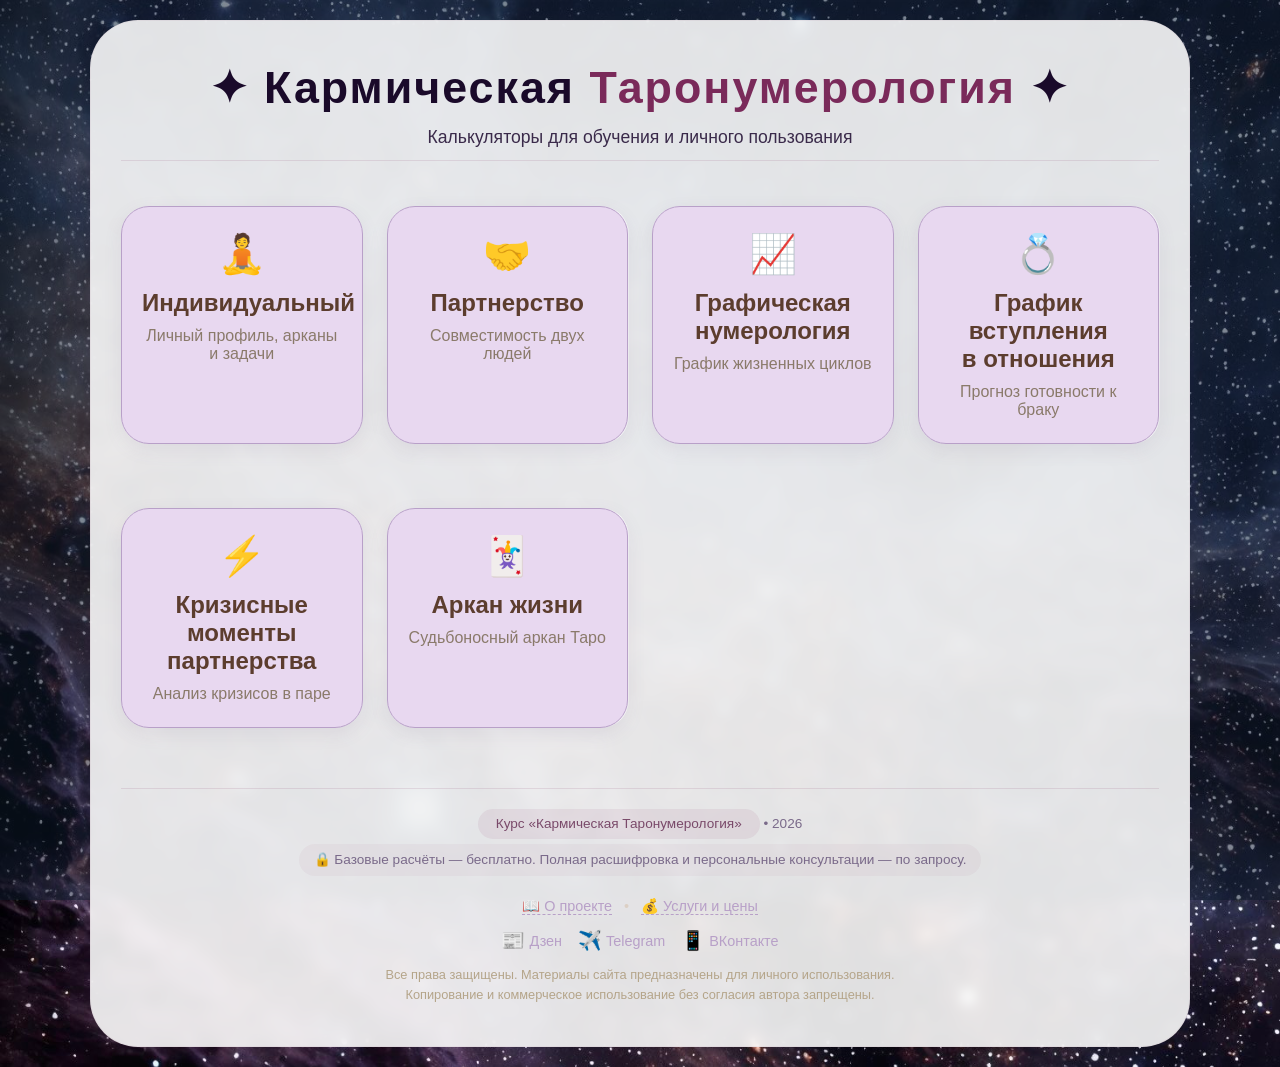
<file: index.html>
<!DOCTYPE html>
<html lang="ru">
<head>
  <meta charset="UTF-8">
  <meta name="viewport" content="width=device-width, initial-scale=1.0">
  <title>Кармическая Таронумерология</title>
  <link rel="stylesheet" href="style.css">
</head>
<body class="home">
<div class="container">
  <h1>✦ Кармическая <span>Таронумерология</span> ✦</h1>
  <div class="sub">Калькуляторы для обучения и личного пользования</div>

  <div class="grid">
    <a href="solo.html" class="card" style="text-align:center;">
      <span style="font-size:2.4rem; display:block;">🧘</span>
      <h2 style="font-size:1.5rem; margin-bottom:10px; color:#5c3d2e;">Индивидуальный</h2>
      <p style="color:#8a7a6a;">Личный профиль, арканы и задачи</p>
    </a>
    <a href="duo.html" class="card" style="text-align:center;">
      <span style="font-size:2.4rem; display:block;">🤝</span>
      <h2 style="font-size:1.5rem; margin-bottom:10px; color:#5c3d2e;">Партнерство</h2>
      <p style="color:#8a7a6a;">Совместимость двух людей</p>
    </a>
    <a href="grafic_year.html" class="card" style="text-align:center;">
      <span style="font-size:2.4rem; display:block;">📈</span>
      <h2 style="font-size:1.5rem; margin-bottom:10px; color:#5c3d2e;">Графическая нумерология</h2>
      <p style="color:#8a7a6a;">График жизненных циклов</p>
    </a>
    <a href="graficwedding.html" class="card" style="text-align:center;">
      <span style="font-size:2.4rem; display:block;">💍</span>
      <h2 style="font-size:1.5rem; margin-bottom:10px; color:#5c3d2e;">График вступления<br>в отношения</h2>
      <p style="color:#8a7a6a;">Прогноз готовности к браку</p>
    </a>
    <a href="crisis.html" class="card" style="text-align:center;">
      <span style="font-size:2.4rem; display:block;">⚡</span>
      <h2 style="font-size:1.5rem; margin-bottom:10px; color:#5c3d2e;">Кризисные моменты<br>партнерства</h2>
      <p style="color:#8a7a6a;">Анализ кризисов в паре</p>
    </a>
    <a href="lifearcan.html" class="card" style="text-align:center;">
      <span style="font-size:2.4rem; display:block;">🃏</span>
      <h2 style="font-size:1.5rem; margin-bottom:10px; color:#5c3d2e;">Аркан жизни</h2>
      <p style="color:#8a7a6a;">Судьбоносный аркан Таро</p>
    </a>
  </div>

  <div class="footer">
  <div>
    <span class="course">Курс «Кармическая Таронумерология»</span> • 2026
  </div>
  <div class="paid-note">
    🔒 Базовые расчёты — бесплатно. Полная расшифровка и персональные консультации — по запросу.
  </div>
  <div style="margin-top:8px; font-size:0.9rem; line-height:1.8;">
    <a href="https://tarokarm.zenclass.ru/school/products" target="_blank">📖 О проекте</a>
    <span style="margin:0 8px; color:#dccfc4;">•</span>
    <a href="https://vk.com/club239663402" target="_blank">💰 Услуги и цены</a>
  </div>
  <div style="margin-top:6px; font-size:0.9rem; display:flex; justify-content:center; gap:16px; flex-wrap:wrap;">
    <a href="https://dzen.ru/trina" target="_blank" style="display:inline-flex; align-items:center; gap:4px; border-bottom:none;">
      <span style="font-size:1.2rem;">📰</span> Дзен
    </a>
    <a href="https://t.me/magnitinka" target="_blank" style="display:inline-flex; align-items:center; gap:4px; border-bottom:none;">
      <span style="font-size:1.2rem;">✈️</span> Telegram
    </a>
    <a href="https://vk.com/club239663402" target="_blank" style="display:inline-flex; align-items:center; gap:4px; border-bottom:none;">
      <span style="font-size:1.2rem;">📱</span> ВКонтакте
    </a>
  </div>
  <div style="margin-top:8px; font-size:0.8rem; color:#b5a58a;">
    Все права защищены. Материалы сайта предназначены для личного использования.
    <br>Копирование и коммерческое использование без согласия автора запрещены.
  </div>
</div>
</file>
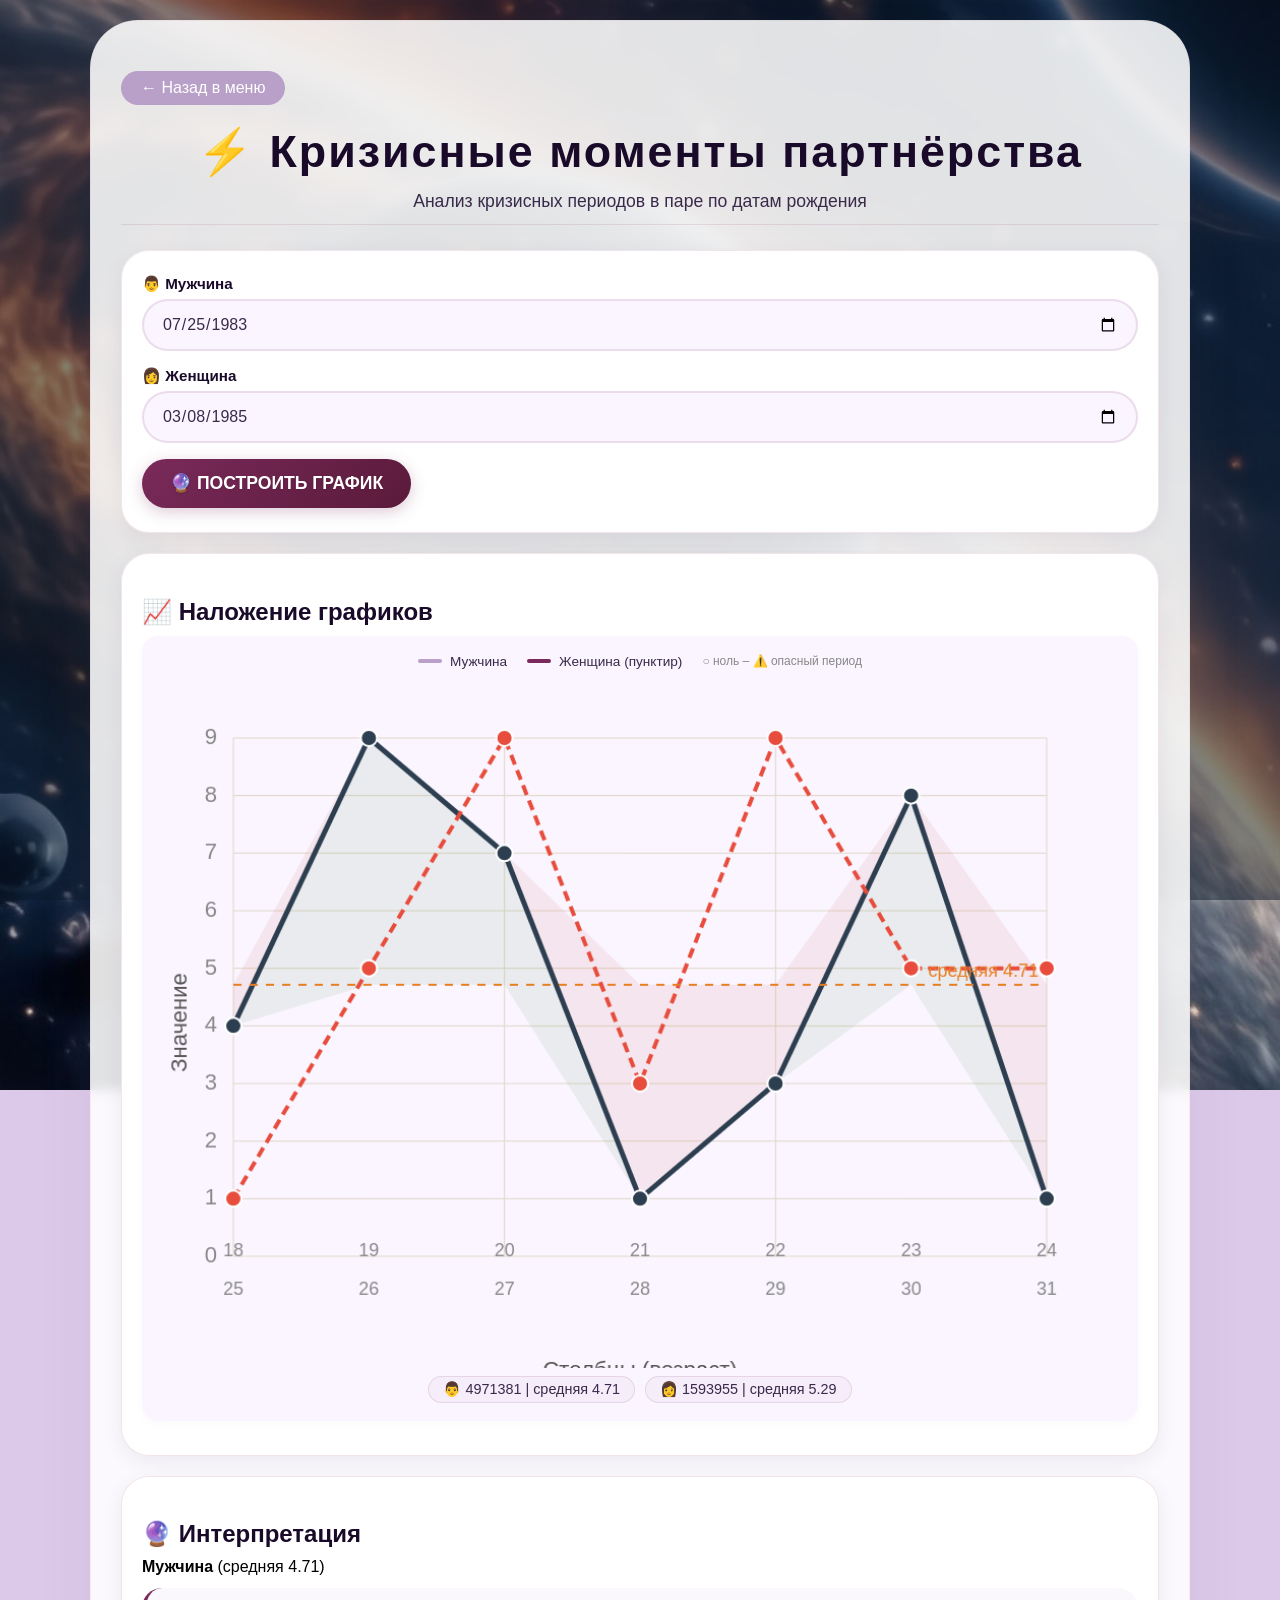
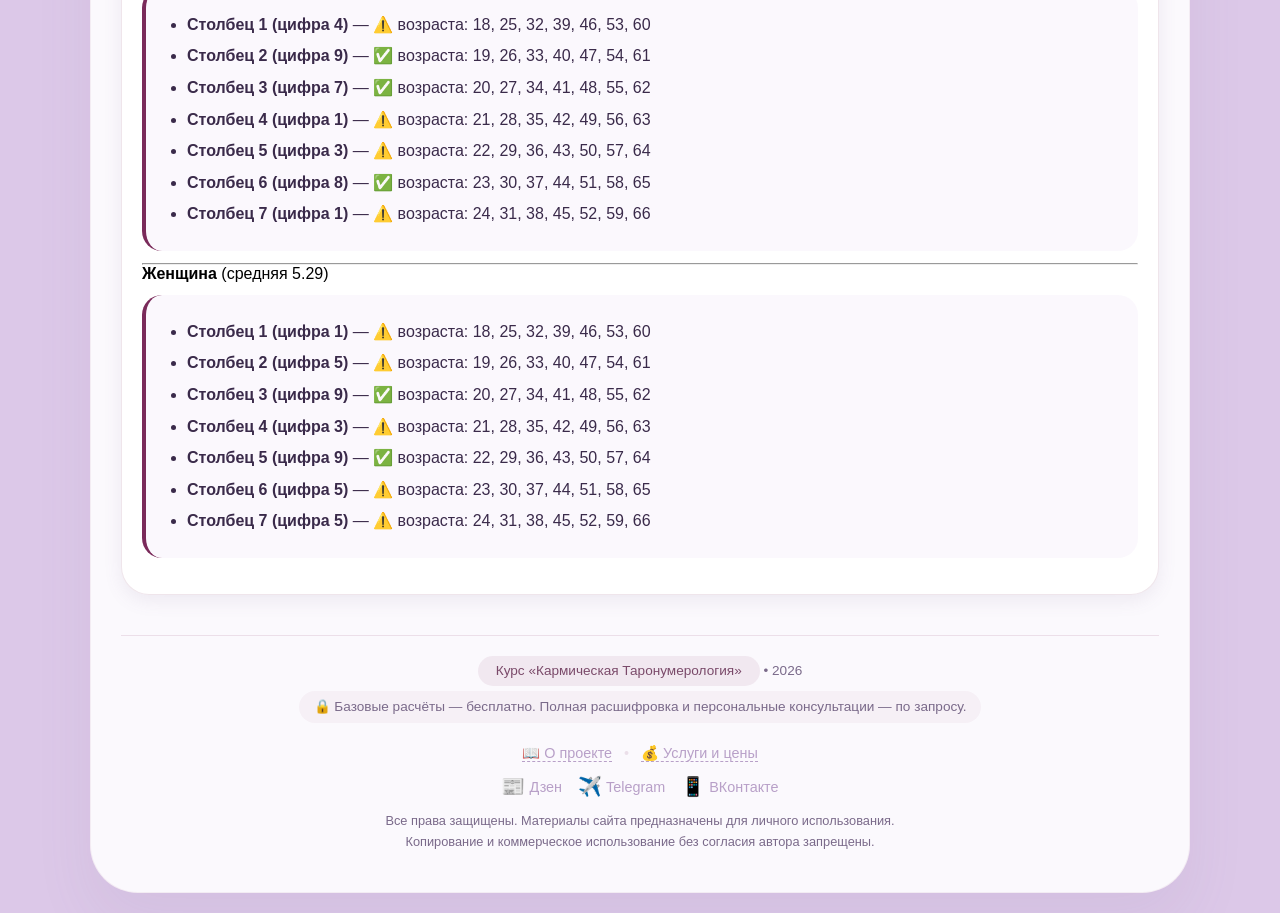
<file: crisis.html>
<!DOCTYPE html>
<html lang="ru">
<head>
  <meta charset="UTF-8">
  <meta name="viewport" content="width=device-width, initial-scale=1.0, maximum-scale=1.0, user-scalable=yes">
  <title>Кризисные моменты партнёрства</title>
  <link rel="stylesheet" href="style.css">
</head>
<body>
<div class="container">
  <a href="index.html" class="back-link">← Назад в меню</a>
  <h1>⚡ Кризисные моменты партнёрства</h1>
  <p class="sub">Анализ кризисных периодов в паре по датам рождения</p>

  <div class="card">
    <div class="input-group">
      <label>👨 Мужчина</label>
      <input type="date" id="manDate" value="1983-07-25">
    </div>
    <div class="input-group">
      <label>👩 Женщина</label>
      <input type="date" id="womanDate" value="1985-03-08">
    </div>
    <button id="calcBtn" class="btn btn-primary">🔮 ПОСТРОИТЬ ГРАФИК</button>
    <button id="pdfBtn" class="btn btn-pdf" style="margin-top:8px;">📄 ВЫВЕСТИ В PDF</button>
  </div>

  <div id="result" class="result"></div>

  <div class="footer">
  <div>
    <span class="course">Курс «Кармическая Таронумерология»</span> • 2026
  </div>
  <div class="paid-note">
    🔒 Базовые расчёты — бесплатно. Полная расшифровка и персональные консультации — по запросу.
  </div>
  <div style="margin-top:8px; font-size:0.9rem; line-height:1.8;">
    <a href="https://tarokarm.zenclass.ru/school/products" target="_blank">📖 О проекте</a>
    <span style="margin:0 8px; color:var(--border-color);">•</span>
    <a href="https://vk.com/club239663402" target="_blank">💰 Услуги и цены</a>
  </div>
  <div style="margin-top:6px; font-size:0.9rem; display:flex; justify-content:center; gap:16px; flex-wrap:wrap;">
    <a href="https://dzen.ru/trina" target="_blank" style="display:inline-flex; align-items:center; gap:4px; border-bottom:none;">
      <span style="font-size:1.2rem;">📰</span> Дзен
    </a>
    <a href="https://t.me/magnitinka" target="_blank" style="display:inline-flex; align-items:center; gap:4px; border-bottom:none;">
      <span style="font-size:1.2rem;">✈️</span> Telegram
    </a>
    <a href="https://vk.com/club239663402" target="_blank" style="display:inline-flex; align-items:center; gap:4px; border-bottom:none;">
      <span style="font-size:1.2rem;">📱</span> ВКонтакте
    </a>
  </div>
  <div style="margin-top:8px; font-size:0.8rem; color:var(--text-muted);">
    Все права защищены. Материалы сайта предназначены для личного использования.
    <br>Копирование и коммерческое использование без согласия автора запрещены.
  </div>
</div>

<script>
// ===== ПОЛНЫЙ JS-КОД CRISIS =====
(function() {
    function pad2(n) { return String(n).padStart(2, '0'); }

    function calcGraph(birthDate) {
        if (!birthDate) return null;
        const parts = birthDate.split('-');
        if (parts.length !== 3) return null;
        const year = parseInt(parts[0], 10);
        const month = parseInt(parts[1], 10);
        const day = parseInt(parts[2], 10);
        if (isNaN(year) || isNaN(month) || isNaN(day)) return null;

        const dm = parseInt(pad2(day) + pad2(month), 10);
        const product = dm * year;
        let productStr = String(product);
        while (productStr.length < 7) productStr = '0' + productStr;
        if (productStr.length > 7) productStr = productStr.slice(0, 7);

        const digits = productStr.split('').map(Number);
        const sum = digits.reduce((a, b) => a + b, 0);
        const avg = sum / 7;

        const topAges = [18, 19, 20, 21, 22, 23, 24];
        const bottomAges = [25, 26, 27, 28, 29, 30, 31];

        return { digits, avg, productStr, dm, year, sum, topAges, bottomAges };
    }

    function drawChart(manData, womanData, container) {
        if (!manData || !womanData) return;

        const wrapper = document.createElement('div');
        wrapper.className = 'chart-container';
        const canvas = document.createElement('canvas');
        wrapper.appendChild(canvas);
        container.appendChild(wrapper);

        const width = Math.min(480, window.innerWidth - 40);
        const height = Math.max(340, width * 0.6);
        canvas.width = width * 2;
        canvas.height = height * 2;
        canvas.style.width = width + 'px';
        canvas.style.height = height + 'px';

        const ctx = canvas.getContext('2d');
        ctx.scale(2, 2);

        const numPoints = manData.digits.length;
        const pad = { top: 30, bottom: 55, left: 40, right: 40 };
        const chartW = width - pad.left - pad.right;
        const chartH = height - pad.top - pad.bottom;
        const maxVal = 9;

        function xPos(index) {
            return pad.left + (index / (numPoints - 1)) * chartW;
        }
        function yPos(val) {
            return pad.top + chartH - (val / maxVal) * chartH;
        }

        ctx.clearRect(0, 0, width, height);

        ctx.strokeStyle = '#e0d6c6';
        ctx.lineWidth = 0.5;
        ctx.textAlign = 'right';
        ctx.textBaseline = 'middle';
        ctx.fillStyle = '#888';
        ctx.font = '11px sans-serif';
        for (let v = 0; v <= 9; v++) {
            const y = yPos(v);
            ctx.beginPath();
            ctx.moveTo(pad.left, y);
            ctx.lineTo(width - pad.right, y);
            ctx.stroke();
            ctx.fillStyle = '#888';
            ctx.fillText(v.toString(), pad.left - 8, y);
        }
        ctx.save();
        ctx.translate(14, height / 2);
        ctx.rotate(-Math.PI / 2);
        ctx.textAlign = 'center';
        ctx.textBaseline = 'middle';
        ctx.fillStyle = '#555';
        ctx.font = '11px sans-serif';
        ctx.fillText('Значение', 0, 0);
        ctx.restore();

        ctx.textAlign = 'center';
        ctx.textBaseline = 'top';
        ctx.fillStyle = '#888';
        ctx.font = '9px sans-serif';
        for (let i = 0; i < numPoints; i++) {
            const x = xPos(i);
            if (i % 2 === 0) {
                ctx.beginPath();
                ctx.moveTo(x, pad.top);
                ctx.lineTo(x, height - pad.bottom);
                ctx.strokeStyle = '#e0d6c6';
                ctx.lineWidth = 0.5;
                ctx.stroke();
            }
            ctx.fillStyle = '#888';
            ctx.textBaseline = 'bottom';
            ctx.fillText(manData.topAges[i].toString(), x, height - pad.bottom + 2);
            ctx.textBaseline = 'top';
            ctx.fillText(manData.bottomAges[i].toString(), x, height - pad.bottom + 12);
        }
        ctx.fillStyle = '#555';
        ctx.font = '11px sans-serif';
        ctx.textBaseline = 'top';
        ctx.textAlign = 'center';
        ctx.fillText('Столбцы (возраст)', width / 2, height - 4);

        const datasets = [
            { data: manData, color: '#2c3e50', label: 'Мужчина', dash: [] },
            { data: womanData, color: '#e74c3c', label: 'Женщина', dash: [5, 3] }
        ];

        datasets.forEach(ds => {
            const d = ds.data.digits;
            const avg = ds.data.avg;
            const avgY = yPos(avg);

            if (ds.label === 'Мужчина') {
                ctx.beginPath();
                for (let i = 0; i < numPoints; i++) {
                    const x = xPos(i);
                    const y = yPos(d[i]);
                    if (i === 0) ctx.moveTo(x, y);
                    else ctx.lineTo(x, y);
                }
                for (let i = numPoints - 1; i >= 0; i--) {
                    const x = xPos(i);
                    const y = d[i] > avg ? yPos(avg) : yPos(d[i]);
                    if (i === numPoints - 1) ctx.lineTo(x, y);
                    else ctx.lineTo(x, y);
                }
                ctx.closePath();
                ctx.fillStyle = 'rgba(46, 125, 50, 0.08)';
                ctx.fill();

                ctx.beginPath();
                for (let i = 0; i < numPoints; i++) {
                    const x = xPos(i);
                    const y = yPos(d[i]);
                    if (i === 0) ctx.moveTo(x, y);
                    else ctx.lineTo(x, y);
                }
                for (let i = numPoints - 1; i >= 0; i--) {
                    const x = xPos(i);
                    const y = d[i] < avg ? yPos(avg) : yPos(d[i]);
                    if (i === numPoints - 1) ctx.lineTo(x, y);
                    else ctx.lineTo(x, y);
                }
                ctx.closePath();
                ctx.fillStyle = 'rgba(192, 57, 43, 0.08)';
                ctx.fill();
            }

            ctx.beginPath();
            for (let i = 0; i < numPoints; i++) {
                const x = xPos(i);
                const y = yPos(d[i]);
                if (i === 0) ctx.moveTo(x, y);
                else ctx.lineTo(x, y);
            }
            ctx.strokeStyle = ds.color;
            ctx.lineWidth = ds.label === 'Мужчина' ? 2.5 : 2;
            ctx.setLineDash(ds.dash);
            ctx.stroke();
            ctx.setLineDash([]);

            for (let i = 0; i < numPoints; i++) {
                const x = xPos(i);
                const y = yPos(d[i]);
                ctx.beginPath();
                ctx.arc(x, y, 4, 0, Math.PI * 2);
                ctx.fillStyle = ds.color;
                ctx.fill();
                ctx.strokeStyle = '#fff';
                ctx.lineWidth = 1;
                ctx.stroke();
                if (d[i] === 0) {
                    ctx.beginPath();
                    ctx.moveTo(x - 5, y - 5);
                    ctx.lineTo(x + 5, y + 5);
                    ctx.moveTo(x + 5, y - 5);
                    ctx.lineTo(x - 5, y + 5);
                    ctx.strokeStyle = '#c0392b';
                    ctx.lineWidth = 2;
                    ctx.stroke();
                }
            }
        });

        const avgMan = manData.avg;
        const avgY = yPos(avgMan);
        ctx.beginPath();
        ctx.moveTo(pad.left, avgY);
        ctx.lineTo(width - pad.right, avgY);
        ctx.strokeStyle = '#e67e22';
        ctx.lineWidth = 1;
        ctx.setLineDash([4, 4]);
        ctx.stroke();
        ctx.setLineDash([]);
        ctx.fillStyle = '#e67e22';
        ctx.font = '9px sans-serif';
        ctx.textAlign = 'right';
        ctx.textBaseline = 'bottom';
        ctx.fillText('средняя ' + avgMan.toFixed(2), width - pad.right - 4, avgY - 2);

        const legendDiv = document.createElement('div');
        legendDiv.className = 'legend';
        legendDiv.innerHTML = `
            <div class="legend-item"><span class="legend-color man"></span> Мужчина</div>
            <div class="legend-item"><span class="legend-color woman"></span> Женщина (пунктир)</div>
            <div style="font-size:12px; color:#888;">○ ноль – ⚠️ опасный период</div>
        `;
        wrapper.insertBefore(legendDiv, canvas);

        const statsDiv = document.createElement('div');
        statsDiv.className = 'stats';
        statsDiv.innerHTML = `
            <span>👨 ${manData.productStr} | средняя ${manData.avg.toFixed(2)}</span>
            <span>👩 ${womanData.productStr} | средняя ${womanData.avg.toFixed(2)}</span>
        `;
        wrapper.appendChild(statsDiv);
    }

    function render() {
        const manDate = document.getElementById('manDate').value;
        const womanDate = document.getElementById('womanDate').value;
        const resultDiv = document.getElementById('result');

        if (!manDate || !womanDate) {
            resultDiv.innerHTML = '<div class="card" style="color:#aa8866;">⚠️ Выберите даты обоих партнёров.</div>';
            return;
        }
        const manData = calcGraph(manDate);
        const womanData = calcGraph(womanDate);
        if (!manData || !womanData) {
            resultDiv.innerHTML = '<div class="card" style="color:#aa8866;">⚠️ Ошибка в датах.</div>';
            return;
        }

        resultDiv.innerHTML = '';
        const card = document.createElement('div');
        card.className = 'card';
        card.innerHTML = `<h3>📈 Наложение графиков</h3>`;
        resultDiv.appendChild(card);
        drawChart(manData, womanData, card);

        const interpCard = document.createElement('div');
        interpCard.className = 'card';
        interpCard.innerHTML = `<h3>🔮 Интерпретация</h3>`;

        function buildInterp(data, label) {
            const hasZero = data.digits.includes(0);
            let html = `<p><strong>${label}</strong> (средняя ${data.avg.toFixed(2)})</p>`;
            if (hasZero) {
                html += `<div class="warning">⚠️ Присутствует <span class="zero-highlight">0</span> – угроза разрыва!</div>`;
            }
            html += `<div class="result-block"><ul>`;
            for (let i = 0; i < data.digits.length; i++) {
                const ages = [];
                for (let age = 18 + i; age <= 66; age += 7) {
                    ages.push(age);
                }
                const status = data.digits[i] > data.avg ? '✅' : data.digits[i] < data.avg ? '⚠️' : '➖';
                let digitDisplay = `${data.digits[i]}`;
                if (data.digits[i] === 0) digitDisplay = `<span class="zero-highlight">0 (угроза!)</span>`;
                html += `<li><strong>Столбец ${i+1} (цифра ${digitDisplay})</strong> — ${status} возраста: ${ages.join(', ')}</li>`;
            }
            html += '</ul></div>';
            return html;
        }

        interpCard.innerHTML += buildInterp(manData, 'Мужчина');
        interpCard.innerHTML += '<hr>';
        interpCard.innerHTML += buildInterp(womanData, 'Женщина');
        resultDiv.appendChild(interpCard);
    }

    document.getElementById('calcBtn').addEventListener('click', render);

    // ===== PDF ОБРАБОТЧИК (БЕЗ ПРОВЕРОК) =====
    document.getElementById('pdfBtn').addEventListener('click', function() {
        setTimeout(function() {
            window.print();
        }, 300);
    });

    window.addEventListener('DOMContentLoaded', render);
})();
</script>
</body>
</html>
</file>
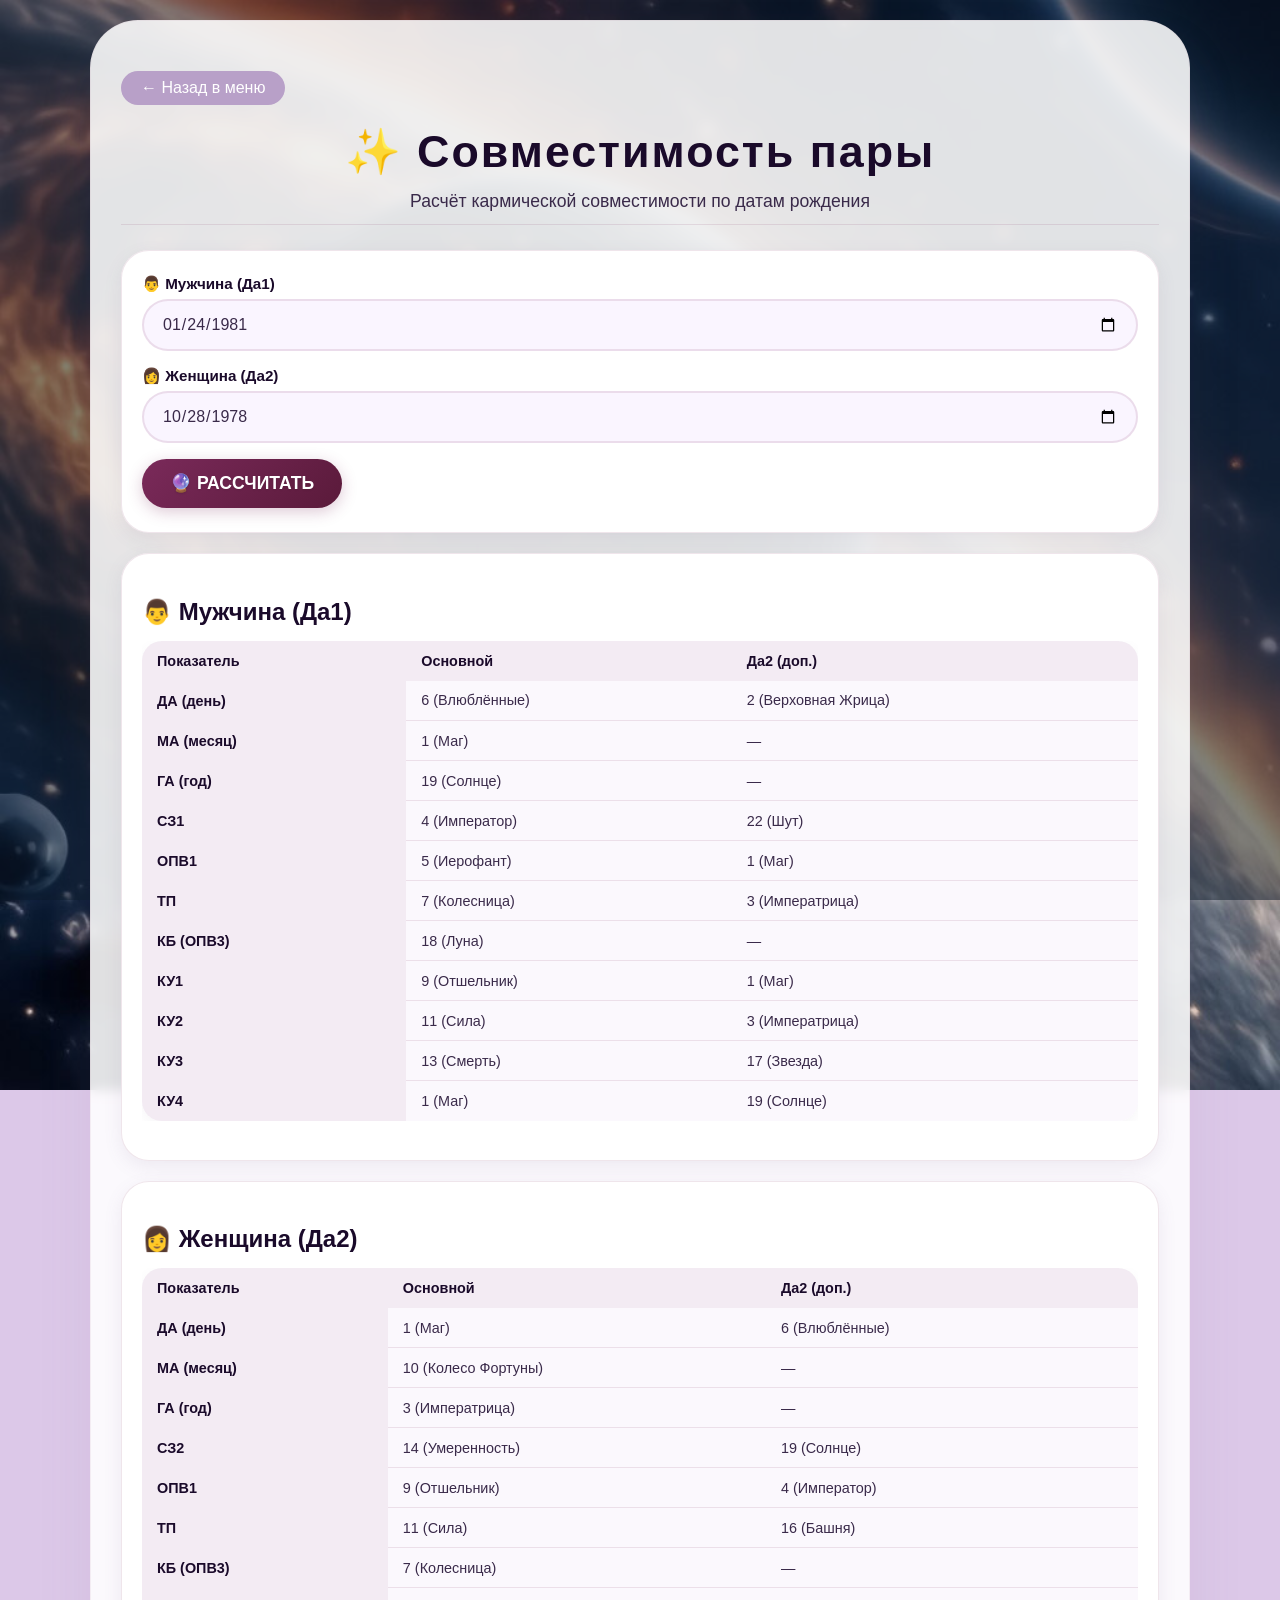
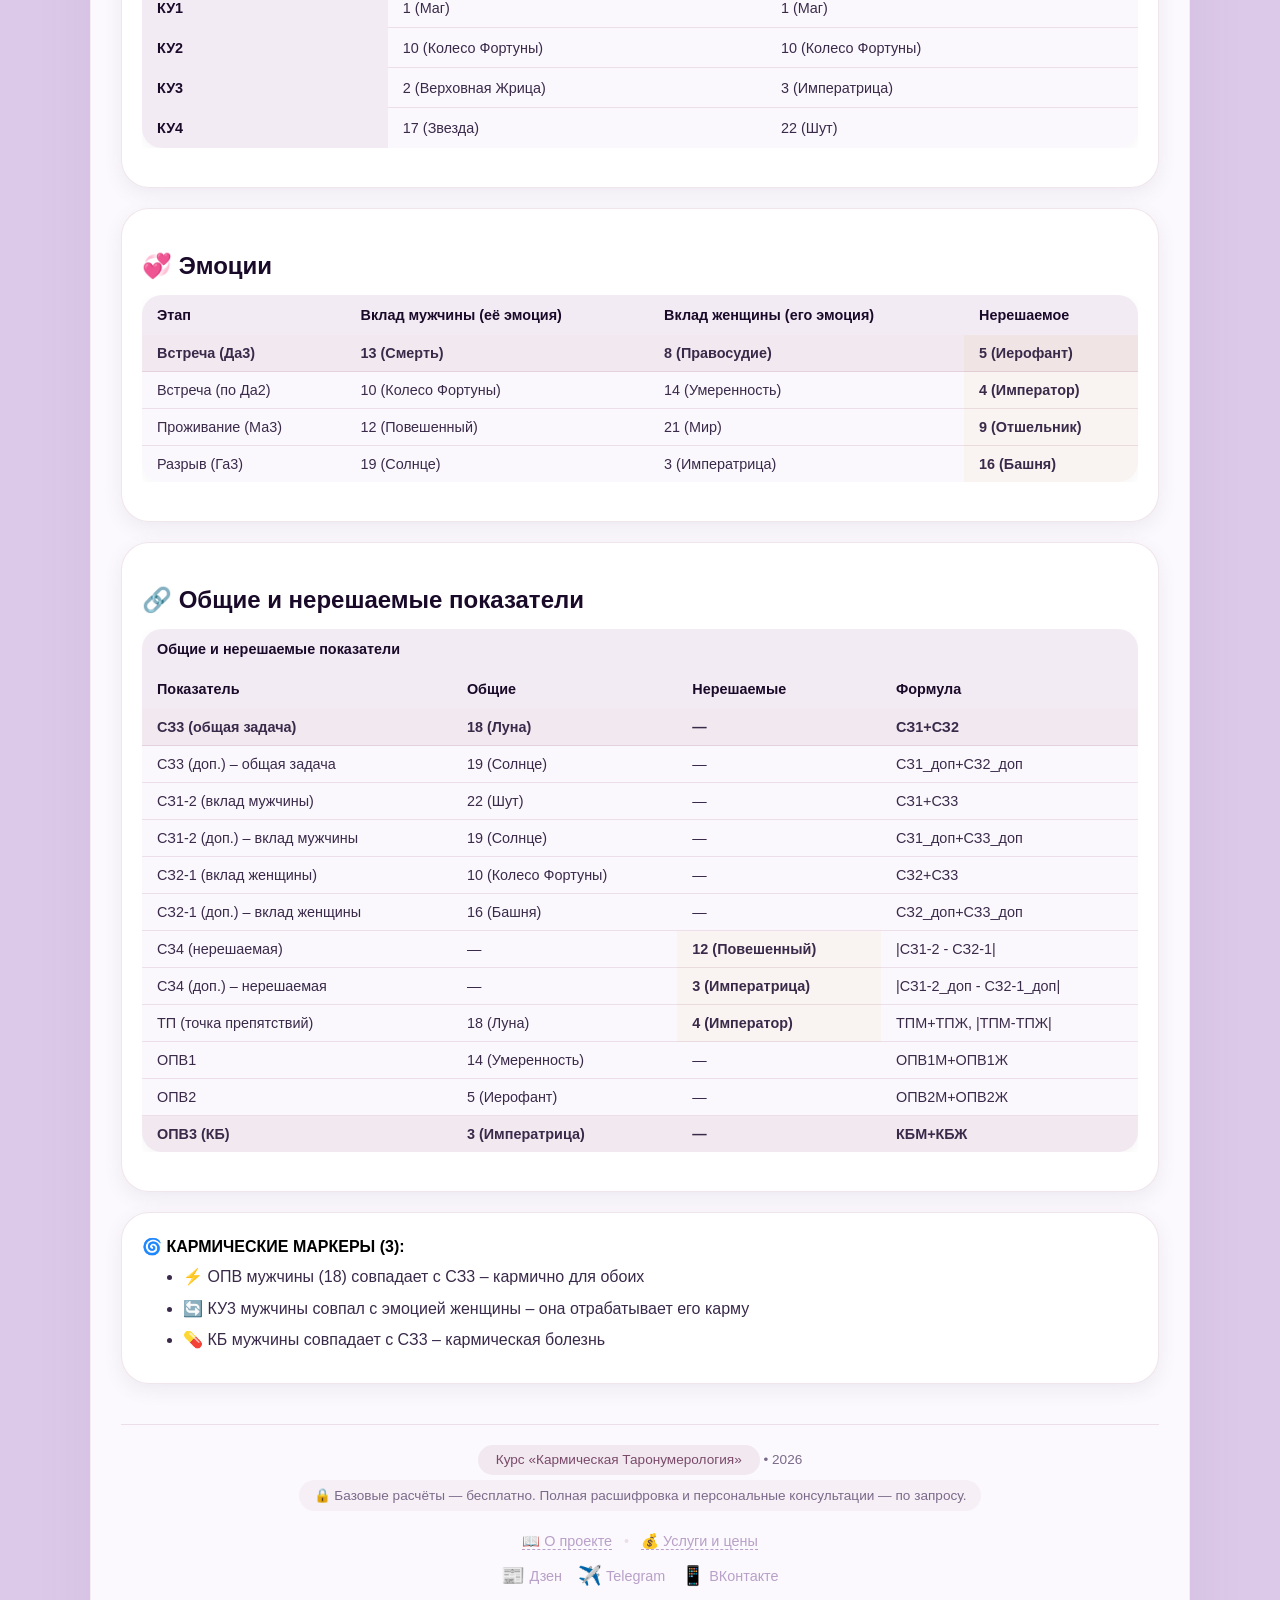
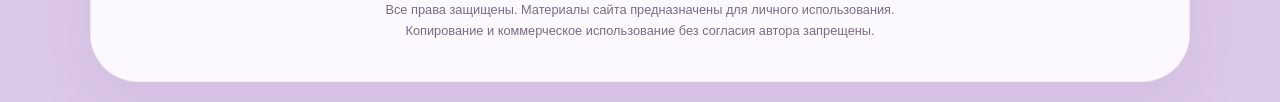
<file: duo.html>
<!DOCTYPE html>
<html lang="ru">
<head>
  <meta charset="UTF-8">
  <meta name="viewport" content="width=device-width, initial-scale=1.0, maximum-scale=1.0, user-scalable=yes">
  <title>Совместимость пары</title>
  <link rel="stylesheet" href="style.css">
</head>
<body>
<div class="container">
  <a href="index.html" class="back-link">← Назад в меню</a>
  <h1>✨ Совместимость пары</h1>
  <p class="sub">Расчёт кармической совместимости по датам рождения</p>

  <div class="card">
    <div class="input-group">
      <label>👨 Мужчина (Да1)</label>
      <input type="date" id="manDate" value="1981-01-24">
    </div>
    <div class="input-group">
      <label>👩 Женщина (Да2)</label>
      <input type="date" id="womanDate" value="1978-10-28">
    </div>
    <button id="calcBtn" class="btn btn-primary">🔮 РАССЧИТАТЬ</button>
    <button id="pdfBtn" class="btn btn-pdf" style="margin-top:8px;">📄 РАСПЕЧАТАТЬ / PDF</button>
  </div>

  <div id="results"></div>

  <div class="footer">
  <div>
    <span class="course">Курс «Кармическая Таронумерология»</span> • 2026
  </div>
  <div class="paid-note">
    🔒 Базовые расчёты — бесплатно. Полная расшифровка и персональные консультации — по запросу.
  </div>
  <div style="margin-top:8px; font-size:0.9rem; line-height:1.8;">
    <a href="https://tarokarm.zenclass.ru/school/products" target="_blank">📖 О проекте</a>
    <span style="margin:0 8px; color:var(--border-color);">•</span>
    <a href="https://vk.com/club239663402" target="_blank">💰 Услуги и цены</a>
  </div>
  <div style="margin-top:6px; font-size:0.9rem; display:flex; justify-content:center; gap:16px; flex-wrap:wrap;">
    <a href="https://dzen.ru/trina" target="_blank" style="display:inline-flex; align-items:center; gap:4px; border-bottom:none;">
      <span style="font-size:1.2rem;">📰</span> Дзен
    </a>
    <a href="https://t.me/magnitinka" target="_blank" style="display:inline-flex; align-items:center; gap:4px; border-bottom:none;">
      <span style="font-size:1.2rem;">✈️</span> Telegram
    </a>
    <a href="https://vk.com/club239663402" target="_blank" style="display:inline-flex; align-items:center; gap:4px; border-bottom:none;">
      <span style="font-size:1.2rem;">📱</span> ВКонтакте
    </a>
  </div>
  <div style="margin-top:8px; font-size:0.8rem; color:var(--text-muted);">
    Все права защищены. Материалы сайта предназначены для личного использования.
    <br>Копирование и коммерческое использование без согласия автора запрещены.
  </div>
</div>

<script>
// ===== ПОЛНЫЙ JS-КОД DUO =====
(function() {
    function toArcane(num) {
        if (num === 0) return 22;
        let r = num;
        while (r > 22) r -= 22;
        while (r < 1) r += 22;
        return r;
    }
    function digitSum(num) {
        return String(Math.abs(num)).split('').reduce((s, d) => s + parseInt(d, 10), 0);
    }
    function getDoubleDA(day) {
        const map = {
            23: { main: 5, additional: 1 },
            24: { main: 6, additional: 2 },
            25: { main: 7, additional: 3 },
            26: { main: 8, additional: 4 },
            27: { main: 9, additional: 5 },
            28: { main: 1, additional: 6 },
            29: { main: 2, additional: 7 },
            30: { main: 3, additional: 8 },
            31: { main: 4, additional: 9 }
        };
        return map[day] || null;
    }

    function calcPerson(birthDate) {
        const [year, month, day] = birthDate.split('-').map(Number);
        if (isNaN(year) || isNaN(month) || isNaN(day)) return null;
        const doubleDA = getDoubleDA(day);
        const mainNumber = doubleDA ? doubleDA.main : toArcane(day);
        const additionalNumber = doubleDA ? doubleDA.additional : null;
        const ma = toArcane(month);
        const ga = toArcane(digitSum(year));

        function compute(daVal) {
            const cz = toArcane(daVal + ma + ga);
            const opv = toArcane(Math.abs(daVal - ma));
            const tp = toArcane(daVal + ma);
            const kb = toArcane(Math.abs(ma - ga));
            const ku1 = toArcane(cz + opv);
            const ku2 = toArcane(daVal + opv);
            const ku3 = toArcane(Math.abs(daVal - ga));
            const ku4 = toArcane(ga + cz);
            return { cz, opv, tp, kb, ku1, ku2, ku3, ku4 };
        }

        const mainCalc = compute(mainNumber);
        const secondaryCalc = additionalNumber ? compute(additionalNumber) : null;
        const kbCommon = toArcane(Math.abs(ma - ga));
        return { mainNumber, additionalNumber, ma, ga, main: mainCalc, secondary: secondaryCalc, kbCommon };
    }

    const arcaneNames = {
        1:"Маг",2:"Верховная Жрица",3:"Императрица",4:"Император",
        5:"Иерофант",6:"Влюблённые",7:"Колесница",8:"Правосудие",
        9:"Отшельник",10:"Колесо Фортуны",11:"Сила",12:"Повешенный",
        13:"Смерть",14:"Умеренность",15:"Дьявол",16:"Башня",
        17:"Звезда",18:"Луна",19:"Солнце",20:"Страшный Суд",
        21:"Мир",22:"Шут"
    };
    function nameA(a) { return arcaneNames[a] || a; }

    function calcCompatibility(man, woman) {
        const mMain = man.mainNumber, wMain = woman.mainNumber;
        const mAdd = man.additionalNumber, wAdd = woman.additionalNumber;
        const mMa = man.ma, wMa = woman.ma;
        const mGa = man.ga, wGa = woman.ga;

        const da3 = toArcane(mMain + wMain);
        let da3_2 = null;
        if (mAdd !== null && wAdd !== null) da3_2 = toArcane(mAdd + wAdd);
        const ma3 = toArcane(mMa + wMa);
        const ga3 = toArcane(mGa + wGa);

        const emMeetMan = toArcane(mMain + da3);
        const emMeetWoman = toArcane(wMain + da3);
        const unsolvedMeet = toArcane(Math.abs(emMeetMan - emMeetWoman));

        let emMeetMan2 = null, emMeetWoman2 = null, unsolvedMeet2 = null;
        if (mAdd !== null && wAdd !== null) {
            const da3_2sum = mAdd + wAdd;
            emMeetMan2 = toArcane(mAdd + da3_2sum);
            emMeetWoman2 = toArcane(wAdd + da3_2sum);
            unsolvedMeet2 = toArcane(Math.abs(emMeetMan2 - emMeetWoman2));
        }

        const emLiveMan = toArcane(mMa + ma3);
        const emLiveWoman = toArcane(wMa + ma3);
        const unsolvedLive = toArcane(Math.abs(emLiveMan - emLiveWoman));

        const emBreakMan = toArcane(mGa + ga3);
        const emBreakWoman = toArcane(wGa + ga3);
        const unsolvedBreak = toArcane(Math.abs(emBreakMan - emBreakWoman));

        const cz1 = man.main.cz;
        const cz2 = woman.main.cz;
        const cz3 = toArcane(cz1 + cz2);
        const cz1_2 = toArcane(cz1 + cz3);
        const cz2_1 = toArcane(cz2 + cz3);
        const cz4 = toArcane(Math.abs(cz1_2 - cz2_1));

        let cz1_add = null, cz2_add = null, cz3_add = null, cz1_2_add = null, cz2_1_add = null, cz4_add = null;
        if (man.secondary && woman.secondary) {
            cz1_add = man.secondary.cz;
            cz2_add = woman.secondary.cz;
            cz3_add = toArcane(cz1_add + cz2_add);
            cz1_2_add = toArcane(cz1_add + cz3_add);
            cz2_1_add = toArcane(cz2_add + cz3_add);
            cz4_add = toArcane(Math.abs(cz1_2_add - cz2_1_add));
        }

        const tpCommon = toArcane(man.main.tp + woman.main.tp);
        const unsolvedTP = toArcane(Math.abs(man.main.tp - woman.main.tp));

        const opv1Man = man.main.opv, opv2Man = man.secondary?.opv ?? null, opv3Man = man.kbCommon;
        const opv1Woman = woman.main.opv, opv2Woman = woman.secondary?.opv ?? null, opv3Woman = woman.kbCommon;

        const opvCommon1 = toArcane(opv1Man + opv1Woman);
        const opvCommon2 = (opv2Man !== null && opv2Woman !== null) ? toArcane(opv2Man + opv2Woman) : null;
        const opvCommon3 = toArcane(opv3Man + opv3Woman);

        return {
            da3, da3_2, ma3, ga3,
            emMeetMan, emMeetWoman, unsolvedMeet,
            emMeetMan2, emMeetWoman2, unsolvedMeet2,
            emLiveMan, emLiveWoman, unsolvedLive,
            emBreakMan, emBreakWoman, unsolvedBreak,
            cz1, cz2, cz3, cz1_2, cz2_1, cz4,
            cz1_add, cz2_add, cz3_add, cz1_2_add, cz2_1_add, cz4_add,
            tpCommon, unsolvedTP,
            opv1Man, opv2Man, opv3Man, opv1Woman, opv2Woman, opv3Woman,
            opvCommon1, opvCommon2, opvCommon3,
            man, woman
        };
    }

    function getKarmicMarkers(man, woman, compat) {
        const markers = [];
        const mKu3 = man.main.ku3, wKu3 = woman.main.ku3;
        const emMan = compat.emMeetMan;
        const emWoman = compat.emMeetWoman;
        const da3 = compat.da3;
        const ma3 = compat.ma3;
        const cz3 = compat.cz3;
        const cz1_2 = compat.cz1_2;
        const cz2_1 = compat.cz2_1;

        const opvMan = [compat.opv1Man, compat.opv2Man, compat.opv3Man].filter(v => v !== null);
        const opvWoman = [compat.opv1Woman, compat.opv2Woman, compat.opv3Woman].filter(v => v !== null);

        if (opvMan.includes(cz3)) markers.push(`⚡ ОПВ мужчины (${cz3}) совпадает с СЗ3 – кармично для обоих`);
        if (opvWoman.includes(cz3)) markers.push(`⚡ ОПВ женщины (${cz3}) совпадает с СЗ3 – кармично для обоих`);

        if (opvMan.includes(cz1_2)) markers.push(`⚠️ ОПВ мужчины совпадает с его вкладом (СЗ1-2=${cz1_2}) – страдает второй партнёр (перетяжка)`);
        if (opvWoman.includes(cz2_1)) markers.push(`⚠️ ОПВ женщины совпадает с её вкладом (СЗ2-1=${cz2_1}) – страдает второй партнёр (перетяжка)`);

        if (opvMan.includes(cz2_1)) markers.push(`🎭 ОПВ мужчины совпадает с вкладом женщины (СЗ2-1=${cz2_1}) – переброс кармы на женщину`);
        if (opvWoman.includes(cz1_2)) markers.push(`🎭 ОПВ женщины совпадает с вкладом мужчины (СЗ1-2=${cz1_2}) – переброс кармы на мужчину`);

        if (mKu3 === da3 || mKu3 === ma3) markers.push(`🏛️ КУ3 мужчины (${mKu3}) совпал с крышей – кармично для обоих`);
        if (wKu3 === da3 || wKu3 === ma3) markers.push(`🏛️ КУ3 женщины (${wKu3}) совпал с крышей – кармично для обоих`);

        if (mKu3 === emMan) markers.push(`🔄 КУ3 мужчины совпал с эмоцией женщины – она отрабатывает его карму`);
        if (wKu3 === emWoman) markers.push(`🔄 КУ3 женщины совпал с эмоцией мужчины – он отрабатывает её карму`);

        const roofValues = [da3, ma3];
        let countMan = roofValues.filter(v => v === mKu3).length;
        let countWoman = roofValues.filter(v => v === wKu3).length;
        if (countMan > 1) markers.push(`🔥 Усиление: КУ3 мужчины (${mKu3}) – самые кармические отношения`);
        if (countWoman > 1) markers.push(`🔥 Усиление: КУ3 женщины (${wKu3}) – самые кармические отношения`);

        const partnerIndicatorsMan = [man.mainNumber, man.ma, compat.opv1Man, compat.opv2Man, compat.opv3Man].filter(v => v !== null);
        const partnerIndicatorsWoman = [woman.mainNumber, woman.ma, compat.opv1Woman, compat.opv2Woman, compat.opv3Woman].filter(v => v !== null);
        if (partnerIndicatorsWoman.includes(mKu3)) markers.push(`🔁 КУ3 мужчины (${mKu3}) совпал с показателем женщины – кармическая связь`);
        if (partnerIndicatorsMan.includes(wKu3)) markers.push(`🔁 КУ3 женщины (${wKu3}) совпал с показателем мужчины – кармическая связь`);
        if (mKu3 === wKu3) markers.push(`🔁 КУ3 совпадает (${mKu3}) – сильная кармическая связь`);

        if (man.kbCommon === cz3) markers.push(`💊 КБ мужчины совпадает с СЗ3 – кармическая болезнь`);
        if (woman.kbCommon === cz3) markers.push(`💊 КБ женщины совпадает с СЗ3 – кармическая болезнь`);

        if (compat.opv1Man === compat.opv1Woman) markers.push(`🔁 ОПВ1 совпадает (${compat.opv1Man}) – общий узел`);
        if (compat.opv2Man !== null && compat.opv2Woman !== null && compat.opv2Man === compat.opv2Woman) markers.push(`🔁 ОПВ2 совпадает (${compat.opv2Man}) – общий узел`);
        if (compat.opv3Man === compat.opv3Woman) markers.push(`🔁 ОПВ3 (КБ) совпадает – общая кармическая болезнь`);

        return markers;
    }

    function rowWithAdd(label, mainVal, addVal) {
        let main = (typeof mainVal === 'number') ? mainVal : (mainVal || '—');
        let add = (typeof addVal === 'number') ? addVal : (addVal === null || addVal === undefined ? '—' : addVal);
        return `<tr><th style="text-align:left">${label}</th><td>${main !== '—' ? main+' ('+nameA(main)+')' : '—'}</td><td>${add !== '—' ? add+' ('+nameA(add)+')' : '—'}</td></tr>`;
    }

    function isKarmicRow(rowName, compat, man, woman) {
        const cz3 = compat.cz3;
        const da3 = compat.da3;
        const ma3 = compat.ma3;
        const mKu3 = man.main.ku3, wKu3 = woman.main.ku3;
        const opvMan = [compat.opv1Man, compat.opv2Man, compat.opv3Man].filter(v => v !== null);
        const opvWoman = [compat.opv1Woman, compat.opv2Woman, compat.opv3Woman].filter(v => v !== null);
        const mKb = man.kbCommon, wKb = woman.kbCommon;
        if (rowName === 'cz3') return opvMan.includes(cz3) || opvWoman.includes(cz3) || mKu3 === cz3 || wKu3 === cz3 || mKb === cz3 || wKb === cz3;
        if (rowName === 'da3') return mKu3 === da3 || wKu3 === da3;
        if (rowName === 'ma3') return mKu3 === ma3 || wKu3 === ma3;
        if (rowName === 'opvCommon1') return compat.opv1Man === cz3 || compat.opv1Woman === cz3;
        if (rowName === 'opvCommon2') return compat.opv2Man !== null && compat.opv2Woman !== null && (compat.opv2Man === cz3 || compat.opv2Woman === cz3);
        if (rowName === 'opvCommon3') return compat.opv3Man === cz3 || compat.opv3Woman === cz3;
        if (rowName === 'emMeetMan') return mKu3 === compat.emMeetMan;
        if (rowName === 'emMeetWoman') return wKu3 === compat.emMeetWoman;
        return false;
    }

    function render() {
        const manDate = document.getElementById('manDate').value;
        const womanDate = document.getElementById('womanDate').value;
        if (!manDate || !womanDate) {
            document.getElementById('results').innerHTML = '<div class="card" style="color:#aa8866;">⚠️ Выберите даты рождения.</div>';
            return;
        }
        const man = calcPerson(manDate);
        const woman = calcPerson(womanDate);
        if (!man || !woman) {
            document.getElementById('results').innerHTML = '<div class="card" style="color:#aa8866;">❌ Ошибка в датах.</div>';
            return;
        }
        const compat = calcCompatibility(man, woman);
        const allMarkers = getKarmicMarkers(man, woman, compat);

        const manHtml = `<h3>👨 Мужчина (Да1)</h3>
        <div class="table-wrap"><table>
            <tr><th>Показатель</th><th>Основной</th><th>Да2 (доп.)</th></tr>
            ${rowWithAdd("ДА (день)", man.mainNumber, man.additionalNumber)}
            ${rowWithAdd("МА (месяц)", man.ma, null)}
            ${rowWithAdd("ГА (год)", man.ga, null)}
            ${rowWithAdd("СЗ1", man.main.cz, man.secondary?.cz ?? null)}
            ${rowWithAdd("ОПВ1", man.main.opv, man.secondary?.opv ?? null)}
            ${rowWithAdd("ТП", man.main.tp, man.secondary?.tp ?? null)}
            ${rowWithAdd("КБ (ОПВ3)", man.kbCommon, null)}
            ${rowWithAdd("КУ1", man.main.ku1, man.secondary?.ku1 ?? null)}
            ${rowWithAdd("КУ2", man.main.ku2, man.secondary?.ku2 ?? null)}
            ${rowWithAdd("КУ3", man.main.ku3, man.secondary?.ku3 ?? null)}
            ${rowWithAdd("КУ4", man.main.ku4, man.secondary?.ku4 ?? null)}
        </table></div>`;

        const womanHtml = `<h3>👩 Женщина (Да2)</h3>
        <div class="table-wrap"><table>
            <tr><th>Показатель</th><th>Основной</th><th>Да2 (доп.)</th></tr>
            ${rowWithAdd("ДА (день)", woman.mainNumber, woman.additionalNumber)}
            ${rowWithAdd("МА (месяц)", woman.ma, null)}
            ${rowWithAdd("ГА (год)", woman.ga, null)}
            ${rowWithAdd("СЗ2", woman.main.cz, woman.secondary?.cz ?? null)}
            ${rowWithAdd("ОПВ1", woman.main.opv, woman.secondary?.opv ?? null)}
            ${rowWithAdd("ТП", woman.main.tp, woman.secondary?.tp ?? null)}
            ${rowWithAdd("КБ (ОПВ3)", woman.kbCommon, null)}
            ${rowWithAdd("КУ1", woman.main.ku1, woman.secondary?.ku1 ?? null)}
            ${rowWithAdd("КУ2", woman.main.ku2, woman.secondary?.ku2 ?? null)}
            ${rowWithAdd("КУ3", woman.main.ku3, woman.secondary?.ku3 ?? null)}
            ${rowWithAdd("КУ4", woman.main.ku4, woman.secondary?.ku4 ?? null)}
        </table></div>`;

        let emotionsHtml = `<h3>💞 Эмоции</h3>
        <div class="table-wrap"><table>
            <thead>
                <tr>
                    <th>Этап</th>
                    <th>Вклад мужчины <span class="subtitle">(её эмоция)</span></th>
                    <th>Вклад женщины <span class="subtitle">(его эмоция)</span></th>
                    <th>Нерешаемое</th>
                </tr>
            </thead>
            <tbody>
                <tr${isKarmicRow('emMeetMan', compat, man, woman) ? ' class="karmic-row"' : ''}>
                    <td>Встреча (Да3)</td>
                    <td>${compat.emMeetMan} (${nameA(compat.emMeetMan)})</td>
                    <td>${compat.emMeetWoman} (${nameA(compat.emMeetWoman)})</td>
                    <td class="highlight-unsolved">${compat.unsolvedMeet} (${nameA(compat.unsolvedMeet)})</td>
                </tr>
                ${compat.emMeetMan2 !== null ? `
                <tr${isKarmicRow('emMeetMan2', compat, man, woman) ? ' class="karmic-row"' : ''}>
                    <td>Встреча (по Да2)</td>
                    <td>${compat.emMeetMan2} (${nameA(compat.emMeetMan2)})</td>
                    <td>${compat.emMeetWoman2} (${nameA(compat.emMeetWoman2)})</td>
                    <td class="highlight-unsolved">${compat.unsolvedMeet2} (${nameA(compat.unsolvedMeet2)})</td>
                </tr>` : ''}
                <tr${isKarmicRow('emLiveMan', compat, man, woman) ? ' class="karmic-row"' : ''}>
                    <td>Проживание (Ма3)</td>
                    <td>${compat.emLiveMan} (${nameA(compat.emLiveMan)})</td>
                    <td>${compat.emLiveWoman} (${nameA(compat.emLiveWoman)})</td>
                    <td class="highlight-unsolved">${compat.unsolvedLive} (${nameA(compat.unsolvedLive)})</td>
                </tr>
                <tr${isKarmicRow('emBreakMan', compat, man, woman) ? ' class="karmic-row"' : ''}>
                    <td>Разрыв (Га3)</td>
                    <td>${compat.emBreakMan} (${nameA(compat.emBreakMan)})</td>
                    <td>${compat.emBreakWoman} (${nameA(compat.emBreakWoman)})</td>
                    <td class="highlight-unsolved">${compat.unsolvedBreak} (${nameA(compat.unsolvedBreak)})</td>
                </tr>
            </tbody>
        </table></div>`;

        let compatHtml = `<h3>🔗 Общие и нерешаемые показатели</h3>
        <div class="table-wrap"><table>
            <tr><th colspan="4">Общие и нерешаемые показатели</th></tr>
            <tr><th>Показатель</th><th>Общие</th><th>Нерешаемые</th><th>Формула</th></tr>
            <tr${isKarmicRow('cz3', compat, man, woman) ? ' class="karmic-row"' : ''}>
                <td>СЗ3 (общая задача)</td>
                <td>${compat.cz3} (${nameA(compat.cz3)})</td>
                <td>—</td>
                <td>СЗ1+СЗ2</td>
            </tr>
            ${compat.cz3_add !== null ? `
            <tr>
                <td>СЗ3 (доп.) – общая задача</td>
                <td>${compat.cz3_add} (${nameA(compat.cz3_add)})</td>
                <td>—</td>
                <td>СЗ1_доп+СЗ2_доп</td>
            </tr>` : ''}
            <tr>
                <td>СЗ1-2 (вклад мужчины)</td>
                <td>${compat.cz1_2} (${nameA(compat.cz1_2)})</td>
                <td>—</td>
                <td>СЗ1+СЗ3</td>
            </tr>
            ${compat.cz1_2_add !== null ? `
            <tr>
                <td>СЗ1-2 (доп.) – вклад мужчины</td>
                <td>${compat.cz1_2_add} (${nameA(compat.cz1_2_add)})</td>
                <td>—</td>
                <td>СЗ1_доп+СЗ3_доп</td>
            </tr>` : ''}
            <tr>
                <td>СЗ2-1 (вклад женщины)</td>
                <td>${compat.cz2_1} (${nameA(compat.cz2_1)})</td>
                <td>—</td>
                <td>СЗ2+СЗ3</td>
            </tr>
            ${compat.cz2_1_add !== null ? `
            <tr>
                <td>СЗ2-1 (доп.) – вклад женщины</td>
                <td>${compat.cz2_1_add} (${nameA(compat.cz2_1_add)})</td>
                <td>—</td>
                <td>СЗ2_доп+СЗ3_доп</td>
            </tr>` : ''}
            <tr>
                <td>СЗ4 (нерешаемая)</td>
                <td>—</td>
                <td class="highlight-unsolved">${compat.cz4} (${nameA(compat.cz4)})</td>
                <td>|СЗ1-2 - СЗ2-1|</td>
            </tr>
            ${compat.cz4_add !== null ? `
            <tr>
                <td>СЗ4 (доп.) – нерешаемая</td>
                <td>—</td>
                <td class="highlight-unsolved">${compat.cz4_add} (${nameA(compat.cz4_add)})</td>
                <td>|СЗ1-2_доп - СЗ2-1_доп|</td>
            </tr>` : ''}
            <tr${isKarmicRow('tpCommon', compat, man, woman) ? ' class="karmic-row"' : ''}>
                <td>ТП (точка препятствий)</td>
                <td>${compat.tpCommon} (${nameA(compat.tpCommon)})</td>
                <td class="highlight-unsolved">${compat.unsolvedTP} (${nameA(compat.unsolvedTP)})</td>
                <td>ТПМ+ТПЖ, |ТПМ-ТПЖ|</td>
            </tr>
            <tr${isKarmicRow('opvCommon1', compat, man, woman) ? ' class="karmic-row"' : ''}>
                <td>ОПВ1</td>
                <td>${compat.opvCommon1} (${nameA(compat.opvCommon1)})</td>
                <td>—</td>
                <td>ОПВ1М+ОПВ1Ж</td>
            </tr>
            ${compat.opvCommon2 !== null ? `
            <tr${isKarmicRow('opvCommon2', compat, man, woman) ? ' class="karmic-row"' : ''}>
                <td>ОПВ2</td>
                <td>${compat.opvCommon2} (${nameA(compat.opvCommon2)})</td>
                <td>—</td>
                <td>ОПВ2М+ОПВ2Ж</td>
            </tr>` : ''}
            <tr${isKarmicRow('opvCommon3', compat, man, woman) ? ' class="karmic-row"' : ''}>
                <td>ОПВ3 (КБ)</td>
                <td>${compat.opvCommon3} (${nameA(compat.opvCommon3)})</td>
                <td>—</td>
                <td>КБМ+КБЖ</td>
            </tr>
        </table></div>`;

        let markersHtml = '';
        if (allMarkers.length) {
            markersHtml = `<div class="card" style="margin-top:12px;"><strong>🌀 КАРМИЧЕСКИЕ МАРКЕРЫ (${allMarkers.length}):</strong><ul style="margin:8px 0 0 16px;">${allMarkers.map(m => `<li>${m}</li>`).join('')}</ul></div>`;
        } else {
            markersHtml = `<div class="card" style="margin-top:12px;">🌀 Кармические маркеры не обнаружены.</div>`;
        }

        document.getElementById('results').innerHTML = `
            <div class="card">${manHtml}</div>
            <div class="card">${womanHtml}</div>
            <div class="card">${emotionsHtml}</div>
            <div class="card">${compatHtml}</div>
            ${markersHtml}
        `;
    }

    document.getElementById('calcBtn').addEventListener('click', render);

    // ===== PDF ОБРАБОТЧИК (БЕЗ ПРОВЕРОК) =====
    document.getElementById('pdfBtn').addEventListener('click', function() {
        setTimeout(function() {
            window.print();
        }, 300);
    });

    window.addEventListener('DOMContentLoaded', render);
})();
</script>
</body>
</html>
</file>
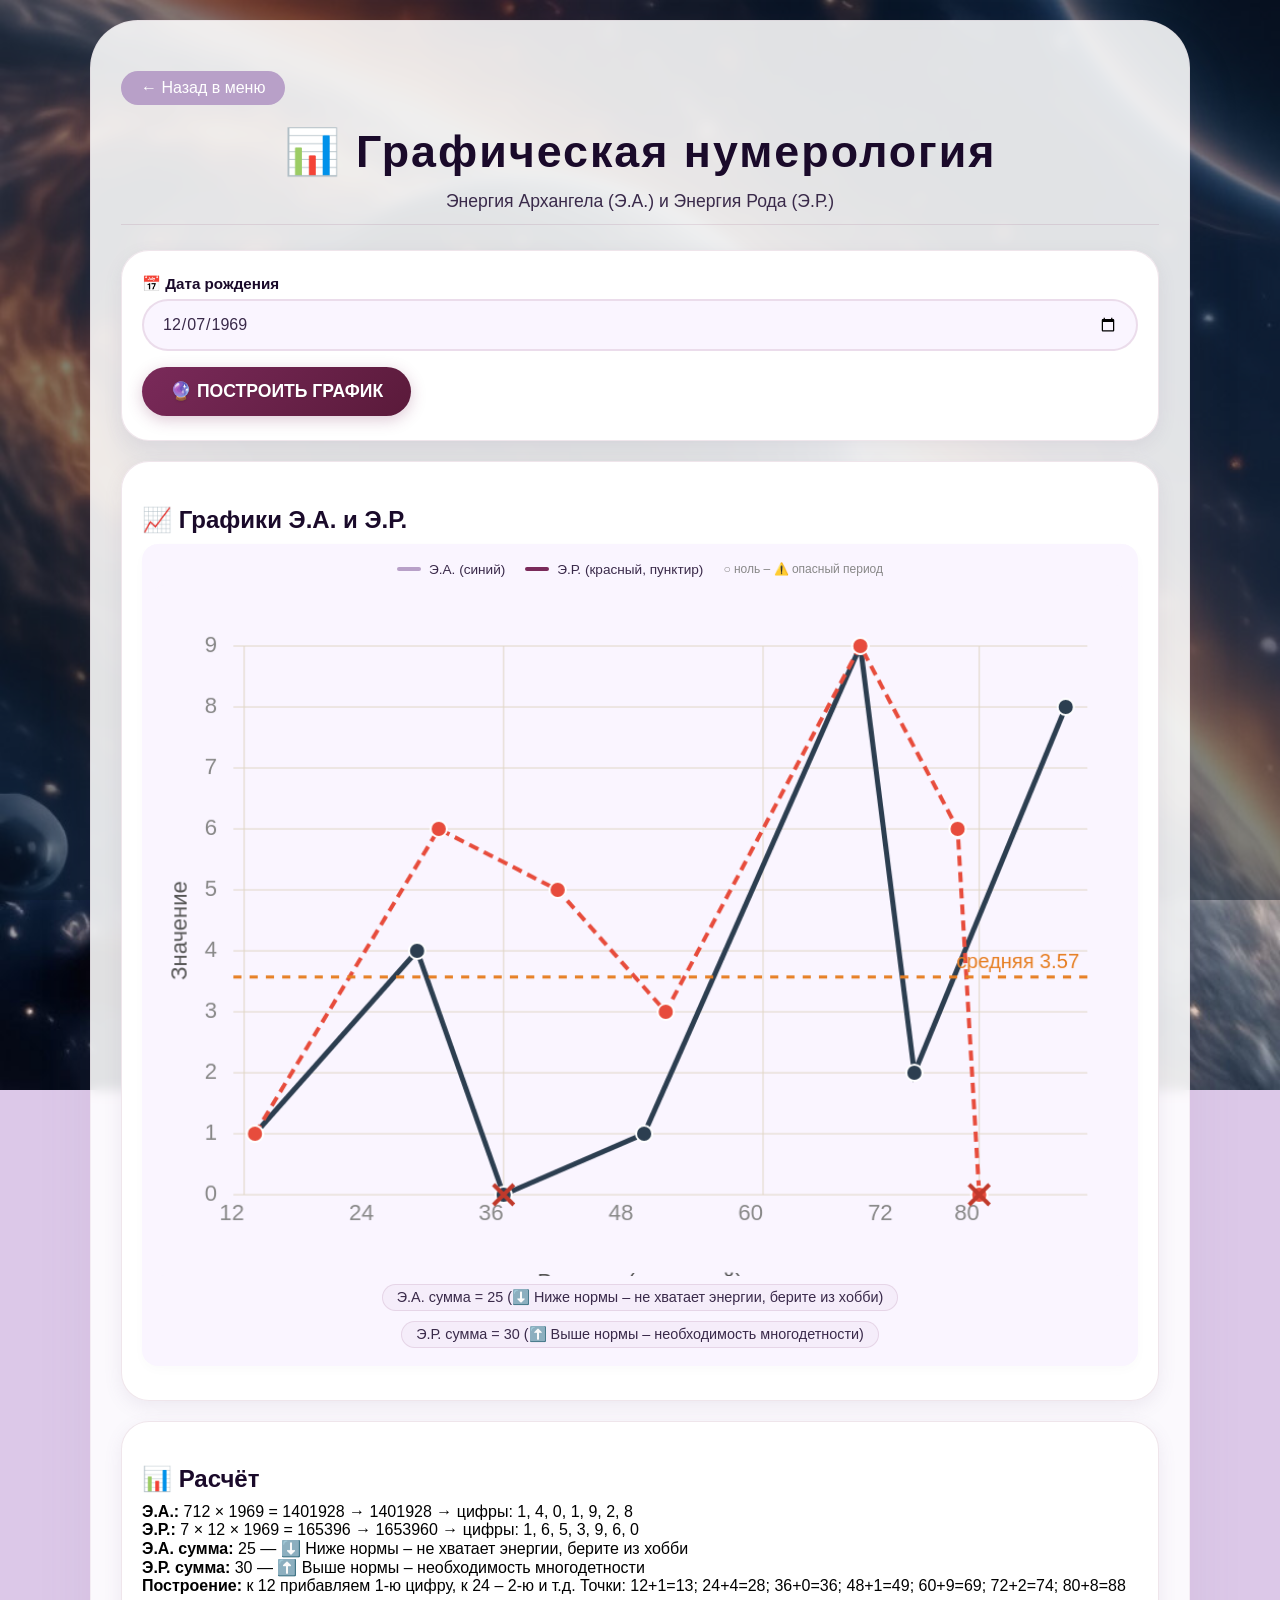
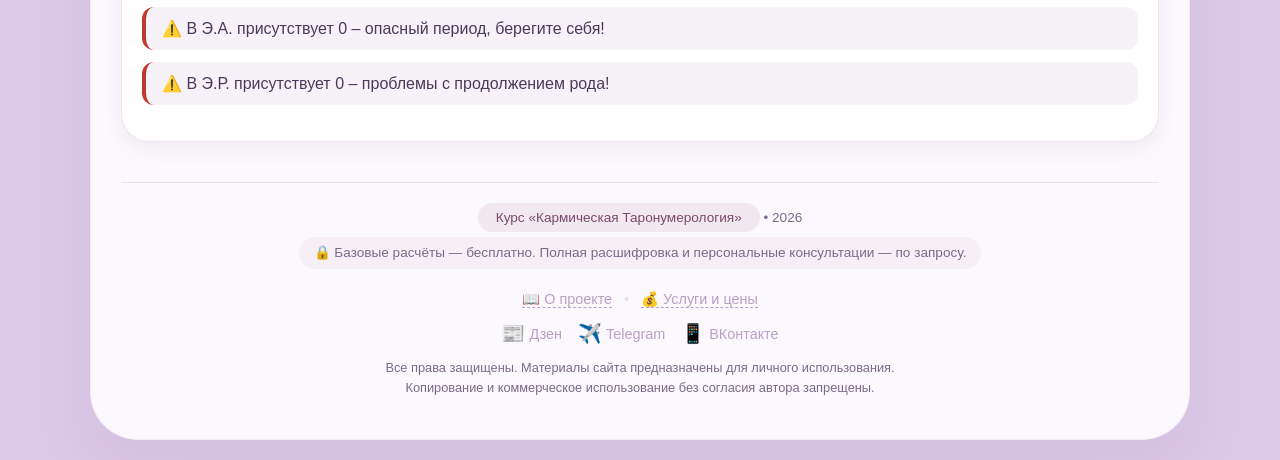
<file: grafic_year.html>
<!DOCTYPE html>
<html lang="ru">
<head>
  <meta charset="UTF-8">
  <meta name="viewport" content="width=device-width, initial-scale=1.0, maximum-scale=1.0, user-scalable=yes">
  <title>Графическая нумерология</title>
  <link rel="stylesheet" href="style.css">
</head>
<body>
<div class="container">
  <a href="index.html" class="back-link">← Назад в меню</a>
  <h1>📊 Графическая нумерология</h1>
  <p class="sub">Энергия Архангела (Э.А.) и Энергия Рода (Э.Р.)</p>

  <div class="card">
    <div class="input-group">
      <label>📅 Дата рождения</label>
      <input type="date" id="birthDate" value="1969-12-07">
    </div>
    <button id="calcBtn" class="btn btn-primary">🔮 ПОСТРОИТЬ ГРАФИК</button>
    <button id="pdfBtn" class="btn btn-pdf" style="margin-top:8px;">📄 ВЫВЕСТИ В PDF</button>
  </div>

  <div id="result" class="result"></div>

  <div class="footer">
  <div>
    <span class="course">Курс «Кармическая Таронумерология»</span> • 2026
  </div>
  <div class="paid-note">
    🔒 Базовые расчёты — бесплатно. Полная расшифровка и персональные консультации — по запросу.
  </div>
  <div style="margin-top:8px; font-size:0.9rem; line-height:1.8;">
    <a href="https://tarokarm.zenclass.ru/school/products" target="_blank">📖 О проекте</a>
    <span style="margin:0 8px; color:var(--border-color);">•</span>
    <a href="https://vk.com/club239663402" target="_blank">💰 Услуги и цены</a>
  </div>
  <div style="margin-top:6px; font-size:0.9rem; display:flex; justify-content:center; gap:16px; flex-wrap:wrap;">
    <a href="https://dzen.ru/trina" target="_blank" style="display:inline-flex; align-items:center; gap:4px; border-bottom:none;">
      <span style="font-size:1.2rem;">📰</span> Дзен
    </a>
    <a href="https://t.me/magnitinka" target="_blank" style="display:inline-flex; align-items:center; gap:4px; border-bottom:none;">
      <span style="font-size:1.2rem;">✈️</span> Telegram
    </a>
    <a href="https://vk.com/club239663402" target="_blank" style="display:inline-flex; align-items:center; gap:4px; border-bottom:none;">
      <span style="font-size:1.2rem;">📱</span> ВКонтакте
    </a>
  </div>
  <div style="margin-top:8px; font-size:0.8rem; color:var(--text-muted);">
    Все права защищены. Материалы сайта предназначены для личного использования.
    <br>Копирование и коммерческое использование без согласия автора запрещены.
  </div>
</div>

<script>
// ===== ПОЛНЫЙ JS-КОД GRAFIC_YEAR =====
(function() {
    function pad2(n) { return String(n).padStart(2, '0'); }

    function calcGraphs(birthDate) {
        if (!birthDate) return null;
        const parts = birthDate.split('-');
        if (parts.length !== 3) return null;
        const year = parseInt(parts[0], 10);
        const month = parseInt(parts[1], 10);
        const day = parseInt(parts[2], 10);
        if (isNaN(year) || isNaN(month) || isNaN(day)) return null;

        const dmStr = pad2(day) + pad2(month);
        const dmNum = parseInt(dmStr, 10);
        const productEA = dmNum * year;
        let prodStrEA = String(productEA);
        while (prodStrEA.length < 7) prodStrEA += '0';
        if (prodStrEA.length > 7) prodStrEA = prodStrEA.slice(0, 7);
        const digitsEA = prodStrEA.split('').map(Number);
        const sumEA = digitsEA.reduce((a,b) => a+b, 0);
        const avgEA = sumEA / 7;

        const productER = day * month * year;
        let prodStrER = String(productER);
        while (prodStrER.length < 7) prodStrER += '0';
        if (prodStrER.length > 7) prodStrER = prodStrER.slice(0, 7);
        const digitsER = prodStrER.split('').map(Number);
        const sumER = digitsER.reduce((a,b) => a+b, 0);

        const baseAges = [12, 24, 36, 48, 60, 72, 80];
        const pointsEA = digitsEA.map((d, i) => ({ x: baseAges[i] + d, y: d }));
        const pointsER = digitsER.map((d, i) => ({ x: baseAges[i] + d, y: d }));

        const hasZeroEA = digitsEA.includes(0);
        const hasZeroER = digitsER.includes(0);

        let statusEA = '';
        if (sumEA >= 26 && sumEA <= 28) statusEA = '✅ Норма (26–28) – карьера открыта';
        else if (sumEA > 28) statusEA = '⬆️ Выше нормы – полное доверие Высших Сил';
        else statusEA = '⬇️ Ниже нормы – не хватает энергии, берите из хобби';

        let statusER = '';
        if (sumER >= 26 && sumER <= 28) statusER = '✅ Норма – готов к продолжению рода';
        else if (sumER > 28) statusER = '⬆️ Выше нормы – необходимость многодетности';
        else statusER = '⬇️ Ниже нормы – сложности с зачатием, мало энергии';

        const isAfter2000 = year >= 2000;

        return {
            digitsEA, sumEA, avgEA,
            digitsER, sumER,
            baseAges,
            pointsEA, pointsER,
            statusEA, statusER,
            hasZeroEA, hasZeroER,
            isAfter2000,
            productEA, productER,
            dmNum, year, day, month,
            prodStrEA, prodStrER
        };
    }

    function drawChart(data, container) {
        if (!data) return;

        const wrapper = document.createElement('div');
        wrapper.className = 'chart-container';
        const canvas = document.createElement('canvas');
        wrapper.appendChild(canvas);
        container.appendChild(wrapper);

        const width = Math.min(480, window.innerWidth - 40);
        const height = Math.max(340, width * 0.6);
        canvas.width = width * 2;
        canvas.height = height * 2;
        canvas.style.width = width + 'px';
        canvas.style.height = height + 'px';

        const ctx = canvas.getContext('2d');
        ctx.scale(2, 2);

        const { pointsEA, pointsER, baseAges, avgEA } = data;
        const numPoints = pointsEA.length;

        const allX = [...pointsEA.map(p => p.x), ...pointsER.map(p => p.x)];
        const minX = Math.min(...allX) - 2;
        const maxX = Math.max(...allX) + 2;
        const minY = 0;
        const maxY = 9;

        const pad = { top: 30, bottom: 40, left: 40, right: 20 };
        const chartW = width - pad.left - pad.right;
        const chartH = height - pad.top - pad.bottom;

        function xPos(xVal) {
            return pad.left + ((xVal - minX) / (maxX - minX)) * chartW;
        }
        function yPos(yVal) {
            return pad.top + chartH - ((yVal - minY) / (maxY - minY)) * chartH;
        }

        ctx.clearRect(0, 0, width, height);

        ctx.strokeStyle = '#e0d6c6';
        ctx.lineWidth = 0.5;
        ctx.textAlign = 'right';
        ctx.textBaseline = 'middle';
        ctx.fillStyle = '#888';
        ctx.font = '11px sans-serif';
        for (let v = 0; v <= 9; v++) {
            const y = yPos(v);
            ctx.beginPath();
            ctx.moveTo(pad.left, y);
            ctx.lineTo(width - pad.right, y);
            ctx.stroke();
            ctx.fillStyle = '#888';
            ctx.fillText(v.toString(), pad.left - 8, y);
        }

        ctx.save();
        ctx.translate(14, height / 2);
        ctx.rotate(-Math.PI / 2);
        ctx.textAlign = 'center';
        ctx.textBaseline = 'middle';
        ctx.fillStyle = '#555';
        ctx.font = '11px sans-serif';
        ctx.fillText('Значение', 0, 0);
        ctx.restore();

        for (let i = 0; i < baseAges.length; i++) {
            const age = baseAges[i];
            const xLabel = xPos(age);
            ctx.fillStyle = '#888';
            ctx.textBaseline = 'top';
            ctx.fillText(age.toString(), xLabel, height - pad.bottom + 4);
            if (i % 2 === 0) {
                ctx.beginPath();
                ctx.moveTo(xLabel, pad.top);
                ctx.lineTo(xLabel, height - pad.bottom);
                ctx.strokeStyle = '#e0d6c6';
                ctx.lineWidth = 0.5;
                ctx.stroke();
            }
        }
        ctx.fillStyle = '#555';
        ctx.font = '11px sans-serif';
        ctx.textBaseline = 'top';
        ctx.textAlign = 'center';
        ctx.fillText('Возраст (исходный)', width / 2, height - 2);

        const datasets = [
            { points: pointsEA, color: '#2c3e50', label: 'Э.А.', dash: [] },
            { points: pointsER, color: '#e74c3c', label: 'Э.Р.', dash: [5, 3] }
        ];

        datasets.forEach(ds => {
            const pts = ds.points;
            ctx.beginPath();
            for (let i = 0; i < pts.length; i++) {
                const x = xPos(pts[i].x);
                const y = yPos(pts[i].y);
                if (i === 0) ctx.moveTo(x, y);
                else ctx.lineTo(x, y);
            }
            ctx.strokeStyle = ds.color;
            ctx.lineWidth = ds.label === 'Э.А.' ? 2.5 : 2;
            ctx.setLineDash(ds.dash);
            ctx.stroke();
            ctx.setLineDash([]);

            for (let i = 0; i < pts.length; i++) {
                const x = xPos(pts[i].x);
                const y = yPos(pts[i].y);
                ctx.beginPath();
                ctx.arc(x, y, 4, 0, Math.PI * 2);
                ctx.fillStyle = ds.color;
                ctx.fill();
                ctx.strokeStyle = '#fff';
                ctx.lineWidth = 1;
                ctx.stroke();
                if (pts[i].y === 0) {
                    ctx.beginPath();
                    ctx.moveTo(x - 5, y - 5);
                    ctx.lineTo(x + 5, y + 5);
                    ctx.moveTo(x + 5, y - 5);
                    ctx.lineTo(x - 5, y + 5);
                    ctx.strokeStyle = '#c0392b';
                    ctx.lineWidth = 2;
                    ctx.stroke();
                }
            }
        });

        const avgY = yPos(avgEA);
        ctx.beginPath();
        ctx.moveTo(pad.left, avgY);
        ctx.lineTo(width - pad.right, avgY);
        ctx.strokeStyle = '#e67e22';
        ctx.lineWidth = 1.5;
        ctx.setLineDash([4, 4]);
        ctx.stroke();
        ctx.setLineDash([]);
        ctx.fillStyle = '#e67e22';
        ctx.font = '10px sans-serif';
        ctx.textAlign = 'right';
        ctx.textBaseline = 'bottom';
        ctx.fillText('средняя ' + avgEA.toFixed(2), width - pad.right - 4, avgY - 2);

        const legendDiv = document.createElement('div');
        legendDiv.className = 'legend';
        legendDiv.innerHTML = `
            <div class="legend-item"><span class="legend-color ea"></span> Э.А. (синий)</div>
            <div class="legend-item"><span class="legend-color er"></span> Э.Р. (красный, пунктир)</div>
            <div style="font-size:12px; color:#888;">○ ноль – ⚠️ опасный период</div>
        `;
        wrapper.insertBefore(legendDiv, canvas);

        const statsDiv = document.createElement('div');
        statsDiv.className = 'stats';
        statsDiv.innerHTML = `
            <span>Э.А. сумма = ${data.sumEA} (${data.statusEA})</span>
            <span>Э.Р. сумма = ${data.sumER} (${data.statusER})</span>
        `;
        wrapper.appendChild(statsDiv);
    }

    function render() {
        const date = document.getElementById('birthDate').value;
        const resultDiv = document.getElementById('result');
        if (!date) {
            resultDiv.innerHTML = '<div class="card" style="color:#aa8866;">⚠️ Выберите дату рождения.</div>';
            return;
        }
        const data = calcGraphs(date);
        if (!data) {
            resultDiv.innerHTML = '<div class="card" style="color:#aa8866;">⚠️ Ошибка в дате.</div>';
            return;
        }

        resultDiv.innerHTML = '';
        const card = document.createElement('div');
        card.className = 'card';
        card.innerHTML = `<h3>📈 Графики Э.А. и Э.Р.</h3>`;
        resultDiv.appendChild(card);
        drawChart(data, card);

        const infoCard = document.createElement('div');
        infoCard.className = 'card';
        let infoHtml = `<h3>📊 Расчёт</h3>`;
        infoHtml += `<p><strong>Э.А.:</strong> ${data.dmNum} × ${data.year} = ${data.productEA} → ${data.prodStrEA} → цифры: ${data.digitsEA.join(', ')}</p>`;
        infoHtml += `<p><strong>Э.Р.:</strong> ${data.day} × ${data.month} × ${data.year} = ${data.productER} → ${data.prodStrER} → цифры: ${data.digitsER.join(', ')}</p>`;
        infoHtml += `<p class="info-line"><strong>Э.А. сумма:</strong> ${data.sumEA} — ${data.statusEA}</p>`;
        infoHtml += `<p class="info-line"><strong>Э.Р. сумма:</strong> ${data.sumER} — ${data.statusER}</p>`;
        infoHtml += `<p class="info-line"><strong>Построение:</strong> к 12 прибавляем 1-ю цифру, к 24 – 2-ю и т.д. Точки: ${data.digitsEA.map((d,i) => `${data.baseAges[i]}+${d}=${data.baseAges[i]+d}`).join('; ')}</p>`;
        if (data.hasZeroEA) infoHtml += `<div class="warning">⚠️ В Э.А. присутствует 0 – опасный период, берегите себя!</div>`;
        if (data.hasZeroER) infoHtml += `<div class="warning">⚠️ В Э.Р. присутствует 0 – проблемы с продолжением рода!</div>`;
        if (data.isAfter2000) infoHtml += `<div class="warning">⚠️ Рождённые после 2000 года: графики могут «ломаться».</div>`;
        infoCard.innerHTML = infoHtml;
        resultDiv.appendChild(infoCard);
    }

    document.getElementById('calcBtn').addEventListener('click', render);

    // ===== PDF ОБРАБОТЧИК (БЕЗ ПРОВЕРОК) =====
    document.getElementById('pdfBtn').addEventListener('click', function() {
        setTimeout(function() {
            window.print();
        }, 300);
    });

    window.addEventListener('DOMContentLoaded', render);
})();
</script>
</body>
</html>
</file>
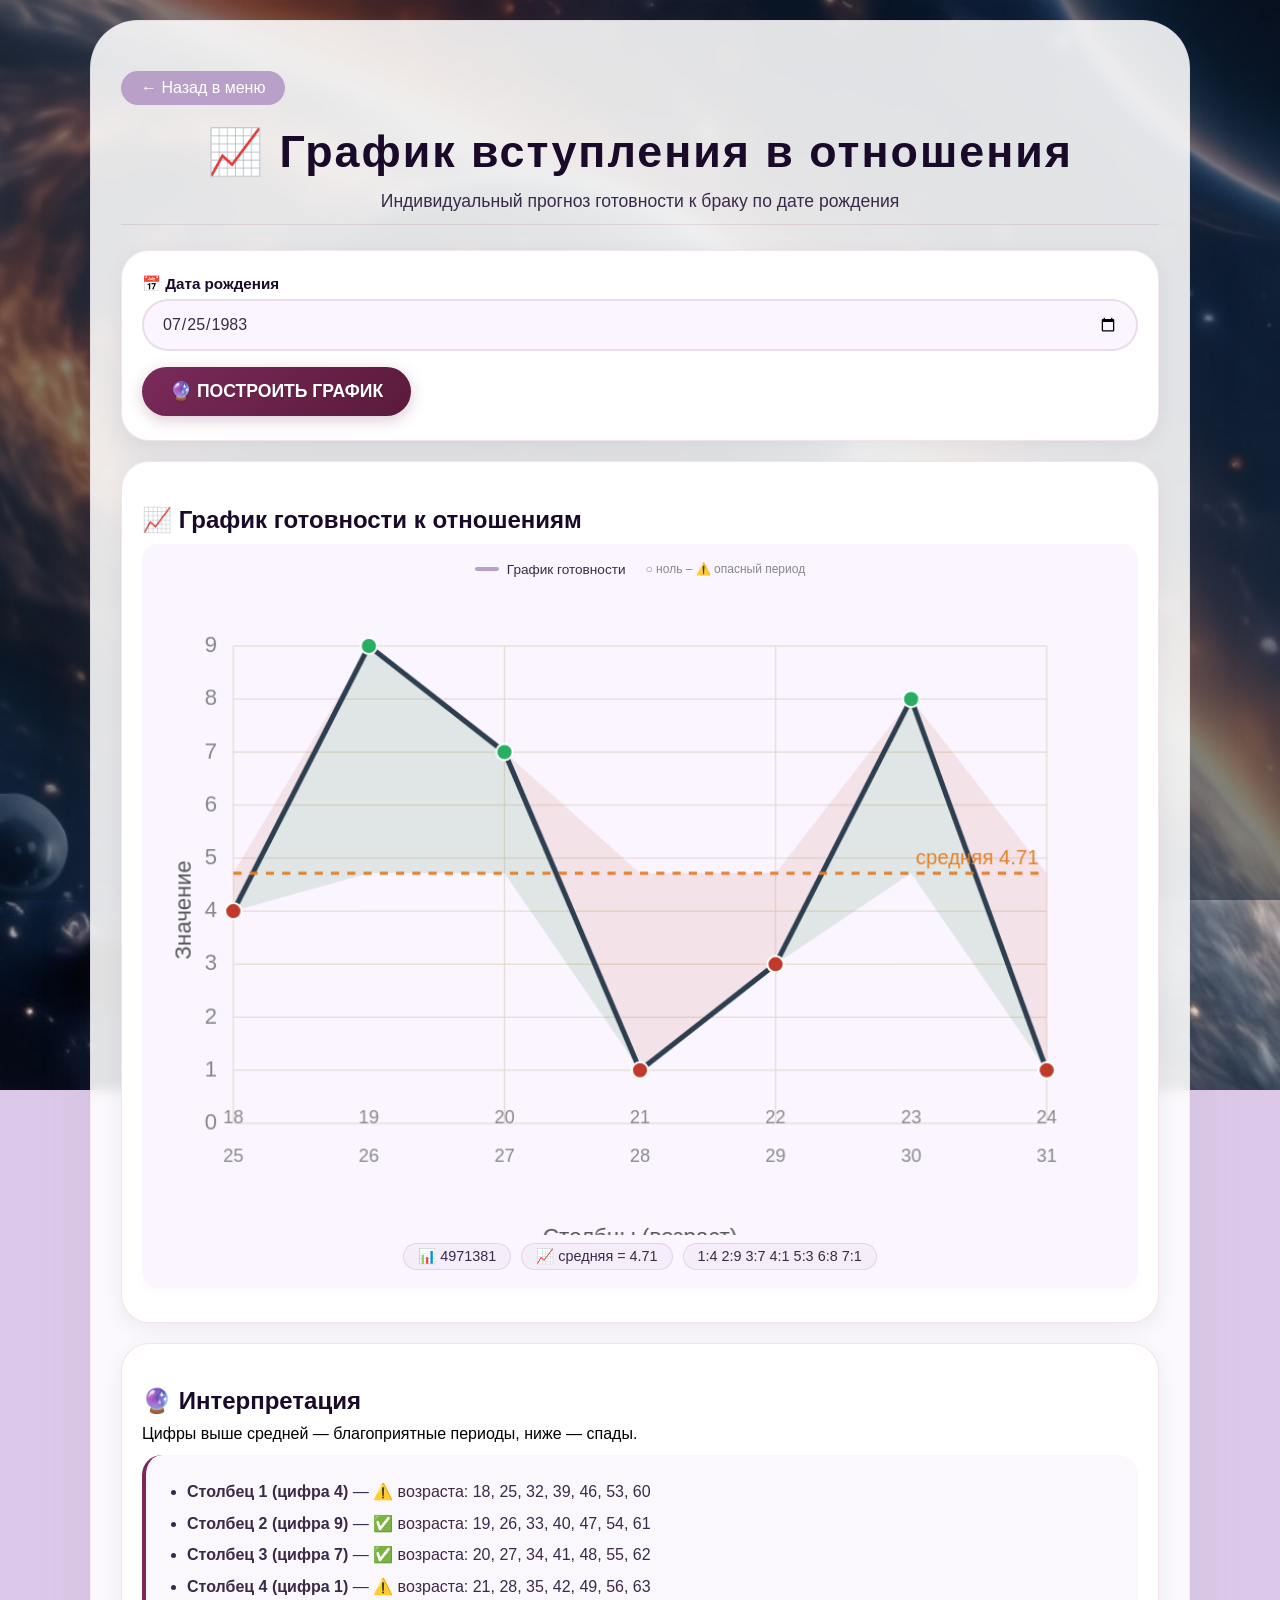
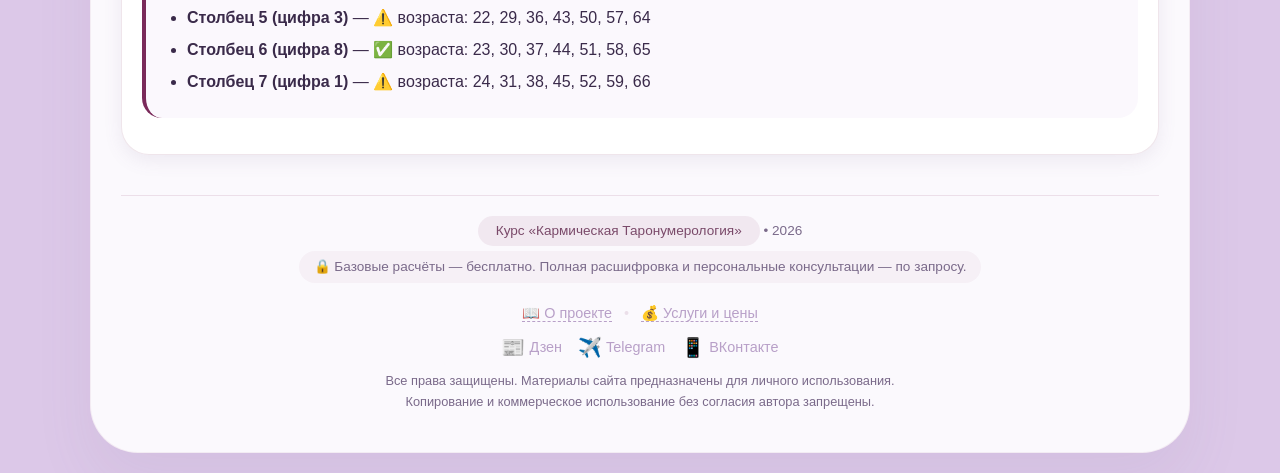
<file: graficwedding.html>
<!DOCTYPE html>
<html lang="ru">
<head>
  <meta charset="UTF-8">
  <meta name="viewport" content="width=device-width, initial-scale=1.0, maximum-scale=1.0, user-scalable=yes">
  <title>График вступления в отношения</title>
  <link rel="stylesheet" href="style.css">
</head>
<body>
<div class="container">
  <a href="index.html" class="back-link">← Назад в меню</a>
  <h1>📈 График вступления в отношения</h1>
  <p class="sub">Индивидуальный прогноз готовности к браку по дате рождения</p>

  <div class="card">
    <div class="input-group">
      <label>📅 Дата рождения</label>
      <input type="date" id="birthDate" value="1983-07-25">
    </div>
    <button id="calcBtn" class="btn btn-primary">🔮 ПОСТРОИТЬ ГРАФИК</button>
    <button id="pdfBtn" class="btn btn-pdf" style="margin-top:8px;">📄 ВЫВЕСТИ В PDF</button>
  </div>

  <div id="result" class="result"></div>

  <div class="footer">
  <div>
    <span class="course">Курс «Кармическая Таронумерология»</span> • 2026
  </div>
  <div class="paid-note">
    🔒 Базовые расчёты — бесплатно. Полная расшифровка и персональные консультации — по запросу.
  </div>
  <div style="margin-top:8px; font-size:0.9rem; line-height:1.8;">
    <a href="https://tarokarm.zenclass.ru/school/products" target="_blank">📖 О проекте</a>
    <span style="margin:0 8px; color:var(--border-color);">•</span>
    <a href="https://vk.com/club239663402" target="_blank">💰 Услуги и цены</a>
  </div>
  <div style="margin-top:6px; font-size:0.9rem; display:flex; justify-content:center; gap:16px; flex-wrap:wrap;">
    <a href="https://dzen.ru/trina" target="_blank" style="display:inline-flex; align-items:center; gap:4px; border-bottom:none;">
      <span style="font-size:1.2rem;">📰</span> Дзен
    </a>
    <a href="https://t.me/magnitinka" target="_blank" style="display:inline-flex; align-items:center; gap:4px; border-bottom:none;">
      <span style="font-size:1.2rem;">✈️</span> Telegram
    </a>
    <a href="https://vk.com/club239663402" target="_blank" style="display:inline-flex; align-items:center; gap:4px; border-bottom:none;">
      <span style="font-size:1.2rem;">📱</span> ВКонтакте
    </a>
  </div>
  <div style="margin-top:8px; font-size:0.8rem; color:var(--text-muted);">
    Все права защищены. Материалы сайта предназначены для личного использования.
    <br>Копирование и коммерческое использование без согласия автора запрещены.
  </div>
</div>

<script>
// ===== ПОЛНЫЙ JS-КОД GRAFICWEDDING =====
(function() {
    function pad2(n) { return String(n).padStart(2, '0'); }

    function calcGraph(birthDate) {
        const parts = birthDate.split('-');
        if (parts.length !== 3) return null;
        const year = parseInt(parts[0], 10);
        const month = parseInt(parts[1], 10);
        const day = parseInt(parts[2], 10);
        if (isNaN(year) || isNaN(month) || isNaN(day)) return null;

        const dm = parseInt(pad2(day) + pad2(month), 10);
        const product = dm * year;
        let productStr = String(product);
        while (productStr.length < 7) productStr = '0' + productStr;
        if (productStr.length > 7) productStr = productStr.slice(0, 7);

        const digits = productStr.split('').map(Number);
        const sum = digits.reduce((a, b) => a + b, 0);
        const avg = sum / 7;

        const topAges = [18, 19, 20, 21, 22, 23, 24];
        const bottomAges = [25, 26, 27, 28, 29, 30, 31];

        return { digits, avg, productStr, dm, year, sum, topAges, bottomAges };
    }

    function drawChart(data, container) {
        if (!data) return;

        const wrapper = document.createElement('div');
        wrapper.className = 'chart-container';
        const canvas = document.createElement('canvas');
        wrapper.appendChild(canvas);
        container.appendChild(wrapper);

        const width = Math.min(480, window.innerWidth - 40);
        const height = Math.max(320, width * 0.6);
        canvas.width = width * 2;
        canvas.height = height * 2;
        canvas.style.width = width + 'px';
        canvas.style.height = height + 'px';

        const ctx = canvas.getContext('2d');
        ctx.scale(2, 2);

        const { digits, avg, topAges, bottomAges } = data;
        const numPoints = digits.length;

        const pad = { top: 30, bottom: 55, left: 40, right: 40 };
        const chartW = width - pad.left - pad.right;
        const chartH = height - pad.top - pad.bottom;
        const maxVal = 9;

        function xPos(index) {
            return pad.left + (index / (numPoints - 1)) * chartW;
        }
        function yPos(val) {
            return pad.top + chartH - (val / maxVal) * chartH;
        }

        ctx.clearRect(0, 0, width, height);

        ctx.strokeStyle = '#e0d6c6';
        ctx.lineWidth = 0.5;
        ctx.textAlign = 'right';
        ctx.textBaseline = 'middle';
        ctx.fillStyle = '#888';
        ctx.font = '11px sans-serif';
        for (let v = 0; v <= 9; v++) {
            const y = yPos(v);
            ctx.beginPath();
            ctx.moveTo(pad.left, y);
            ctx.lineTo(width - pad.right, y);
            ctx.stroke();
            ctx.fillStyle = '#888';
            ctx.fillText(v.toString(), pad.left - 8, y);
        }

        ctx.save();
        ctx.translate(16, height / 2);
        ctx.rotate(-Math.PI / 2);
        ctx.textAlign = 'center';
        ctx.textBaseline = 'middle';
        ctx.fillStyle = '#555';
        ctx.font = '11px sans-serif';
        ctx.fillText('Значение', 0, 0);
        ctx.restore();

        ctx.textAlign = 'center';
        ctx.textBaseline = 'top';
        ctx.fillStyle = '#888';
        ctx.font = '9px sans-serif';
        for (let i = 0; i < numPoints; i++) {
            const x = xPos(i);
            if (i % 2 === 0) {
                ctx.beginPath();
                ctx.moveTo(x, pad.top);
                ctx.lineTo(x, height - pad.bottom);
                ctx.strokeStyle = '#e0d6c6';
                ctx.lineWidth = 0.5;
                ctx.stroke();
            }
            ctx.fillStyle = '#888';
            ctx.textBaseline = 'bottom';
            ctx.fillText(topAges[i].toString(), x, height - pad.bottom + 2);
            ctx.textBaseline = 'top';
            ctx.fillText(bottomAges[i].toString(), x, height - pad.bottom + 12);
        }

        ctx.fillStyle = '#555';
        ctx.font = '11px sans-serif';
        ctx.textBaseline = 'top';
        ctx.textAlign = 'center';
        ctx.fillText('Столбцы (возраст)', width / 2, height - 4);

        const avgY = yPos(avg);

        ctx.beginPath();
        for (let i = 0; i < numPoints; i++) {
            const x = xPos(i);
            const y = yPos(digits[i]);
            if (i === 0) ctx.moveTo(x, y);
            else ctx.lineTo(x, y);
        }
        for (let i = numPoints - 1; i >= 0; i--) {
            const x = xPos(i);
            const y = digits[i] > avg ? yPos(avg) : yPos(digits[i]);
            if (i === numPoints - 1) ctx.lineTo(x, y);
            else ctx.lineTo(x, y);
        }
        ctx.closePath();
        ctx.fillStyle = 'rgba(46, 125, 50, 0.12)';
        ctx.fill();

        ctx.beginPath();
        for (let i = 0; i < numPoints; i++) {
            const x = xPos(i);
            const y = yPos(digits[i]);
            if (i === 0) ctx.moveTo(x, y);
            else ctx.lineTo(x, y);
        }
        for (let i = numPoints - 1; i >= 0; i--) {
            const x = xPos(i);
            const y = digits[i] < avg ? yPos(avg) : yPos(digits[i]);
            if (i === numPoints - 1) ctx.lineTo(x, y);
            else ctx.lineTo(x, y);
        }
        ctx.closePath();
        ctx.fillStyle = 'rgba(192, 57, 43, 0.10)';
        ctx.fill();

        ctx.beginPath();
        for (let i = 0; i < numPoints; i++) {
            const x = xPos(i);
            const y = yPos(digits[i]);
            if (i === 0) ctx.moveTo(x, y);
            else ctx.lineTo(x, y);
        }
        ctx.strokeStyle = '#2c3e50';
        ctx.lineWidth = 2.5;
        ctx.stroke();

        for (let i = 0; i < numPoints; i++) {
            const x = xPos(i);
            const y = yPos(digits[i]);
            ctx.beginPath();
            ctx.arc(x, y, 4, 0, Math.PI * 2);
            if (digits[i] === 0) {
                ctx.fillStyle = '#c0392b';
                ctx.strokeStyle = '#000';
                ctx.lineWidth = 1.5;
            } else {
                ctx.fillStyle = digits[i] > avg ? '#27ae60' : digits[i] < avg ? '#c0392b' : '#f39c12';
                ctx.strokeStyle = '#fff';
                ctx.lineWidth = 1;
            }
            ctx.fill();
            ctx.stroke();
            if (digits[i] === 0) {
                ctx.beginPath();
                ctx.moveTo(x - 5, y - 5);
                ctx.lineTo(x + 5, y + 5);
                ctx.moveTo(x + 5, y - 5);
                ctx.lineTo(x - 5, y + 5);
                ctx.strokeStyle = '#c0392b';
                ctx.lineWidth = 2;
                ctx.stroke();
            }
        }

        ctx.beginPath();
        ctx.moveTo(pad.left, avgY);
        ctx.lineTo(width - pad.right, avgY);
        ctx.strokeStyle = '#e67e22';
        ctx.lineWidth = 1.5;
        ctx.setLineDash([4, 4]);
        ctx.stroke();
        ctx.setLineDash([]);
        ctx.fillStyle = '#e67e22';
        ctx.font = '10px sans-serif';
        ctx.textAlign = 'right';
        ctx.textBaseline = 'bottom';
        ctx.fillText('средняя ' + avg.toFixed(2), width - pad.right - 4, avgY - 2);

        const legendDiv = document.createElement('div');
        legendDiv.className = 'legend';
        legendDiv.innerHTML = `
            <div class="legend-item"><span class="legend-color man"></span> График готовности</div>
            <div style="font-size:12px; color:#888;">○ ноль – ⚠️ опасный период</div>
        `;
        wrapper.insertBefore(legendDiv, canvas);

        const statsDiv = document.createElement('div');
        statsDiv.className = 'stats';
        statsDiv.innerHTML = `
            <span>📊 ${data.productStr}</span>
            <span>📈 средняя = ${avg.toFixed(2)}</span>
            <span>${digits.map((d, i) => `${i+1}:${d}`).join(' ')}</span>
        `;
        wrapper.appendChild(statsDiv);
    }

    function render() {
        const date = document.getElementById('birthDate').value;
        const resultDiv = document.getElementById('result');
        if (!date) {
            resultDiv.innerHTML = '<div class="card" style="color:#aa8866;">⚠️ Выберите дату рождения.</div>';
            return;
        }
        const data = calcGraph(date);
        if (!data) {
            resultDiv.innerHTML = '<div class="card" style="color:#aa8866;">⚠️ Ошибка в дате.</div>';
            return;
        }

        resultDiv.innerHTML = '';
        const card = document.createElement('div');
        card.className = 'card';
        card.innerHTML = `<h3>📈 График готовности к отношениям</h3>`;
        resultDiv.appendChild(card);
        drawChart(data, card);

        const interpCard = document.createElement('div');
        interpCard.className = 'card';
        let html = `<h3>🔮 Интерпретация</h3>`;
        const hasZero = data.digits.includes(0);
        if (hasZero) {
            html += `<div class="warning">⚠️ Присутствует <span class="zero-highlight">0</span> – угроза разрыва отношений. Будьте внимательны.</div>`;
        }
        html += `<div class="interpretation"><p>Цифры выше средней — благоприятные периоды, ниже — спады.</p><div class="result-block"><ul>`;
        for (let i = 0; i < data.digits.length; i++) {
            const ages = [];
            for (let age = 18 + i; age <= 66; age += 7) {
                ages.push(age);
            }
            const status = data.digits[i] > data.avg ? '✅' : data.digits[i] < data.avg ? '⚠️' : '➖';
            let digitDisplay = `${data.digits[i]}`;
            if (data.digits[i] === 0) digitDisplay = `<span class="zero-highlight">0 (угроза!)</span>`;
            html += `<li><strong>Столбец ${i+1} (цифра ${digitDisplay})</strong> — ${status} возраста: ${ages.join(', ')}</li>`;
        }
        html += '</ul></div></div>';
        interpCard.innerHTML = html;
        resultDiv.appendChild(interpCard);
    }

    document.getElementById('calcBtn').addEventListener('click', render);

    // ===== PDF ОБРАБОТЧИК (БЕЗ ПРОВЕРОК) =====
    document.getElementById('pdfBtn').addEventListener('click', function() {
        setTimeout(function() {
            window.print();
        }, 300);
    });

    window.addEventListener('DOMContentLoaded', render);
})();
</script>
</body>
</html>
</file>
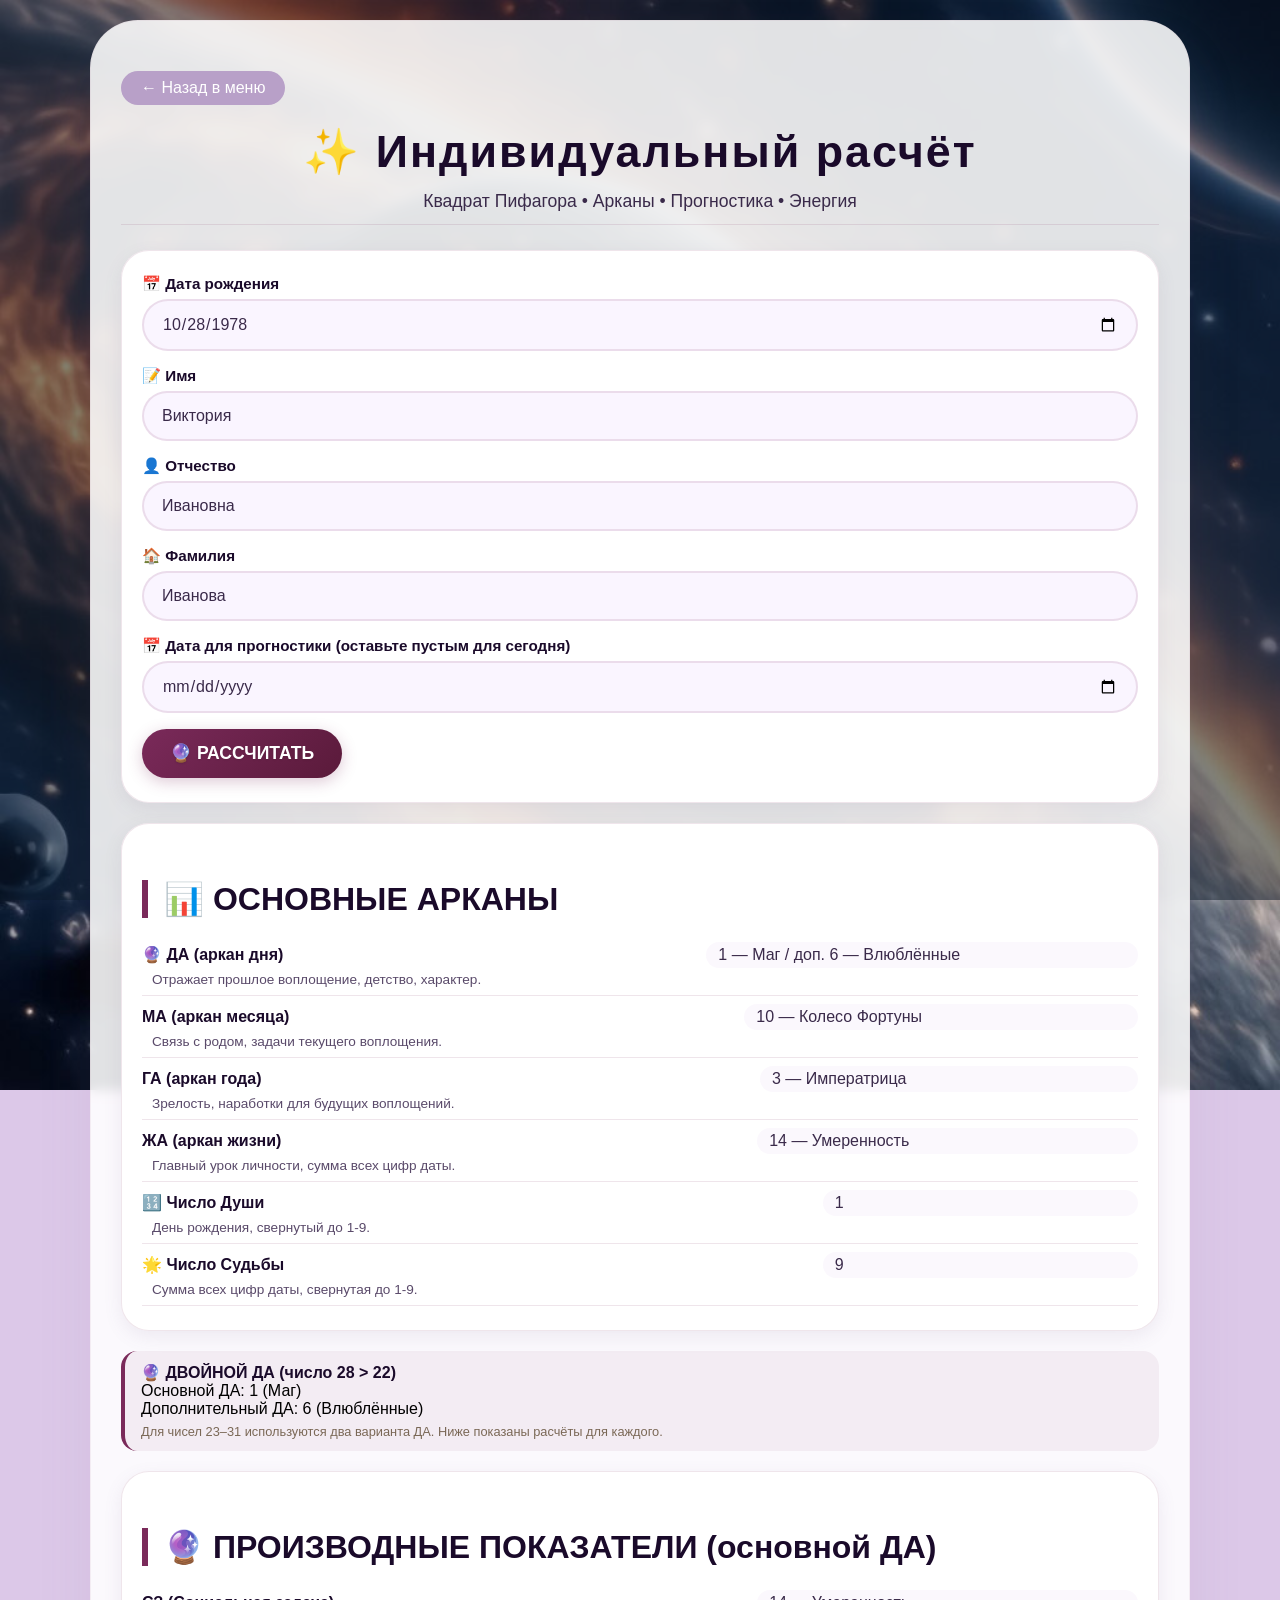
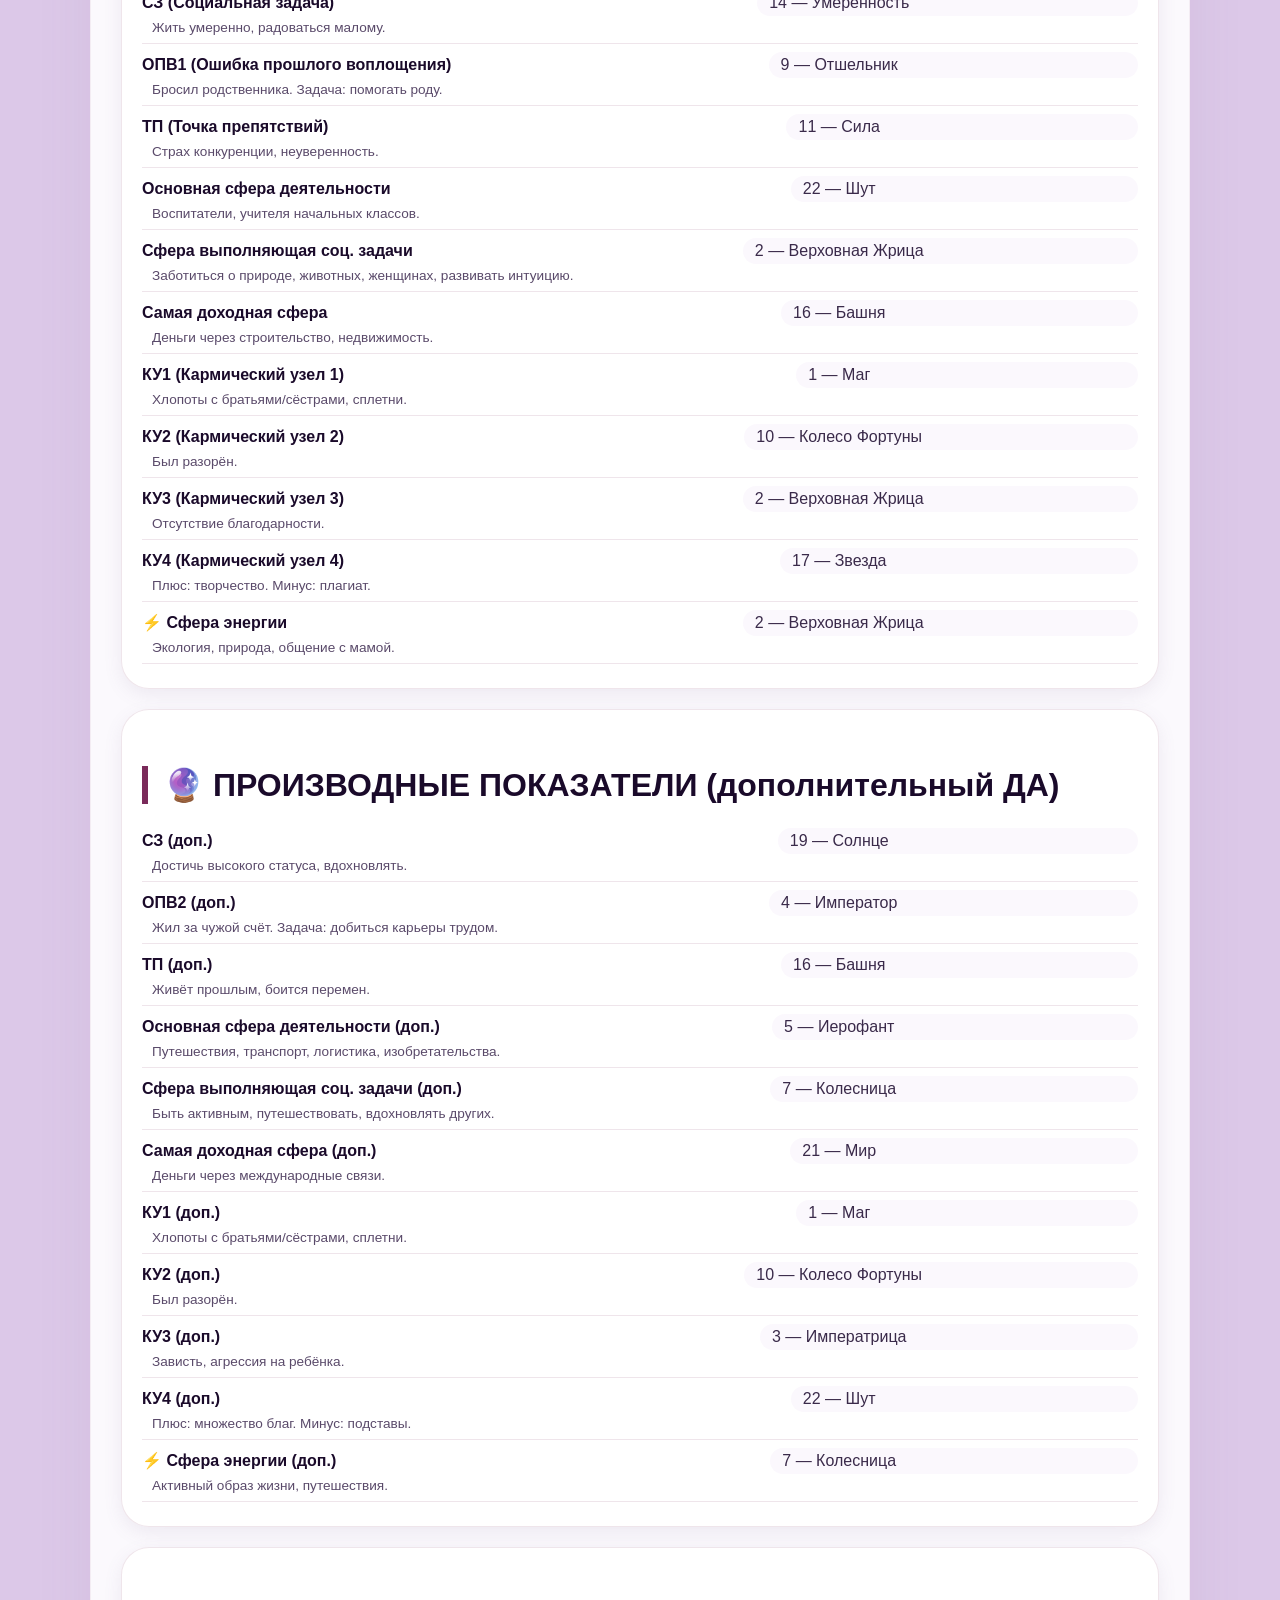
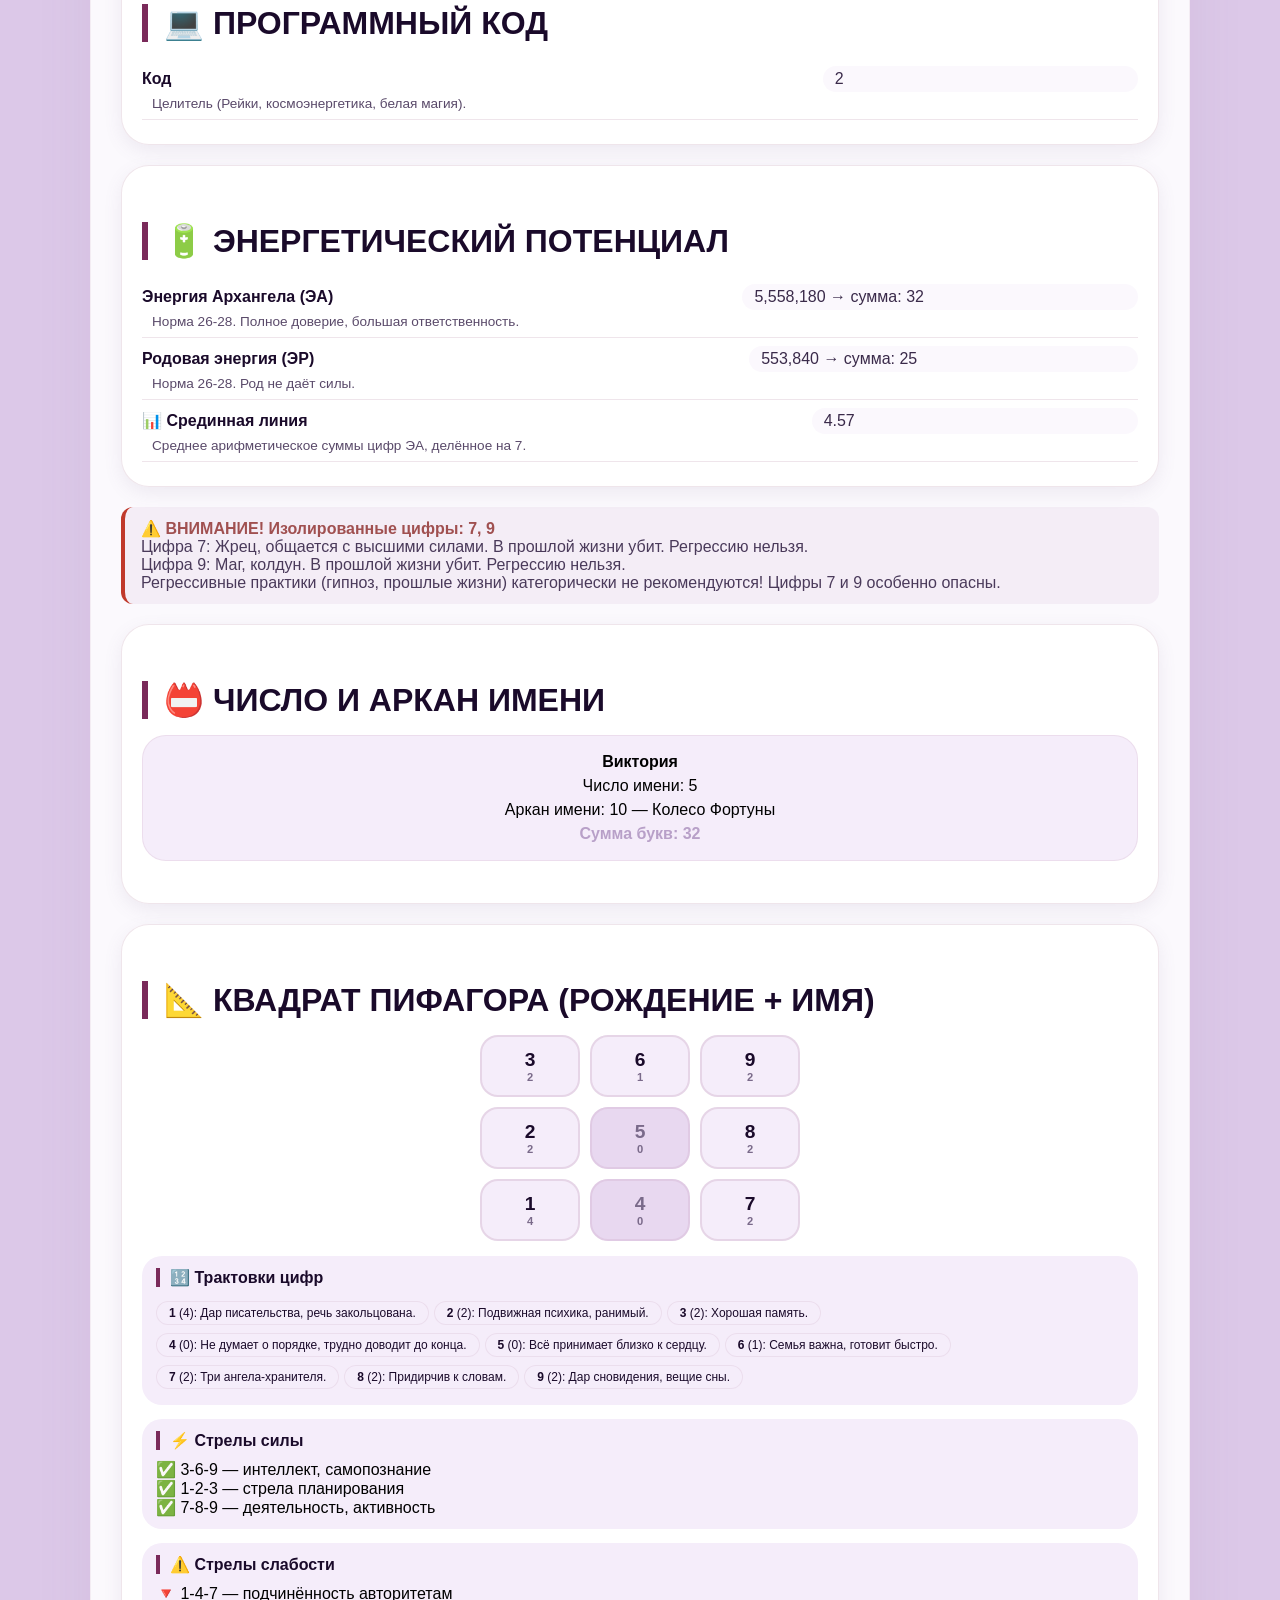
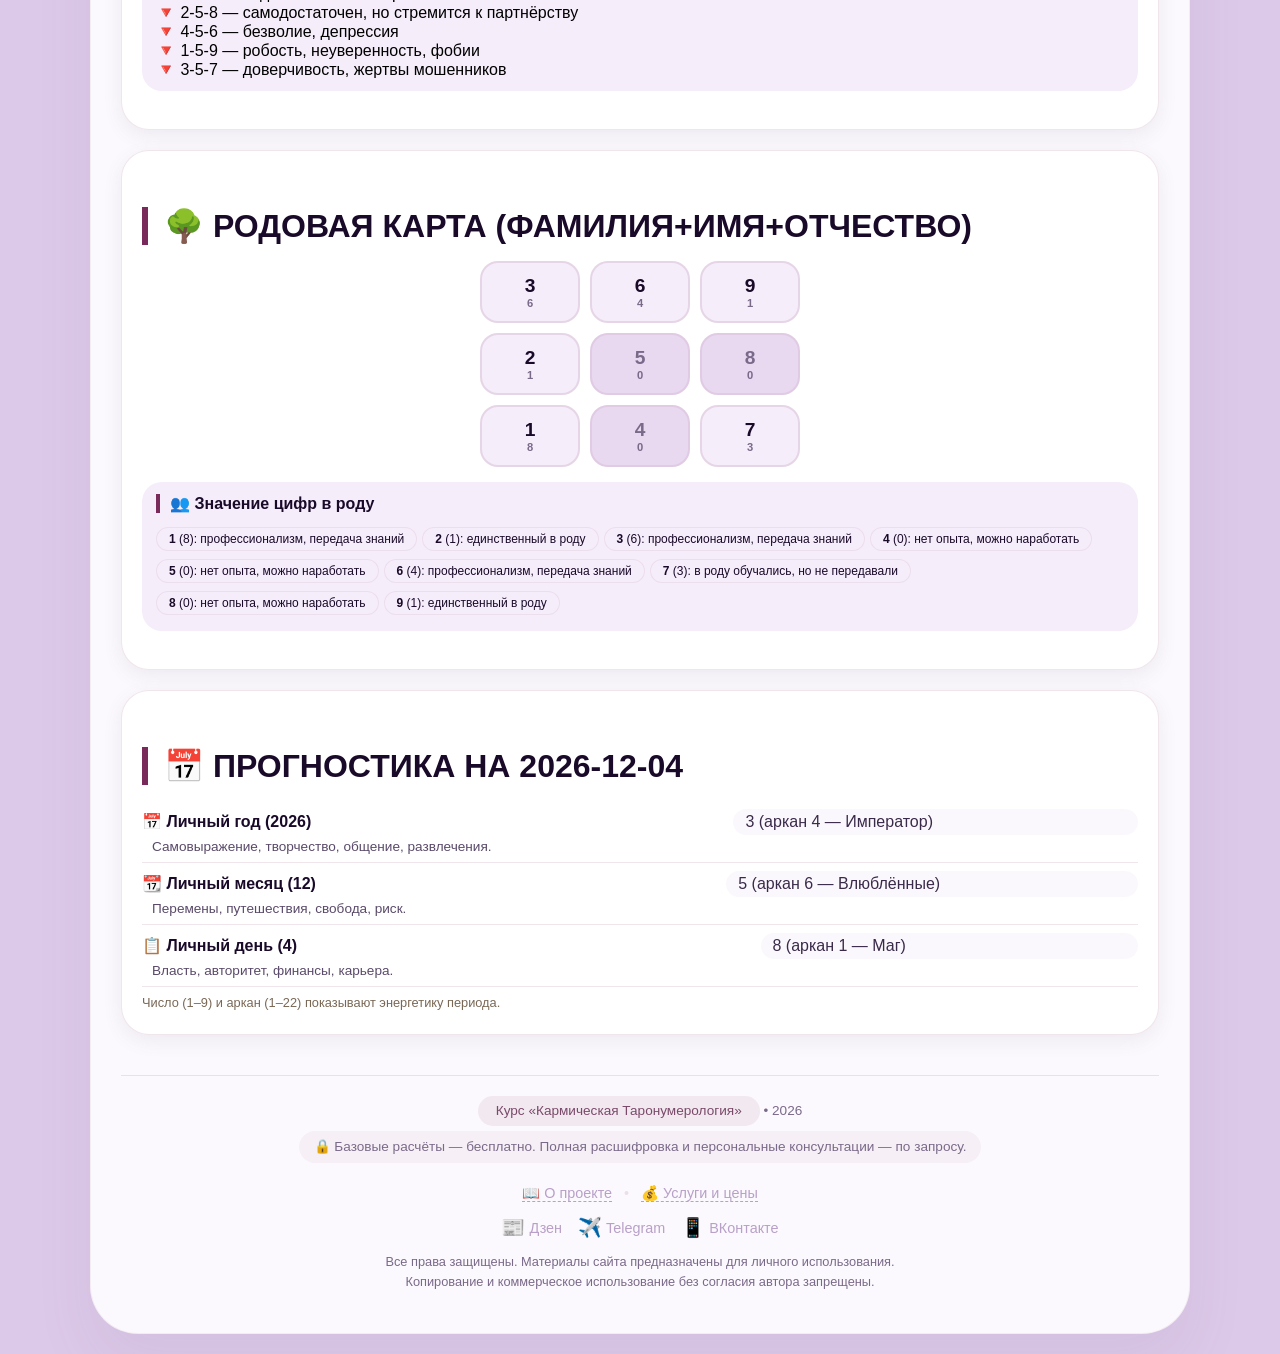
<file: solo.html>
<!DOCTYPE html>
<html lang="ru">
<head>
  <meta charset="UTF-8">
  <meta name="viewport" content="width=device-width, initial-scale=1.0, maximum-scale=1.0, user-scalable=yes, viewport-fit=cover">
  <title>Индивидуальный расчёт</title>
  <link rel="stylesheet" href="style.css">
</head>
<body>
<div class="container">
  <a href="index.html" class="back-link">← Назад в меню</a>
  <h1>✨ Индивидуальный расчёт</h1>
  <p class="sub">Квадрат Пифагора • Арканы • Прогностика • Энергия</p>

  <div class="card">
    <div class="input-group">
      <label>📅 Дата рождения</label>
      <input type="date" id="birthDate" value="1978-10-28">
    </div>
    <div class="input-group">
      <label>📝 Имя</label>
      <input type="text" id="firstName" placeholder="Имя" value="Виктория">
    </div>
    <div class="input-group">
      <label>👤 Отчество</label>
      <input type="text" id="middleName" placeholder="Отчество" value="Ивановна">
    </div>
    <div class="input-group">
      <label>🏠 Фамилия</label>
      <input type="text" id="lastName" placeholder="Фамилия" value="Иванова">
    </div>
    <div class="input-group">
      <label>📅 Дата для прогностики (оставьте пустым для сегодня)</label>
      <input type="date" id="prognosisDate">
    </div>
    <button id="calculateBtn" class="btn btn-primary">🔮 РАССЧИТАТЬ</button>
    <button id="pdfBtn" class="btn btn-pdf" style="margin-top:8px;">📄 РАСПЕЧАТАТЬ / PDF</button>
  </div>

  <div id="resultsArea"></div>

  <div class="footer">
  <div>
    <span class="course">Курс «Кармическая Таронумерология»</span> • 2026
  </div>
  <div class="paid-note">
    🔒 Базовые расчёты — бесплатно. Полная расшифровка и персональные консультации — по запросу.
  </div>
  <div style="margin-top:8px; font-size:0.9rem; line-height:1.8;">
    <a href="https://tarokarm.zenclass.ru/school/products" target="_blank">📖 О проекте</a>
    <span style="margin:0 8px; color:var(--border-color);">•</span>
    <a href="https://vk.com/club239663402" target="_blank">💰 Услуги и цены</a>
  </div>
  <div style="margin-top:6px; font-size:0.9rem; display:flex; justify-content:center; gap:16px; flex-wrap:wrap;">
    <a href="https://dzen.ru/trina" target="_blank" style="display:inline-flex; align-items:center; gap:4px; border-bottom:none;">
      <span style="font-size:1.2rem;">📰</span> Дзен
    </a>
    <a href="https://t.me/magnitinka" target="_blank" style="display:inline-flex; align-items:center; gap:4px; border-bottom:none;">
      <span style="font-size:1.2rem;">✈️</span> Telegram
    </a>
    <a href="https://vk.com/club239663402" target="_blank" style="display:inline-flex; align-items:center; gap:4px; border-bottom:none;">
      <span style="font-size:1.2rem;">📱</span> ВКонтакте
    </a>
  </div>
  <div style="margin-top:8px; font-size:0.8rem; color:var(--text-muted);">
    Все права защищены. Материалы сайта предназначены для личного использования.
    <br>Копирование и коммерческое использование без согласия автора запрещены.
  </div>
</div>

<script>
// ===== ПОЛНЫЙ JS-КОД SOLO =====
(function() {
    function toArcane(num) {
        if (num === 0) return 22;
        let result = num;
        while (result > 22) result -= 22;
        while (result < 1) result += 22;
        return result;
    }

    function toSingleDigit(num) {
        let result = num;
        while (result > 9) {
            result = result.toString().split('').reduce((s, d) => s + parseInt(d, 10), 0);
        }
        return result;
    }

    function digitSum(num) {
        return Math.abs(num).toString().split('').reduce((s, d) => s + parseInt(d, 10), 0);
    }

    function getBirthDigits(birthDate) {
        if (!birthDate) return [];
        const clean = birthDate.replace(/-/g, '');
        return clean.split('').map(Number).filter(n => !isNaN(n));
    }

    const letterMap = {
        'А':1,'Б':2,'В':3,'Г':4,'Д':5,'Е':6,'Ё':7,'Ж':8,'З':9,
        'И':1,'Й':2,'К':3,'Л':4,'М':5,'Н':6,'О':7,'П':8,'Р':9,
        'С':1,'Т':2,'У':3,'Ф':4,'Х':5,'Ц':6,'Ч':7,'Ш':8,'Щ':9,
        'Ъ':1,'Ы':2,'Ь':3,'Э':4,'Ю':5,'Я':6
    };

    function stringToDigits(str) {
        const upper = str.toUpperCase();
        let digits = [];
        for (let ch of upper) {
            if (letterMap[ch]) digits.push(letterMap[ch]);
        }
        return digits;
    }

    function countDigits(digits) {
        const counts = Array(9).fill(0);
        for (let d of digits) {
            if (d >= 1 && d <= 9) counts[d-1]++;
        }
        return counts;
    }

    const arcaneNames = {
        1: "Маг", 2: "Верховная Жрица", 3: "Императрица", 4: "Император",
        5: "Иерофант", 6: "Влюблённые", 7: "Колесница", 8: "Правосудие",
        9: "Отшельник", 10: "Колесо Фортуны", 11: "Сила", 12: "Повешенный",
        13: "Смерть", 14: "Умеренность", 15: "Дьявол", 16: "Башня",
        17: "Звезда", 18: "Луна", 19: "Солнце", 20: "Страшный Суд",
        21: "Мир", 22: "Шут"
    };

    function getDoubleDA(day) {
        if (day >= 23 && day <= 31) {
            const map = {
                23: { main: 5, additional: 1 },
                24: { main: 6, additional: 2 },
                25: { main: 7, additional: 3 },
                26: { main: 8, additional: 4 },
                27: { main: 9, additional: 5 },
                28: { main: 1, additional: 6 },
                29: { main: 2, additional: 7 },
                30: { main: 3, additional: 8 },
                31: { main: 4, additional: 9 }
            };
            return map[day] || null;
        }
        return null;
    }

    function calculateNumerology(birthDate) {
        if (!birthDate) return null;
        const parts = birthDate.split('-').map(Number);
        const year = parts[0], month = parts[1], day = parts[2];

        const doubleDA = getDoubleDA(day);
        let daMain, daAdditional;
        if (doubleDA) {
            daMain = doubleDA.main;
            daAdditional = doubleDA.additional;
        } else {
            daMain = toArcane(day);
            daAdditional = null;
        }
        const ma = toArcane(month);
        const ga = toArcane(digitSum(year));
        const ja = toArcane(digitSum(day) + digitSum(month) + digitSum(year));

        const soulNumber = toSingleDigit(day);
        const destinyNumber = toSingleDigit(digitSum(day) + digitSum(month) + digitSum(year));

        function calcDerived(daVal) {
            const sZ = toArcane(daVal + ma + ga);
            const opv1 = toArcane(Math.abs(daVal - ma));
            const tp = toArcane(daVal + ma);
            const zp = toArcane(daVal + 4 * ma + ga);
            const zz = toArcane(daVal + 2 * ma + ga);
            const zd = toArcane(daVal + 10 * ma + ga);
            const ku1 = toArcane(sZ + opv1);
            const ku2 = toArcane(daVal + opv1);
            const ku3 = toArcane(Math.abs(daVal - ga));
            const ku4 = toArcane(ga + sZ);
            const energySphere = toArcane(daVal + 2 * ma + ga);
            return { da: daVal, sZ, opv1, tp, zp, zz, zd, ku1, ku2, ku3, ku4, energySphere };
        }

        let main = calcDerived(daMain);
        let additional = null;
        if (daAdditional !== null) {
            additional = calcDerived(daAdditional);
        }

        let dayStr = day.toString().padStart(2, '0');
        let monthStr = month.toString().padStart(2, '0');
        let dm = parseInt(dayStr + monthStr, 10);
        let eaProduct = dm * year;
        let eaSum = digitSum(eaProduct);

        let erProduct = day * month * year;
        let erSum = digitSum(erProduct);

        const midline = (eaSum / 7).toFixed(2);

        let fullNumber = parseInt(dayStr + monthStr + year.toString(), 10);
        let division = fullNumber / 7;
        let divStr = division.toString();
        let decimalPart = "";
        if (divStr.includes('.')) decimalPart = divStr.split('.')[1];
        else if (divStr.includes(',')) decimalPart = divStr.split(',')[1];
        let programCode = decimalPart.charAt(0);
        if (programCode === "" || isNaN(parseInt(programCode))) programCode = 0;
        else programCode = parseInt(programCode, 10);

        let birthDigits = getBirthDigits(birthDate);
        let isolated = [];
        let counts = countDigits(birthDigits);
        [1,3,7,9].forEach(d => { if (counts[d-1] === 1) isolated.push(d); });

        return {
            day, month, year,
            daMain, daAdditional,
            ma, ga, ja,
            soulNumber, destinyNumber,
            doubleDA,
            main, additional,
            eaProduct, eaSum, erProduct, erSum, midline, programCode,
            isolated
        };
    }

    function getPythagorasSquare(birthDate, firstName) {
        const birthDigits = getBirthDigits(birthDate);
        const nameDigits = stringToDigits(firstName);
        const birthCounts = countDigits(birthDigits);
        const nameCounts = countDigits(nameDigits);
        return birthCounts.map((v, i) => v + nameCounts[i]);
    }

    function getFamilyCounts(last, first, middle) {
        const all = stringToDigits(last).concat(stringToDigits(first)).concat(stringToDigits(middle));
        return countDigits(all);
    }

    function getPersonalYear(birthDate, targetYear) {
        if (!birthDate || !targetYear) return null;
        const parts = birthDate.split('-').map(Number);
        const day = parts[2], month = parts[1];
        const sum = digitSum(day) + digitSum(month) + digitSum(targetYear);
        const num = toSingleDigit(sum);
        const da = toArcane(day);
        const ma = toArcane(month);
        const ga = toArcane(digitSum(targetYear));
        const arcane = toArcane(da + ma + ga);
        return { num, arcane };
    }

    function getPersonalMonth(birthDate, targetYear, targetMonth) {
        if (!birthDate || !targetYear || !targetMonth) return null;
        const parts = birthDate.split('-').map(Number);
        const day = parts[2], month = parts[1];
        const sum = digitSum(day) + digitSum(targetMonth) + digitSum(targetYear);
        const num = toSingleDigit(sum);
        const da = toArcane(day);
        const ga = toArcane(digitSum(targetYear));
        const targetMa = toArcane(targetMonth);
        const arcane = toArcane(da + targetMa + ga);
        return { num, arcane };
    }

    function getPersonalDay(birthDate, targetDate) {
        if (!birthDate || !targetDate) return null;
        const partsB = birthDate.split('-').map(Number);
        const dayB = partsB[2], monthB = partsB[1], yearB = partsB[0];
        const partsT = targetDate.split('-').map(Number);
        const dayT = partsT[2], monthT = partsT[1], yearT = partsT[0];
        const sum = digitSum(dayB) + digitSum(monthB) + digitSum(yearB) + digitSum(dayT) + digitSum(monthT) + digitSum(yearT);
        const num = toSingleDigit(sum);
        const daB = toArcane(dayB);
        const maB = toArcane(monthB);
        const gaB = toArcane(digitSum(yearB));
        const daT = toArcane(dayT);
        const maT = toArcane(monthT);
        const gaT = toArcane(digitSum(yearT));
        const arcane = toArcane(daB + maB + gaB + daT + maT + gaT);
        return { num, arcane };
    }

    const socialTasks = {
        1: "Передавать знания устно, быть оратором, наставником.",
        2: "Заботиться о природе, животных, женщинах, развивать интуицию.",
        3: "Родить и воспитывать ребёнка, быть учителем.",
        4: "Стать профессионалом, давать работу другим.",
        5: "Заниматься наукой, духовными исследованиями.",
        6: "Стать эталоном любви и гармонии, сохранять семью.",
        7: "Быть активным, путешествовать, вдохновлять других.",
        8: "Защищать закон и справедливость, не конфликтовать.",
        9: "Изучать эзотерику, помогать старшим.",
        10: "Учиться щедрости, циркулировать деньгами.",
        11: "Управлять эмоциями, идти на компромисс.",
        12: "Слушать и слышать, проявлять сострадание.",
        13: "Создавать что-то новое, привносить то, чего не было.",
        14: "Жить умеренно, радоваться малому.",
        15: "Заниматься эзотерикой, влиять на людей.",
        16: "Строить, разрушать стереотипы.",
        17: "Развивать таланты, творить.",
        18: "Создавать уют, кормить людей.",
        19: "Достичь высокого статуса, вдохновлять.",
        20: "Защищать традиции рода.",
        21: "Представлять Родину за границей.",
        22: "Быть опорой для детей, наставником."
    };

    const desc = {
        SZ: socialTasks,
        ZZ: socialTasks,
        OPV: {
            1: "Предал брата/сестру. Задача: поддерживать их.",
            2: "Предал маму. Задача: помогать маме.",
            3: "Предал ребёнка. Задача: лично воспитывать.",
            4: "Жил за чужой счёт. Задача: добиться карьеры трудом.",
            5: "Предал отца. Задача: уважать отца.",
            6: "Разрушал семьи. Задача: прощать измены, не разводиться.",
            7: "Мешал другим. Задача: бескорыстно помогать.",
            8: "Нарушал закон. Задача: соблюдать законы.",
            9: "Бросил родственника. Задача: помогать роду.",
            10: "Мошенничал. Задача: соблюдать финансовые обязательства.",
            11: "Вредил здоровью. Задача: опекать больных.",
            12: "Цинично относился. Задача: проявлять милосердие.",
            13: "Неумышленно убил. Задача: опекать недееспособного.",
            14: "Разорил чужую семью. Задача: обеспечивать свою.",
            15: "Использовал чёрную магию. Задача: помогать людям.",
            16: "Лишил имущества. Задача: не иметь собственности.",
            17: "Нарушил авторские права. Задача: помогать талантливым.",
            18: "Корысть в семье. Задача: не обманывать близких.",
            19: "Злоупотреблял властью. Задача: помогать в карьере.",
            20: "Предал традиции рода. Задача: поддерживать род.",
            21: "Предал Родину. Задача: прославлять страну.",
            22: "Делал аборты. Задача: помогать детям."
        },
        TP: {
            1: "Нежелание учиться, страх публичности.",
            2: "Обиды на маму, нерешительность.",
            3: "Страх материнства/отцовства, гиперопека.",
            4: "Страх потери работы, желание жить за чужой счёт.",
            5: "Обида на отца, страх перед начальством.",
            6: "Нежелание связывать себя узами, страх одиночества.",
            7: "Страх самостоятельности, неумение доводить дела.",
            8: "Некорректное отношение к закону.",
            9: "Страх одиночества, эгоизм.",
            10: "Страх бедности, скупость.",
            11: "Страх конкуренции, неуверенность.",
            12: "Страх публичности, стыд, уныние.",
            13: "Страх смерти, мнительность.",
            14: "Жадность, страх потерь.",
            15: "Страх магии, искушений, зависть.",
            16: "Живёт прошлым, боится перемен.",
            17: "Неуверенность в талантах, страх сцены.",
            18: "Неумение прощать, ранимость.",
            19: "Неуверенность в себе, страх потери статуса.",
            20: "Нежелание следовать традициям.",
            21: "Страх путешествий, неприятие других культур.",
            22: "Множество страхов, инфантильность."
        },
        ZP: {
            1: "Учёный, оратор, журналист, маркетолог.",
            2: "Экология, ветеринария, медицина, целительство.",
            3: "Производство, бизнес, мамы и дети.",
            4: "Крупный бизнес, политика, строительство.",
            5: "Путешествия, транспорт, логистика, изобретательства.",
            6: "Дом, семья, дизайн, семейный бизнес.",
            7: "Научная деятельность, технические профессии.",
            8: "Юриспруденция, нотариат, бизнес-организация.",
            9: "Эзотерика, IT, прогнозирование, бухгалтерия.",
            10: "Финансы, банки, инвестиции.",
            11: "Спорт, военные, полиция, хирургия.",
            12: "Психология, учителя, консультанты.",
            13: "Адвокаты, экстремальные профессии.",
            14: "Сельское хозяйство, ремесло, диетология.",
            15: "Эзотерика, актёрство, продюсирование.",
            16: "Строительство, недвижимость, инженерия.",
            17: "Творчество, искусство, выступления.",
            18: "Гостиничный бизнес, рестораны, парикмахерские.",
            19: "Крупный бизнес, госслужба, политика.",
            20: "Политика, древние ремёсла, консультирование.",
            21: "Международные отношения, переводы.",
            22: "Воспитатели, учителя начальных классов."
        },
        ZD: {
            1: "Деньги через речь, обучение, продажи.",
            2: "Деньги через заботу, медицину, экологию.",
            3: "Деньги через творчество, детей, производство.",
            4: "Деньги через бизнес, политику, управление.",
            5: "Деньги через путешествия, посредничество.",
            6: "Деньги через дом, семью, дизайн.",
            7: "Деньги через изобретения, науку.",
            8: "Деньги через закон, суды, бизнес.",
            9: "Деньги через эзотерику, IT, консультации.",
            10: "Деньги через финансы, инвестиции.",
            11: "Деньги через спорт, силовые структуры.",
            12: "Деньги через психологию, учительство.",
            13: "Деньги через экстрим, адвокатуру.",
            14: "Деньги через ремесло, сельское хозяйство.",
            15: "Деньги через эзотерику, манипуляции.",
            16: "Деньги через строительство, недвижимость.",
            17: "Деньги через творчество, искусство.",
            18: "Деньги через комфорт, услуги, питание.",
            19: "Деньги через власть, статус.",
            20: "Деньги через традиции, ремёсла.",
            21: "Деньги через международные связи.",
            22: "Деньги через многозадачность, детей."
        },
        KU1: {
            1: "Хлопоты с братьями/сёстрами, сплетни.",
            2: "Зацикленность на здоровье, диетах.",
            3: "Гиперопека детей.",
            4: "Трудоголизм, нелюбовь к подчинению.",
            5: "Религиозный фанатизм.",
            6: "Зависимость от семьи.",
            7: "Зависимость от путешествий.",
            8: "Зацикленность на бизнесе, судах.",
            9: "Одиночество, провоцирование конфликтов.",
            10: "Боязнь бедности.",
            11: "Жажда препятствий, создание проблем.",
            12: "Жертвенность, любовь к жалости.",
            13: "Зависимость от экстрима.",
            14: "Стремление к стабильности.",
            15: "Все виды зависимостей.",
            16: "Боязнь остаться бездомным.",
            17: "Страх заявить о таланте.",
            18: "Гостеприимство, нелюбовь к отелям.",
            19: "Зависимость от статуса.",
            20: "Эмоциональная привязка к Роду.",
            21: "Зависимость от красивой жизни.",
            22: "Зависимость от друзей."
        },
        KU2: {
            1: "Не передал важную информацию.",
            2: "Не получил любви от мамы.",
            3: "Не испытывал материнства.",
            4: "Не мог профессионально расти.",
            5: "Переживания из-за отца.",
            6: "Неразделённая любовь.",
            7: "Хотел путешествовать, но не мог.",
            8: "Несправедливое наказание.",
            9: "Сиротство.",
            10: "Был разорён.",
            11: "Пережил пытки, насилие.",
            12: "Был в рабстве.",
            13: "Был убит.",
            14: "Был лишён наследства.",
            15: "Связан с криминалом.",
            16: "Был бездомным.",
            17: "Был талантлив, но на вторых ролях.",
            18: "Был съеден бытом.",
            19: "Был лишён власти.",
            20: "Изгнан из Рода.",
            21: "Ушёл из жизни, не исполнив мечту.",
            22: "Много времени потрачено впустую."
        },
        KU3: {
            1: "Не слушает советы.",
            2: "Отсутствие благодарности.",
            3: "Зависть, агрессия на ребёнка.",
            4: "Жёсткость, жестокость.",
            5: "Неуважение к религиям, учителям.",
            6: "Капризность, измены.",
            7: "Унижение слабых.",
            8: "Нарушение законов.",
            9: "Эгоизм.",
            10: "Корысть.",
            11: "Агрессия, мстительность.",
            12: "Цинизм, оскорбления.",
            13: "Жестокость.",
            14: "Лень, жадность.",
            15: "Манипуляции, шантаж.",
            16: "Не прощает.",
            17: "Плагиат.",
            18: "Манипуляции, мнительность.",
            19: "Барские замашки.",
            20: "Неуважение к Роду.",
            21: "«Я самый».",
            22: "Капризы, страх ответственности."
        },
        KU4: {
            1: "Плюс: помощь братьям. Минус: предательство.",
            2: "Плюс: здоровье. Минус: психика.",
            3: "Плюс: брак, дети. Минус: сложности с зачатием.",
            4: "Плюс: карьерный рост. Минус: безработица.",
            5: "Плюс: помощь учителей. Минус: козёл отпущения.",
            6: "Плюс: брак по любви. Минус: измены.",
            7: "Плюс: путешествия. Минус: проблемы с ногами.",
            8: "Плюс: победы в судах. Минус: осуждение.",
            9: "Плюс: успех в одиночестве. Минус: хронические болезни.",
            10: "Плюс: удача. Минус: долги.",
            11: "Плюс: сильная личность. Минус: предательство.",
            12: "Плюс: помощь незнакомых. Минус: тяжёлые болезни.",
            13: "Плюс: резкие перемены. Минус: крах.",
            14: "Плюс: стабильный бизнес. Минус: разорение.",
            15: "Плюс: криминал. Минус: вампиризм.",
            16: "Плюс: имущество. Минус: потеря имущества.",
            17: "Плюс: творчество. Минус: плагиат.",
            18: "Плюс: брак, уют. Минус: проблемы с зачатием.",
            19: "Плюс: статус. Минус: потеря статуса.",
            20: "Плюс: брак, дети. Минус: генетика.",
            21: "Плюс: успех за границей. Минус: предательство.",
            22: "Плюс: множество благ. Минус: подставы."
        },
        Energy: {
            1: "Эзотерика, обучение, развитие.",
            2: "Экология, природа, общение с мамой.",
            3: "Семья, дети, материнство.",
            4: "Работа, мужчины, профессионализм.",
            5: "Наставничество, традиции.",
            6: "Любовь, чистота отношений.",
            7: "Активный образ жизни, путешествия.",
            8: "Отстаивание справедливости.",
            9: "Эзотерика, уединение.",
            10: "Азарт, деньги, везение.",
            11: "Сила, спорт, конкуренция.",
            12: "Психология, слушать, принимать.",
            13: "Адреналин, экстрим, создание нового.",
            14: "Природа, созерцание, ремесло.",
            15: "Магия, соблазнение, реклама.",
            16: "Строительство, ремонт.",
            17: "Творчество, сцена, искусство.",
            18: "Забота, кормление, вода.",
            19: "Социальный рост, лидерство.",
            20: "Род, традиции.",
            21: "Путешествия, языки.",
            22: "Дети, молодёжь, искренность."
        },
        Prognosis: {
            1: "Новые начинания, планирование, активность, обучение.",
            2: "Терпение, отношения, дипломатия, ожидание.",
            3: "Самовыражение, творчество, общение, развлечения.",
            4: "Работа, практичность, дисциплина, здоровье.",
            5: "Перемены, путешествия, свобода, риск.",
            6: "Семья, любовь, ответственность, примирение.",
            7: "Уединение, переосмысление, интуиция, отдых.",
            8: "Власть, авторитет, финансы, карьера.",
            9: "Завершение, благотворительность, отпускание."
        },
        Pythagoras: {
            1: {0: "Не любит общение, выдерживает 30 мин.",1: "Говорит конструктивно, устаёт от людей.",2: "Управляет речью, любит творчество.",3: "Любит поговорить, боится одиночества.",4: "Дар писательства, речь закольцована.",5: "Эзотерический талант, пророчество."},
            2: {0: "Крепкая психика, логик.",1: "Хорошая психика, чувствует любимых.",2: "Подвижная психика, ранимый.",3: "Руки-пылесос, экстрасенсорика.",4: "Высокие вибрации, тактильный контакт опасен."},
            3: {0: "Память кашеобразная.",1: "Структурная память, нужны схемы.",2: "Хорошая память.",3: "Домысливает, берёт всю информацию.",4: "Подключён к инфополю Земли, инсайты."},
            4: {0: "Не думает о порядке, трудно доводит до конца.",1: "Практичность, доводит дела.",2: "Живёт по инструкции.",3: "Реализуется в любой области.",4: "Профессионал, усовершенствует ремесло."},
            5: {0: "Всё принимает близко к сердцу.",1: "Осознаёт себя, тактичен.",2: "Исцеляет словом, навязчивый.",3: "Тянет одеяло на себя."},
            6: {0: "Где я, там и дом, не стремится к браку.",1: "Семья важна, готовит быстро.",2: "Заботливый, любит готовить.",3: "Болезненно относится к близким."},
            7: {0: "Один ангел-хранитель, повтор сценариев раз в 9 лет.",1: "Второй ангел-хранитель, прислушивается.",2: "Три ангела-хранителя.",3: "Вещие сны, может призвать ангела."},
            8: {0: "Мыслит глобально, видит результат.",1: "Ценит процесс, детали.",2: "Придирчив к словам.",3: "Читает приметы, анализ."},
            9: {0: "Логика не работает, только интуиция.",1: "Логическое мышление есть.",2: "Дар сновидения, вещие сны.",3: "Яснознание, ясновидение.",4: "Знак пророка."}
        },
        Isolated: {
            1: "Хранитель фундаментального знания, метафизик. В прошлой жизни убит. Нельзя проводить регрессию.",
            3: "Учёный, создатель технологий. В прошлой жизни убит. Регрессию можно с осторожностью.",
            7: "Жрец, общается с высшими силами. В прошлой жизни убит. Регрессию нельзя.",
            9: "Маг, колдун. В прошлой жизни убит. Регрессию нельзя."
        },
        ProgramCode: {
            0: "Тяжкий грех, причина массовых убийств, обнулён. Начать с нуля.",
            1: "Учёный, лектор, писатель. Передавать знания.",
            2: "Целитель (Рейки, космоэнергетика, белая магия).",
            4: "Ремесленник, создатель материальных объектов.",
            5: "Создавал программное обеспечение. Работать с информацией.",
            7: "Кармический код, придумывал искушения. Тяжёлая судьба.",
            8: "Создавал информационную защиту, родовые связи."
        }
    };

    function getDesc(obj, key) {
        return (obj && obj[key]) ? obj[key] : "—";
    }

    function render() {
        try {
            const birthDate = document.getElementById('birthDate').value;
            const firstName = document.getElementById('firstName').value.trim();
            const middleName = document.getElementById('middleName').value.trim();
            const lastName = document.getElementById('lastName').value.trim();
            const prognosisDate = document.getElementById('prognosisDate').value;

            if (!birthDate || !firstName) {
                document.getElementById('resultsArea').innerHTML = `<div class="card" style="color:#aa8866;">⚠️ Заполните дату рождения и имя.</div>`;
                return;
            }

            const data = calculateNumerology(birthDate);
            if (!data) {
                document.getElementById('resultsArea').innerHTML = `<div class="card" style="color:#aa8866;">⚠️ Ошибка расчёта даты.</div>`;
                return;
            }

            const pythCounts = getPythagorasSquare(birthDate, firstName);
            const rows = [[3,6,9],[2,5,8],[1,4,7]];
            function renderCell(d) {
                const cnt = pythCounts[d-1] || 0;
                return `<div class="cell ${cnt===0 ? 'missing' : ''}">${d}<span>${cnt}</span></div>`;
            }
            let pythHtml = `<div class="pythagoras-square"><div class="square-grid">`;
            rows.forEach(row => row.forEach(d => { pythHtml += renderCell(d); }));
            pythHtml += `</div></div>`;

            let pythInterpret = "";
            for (let d=1; d<=9; d++) {
                const cnt = pythCounts[d-1] || 0;
                let key = cnt;
                if (cnt >= 5 && d === 1) key = 5;
                else if (cnt >= 4 && d !== 1) key = 4;
                let descP = desc.Pythagoras[d] ? desc.Pythagoras[d][key] || desc.Pythagoras[d][2] || "" : "";
                pythInterpret += `<div class="badge"><strong>${d}</strong> (${cnt}): ${descP}</div>`;
            }

            function has(c) { return pythCounts[c-1] > 0; }
            let arrowsStrength = [], arrowsWeak = [];
            if (has(1) && has(4) && has(7)) arrowsStrength.push("1-4-7 — практичность, бизнес и карьера");
            else arrowsWeak.push("1-4-7 — подчинённость авторитетам");
            if (has(2) && has(5) && has(8)) arrowsStrength.push("2-5-8 — семейственность, ответственность");
            else arrowsWeak.push("2-5-8 — самодостаточен, но стремится к партнёрству");
            if (has(3) && has(6) && has(9)) arrowsStrength.push("3-6-9 — интеллект, самопознание");
            else arrowsWeak.push("3-6-9 — интуиция и телепатия");
            if (has(1) && has(2) && has(3)) arrowsStrength.push("1-2-3 — стрела планирования");
            if (has(4) && has(5) && has(6)) arrowsStrength.push("4-5-6 — стрела воли, силы, характера");
            else if (!has(4) || !has(5) || !has(6)) arrowsWeak.push("4-5-6 — безволие, депрессия");
            if (has(7) && has(8) && has(9)) arrowsStrength.push("7-8-9 — деятельность, активность");
            else arrowsWeak.push("7-8-9 — лень");
            if (has(1) && has(5) && has(9)) arrowsStrength.push("1-5-9 — стрела решительности и риска");
            else arrowsWeak.push("1-5-9 — робость, неуверенность, фобии");
            if (has(3) && has(5) && has(7)) arrowsStrength.push("3-5-7 — стрела скептиков");
            else arrowsWeak.push("3-5-7 — доверчивость, жертвы мошенников");

            let arrowsHtml = `<div class="trait-list"><div class="trait-title">⚡ Стрелы силы</div>${arrowsStrength.map(s=>`<div>✅ ${s}</div>`).join('') || '<i>Нет активных</i>'}</div>`;
            arrowsHtml += `<div class="trait-list"><div class="trait-title">⚠️ Стрелы слабости</div>${arrowsWeak.map(s=>`<div>🔻 ${s}</div>`).join('') || '<i>Нет слабостей</i>'}</div>`;

            const familyCounts = getFamilyCounts(lastName, firstName, middleName);
            let familyHtml = `<div class="pythagoras-square"><div class="square-grid">`;
            rows.forEach(row => row.forEach(d => {
                const cnt = familyCounts[d-1] || 0;
                familyHtml += `<div class="cell ${cnt===0 ? 'missing' : ''}">${d}<span>${cnt}</span></div>`;
            }));
            familyHtml += `</div></div>`;
            let familyInterpret = "";
            for (let d=1; d<=9; d++) {
                const cnt = familyCounts[d-1] || 0;
                let descText = "";
                if (cnt === 0) descText = "нет опыта, можно наработать";
                else if (cnt === 1) descText = "единственный в роду";
                else if (cnt === 2) descText = "родовые знания";
                else if (cnt === 3) descText = "в роду обучались, но не передавали";
                else if (cnt >= 4) descText = "профессионализм, передача знаний";
                familyInterpret += `<div class="badge"><strong>${d}</strong> (${cnt}): ${descText}</div>`;
            }

            const nameDigits = stringToDigits(firstName);
            const nameSum = nameDigits.reduce((a,b)=>a+b,0);
            const nameNumber = toSingleDigit(nameSum);
            const nameArc = toArcane(nameSum);
            const nameArcName = arcaneNames[nameArc] || "Аркан";

            let targetDate;
            if (prognosisDate) {
                targetDate = prognosisDate;
            } else {
                const now = new Date();
                const y = now.getFullYear();
                const m = String(now.getMonth() + 1).padStart(2, '0');
                const d = String(now.getDate()).padStart(2, '0');
                targetDate = y + '-' + m + '-' + d;
            }
            const partsT = targetDate.split('-').map(Number);
            const targetYear = partsT[0];
            const targetMonth = partsT[1];
            const targetDay = partsT[2];

            const py = getPersonalYear(birthDate, targetYear);
            const pm = getPersonalMonth(birthDate, targetYear, targetMonth);
            const pd = getPersonalDay(birthDate, targetDate);

            let prognosisHtml = "";
            if (py) {
                const descYear = getDesc(desc.Prognosis, py.num);
                prognosisHtml += `
                    <div class="result-item">
                        <span class="result-label">📅 Личный год (${targetYear})</span>
                        <span class="result-value">${py.num} (аркан ${py.arcane} — ${arcaneNames[py.arcane]})</span>
                        <div class="result-desc">${descYear}</div>
                    </div>
                `;
            }
            if (pm) {
                const descMonth = getDesc(desc.Prognosis, pm.num);
                prognosisHtml += `
                    <div class="result-item">
                        <span class="result-label">📆 Личный месяц (${targetMonth})</span>
                        <span class="result-value">${pm.num} (аркан ${pm.arcane} — ${arcaneNames[pm.arcane]})</span>
                        <div class="result-desc">${descMonth}</div>
                    </div>
                `;
            }
            if (pd) {
                const descDay = getDesc(desc.Prognosis, pd.num);
                prognosisHtml += `
                    <div class="result-item">
                        <span class="result-label">📋 Личный день (${targetDay})</span>
                        <span class="result-value">${pd.num} (аркан ${pd.arcane} — ${arcaneNames[pd.arcane]})</span>
                        <div class="result-desc">${descDay}</div>
                    </div>
                `;
            }

            function renderItem(label, value, descText) {
                return `<div class="result-item"><span class="result-label">${label}</span><span class="result-value">${value} — ${arcaneNames[value]}</span><div class="result-desc">${descText || ''}</div></div>`;
            }

            let mainHtml = `
                <div class="card"><h2>📊 ОСНОВНЫЕ АРКАНЫ</h2>
                <div class="result-item"><span class="result-label">🔮 ДА (аркан дня)</span><span class="result-value">${data.daMain} — ${arcaneNames[data.daMain]}${data.daAdditional !== null ? ' / доп. '+data.daAdditional+' — '+arcaneNames[data.daAdditional] : ''}</span><div class="result-desc">Отражает прошлое воплощение, детство, характер.</div></div>
                ${renderItem("МА (аркан месяца)", data.ma, "Связь с родом, задачи текущего воплощения.")}
                ${renderItem("ГА (аркан года)", data.ga, "Зрелость, наработки для будущих воплощений.")}
                ${renderItem("ЖА (аркан жизни)", data.ja, "Главный урок личности, сумма всех цифр даты.")}
                <div class="result-item"><span class="result-label">🔢 Число Души</span><span class="result-value">${data.soulNumber}</span><div class="result-desc">День рождения, свернутый до 1-9.</div></div>
                <div class="result-item"><span class="result-label">🌟 Число Судьбы</span><span class="result-value">${data.destinyNumber}</span><div class="result-desc">Сумма всех цифр даты, свернутая до 1-9.</div></div>
            </div>`;

            let doubleHtml = "";
            if (data.doubleDA) {
                doubleHtml = `<div class="double-da-block"><div class="double-da-title">🔮 ДВОЙНОЙ ДА (число ${data.day} > 22)</div>
                    <div>Основной ДА: ${data.doubleDA.main} (${arcaneNames[data.doubleDA.main]})</div>
                    <div>Дополнительный ДА: ${data.doubleDA.additional} (${arcaneNames[data.doubleDA.additional]})</div>
                    <div style="font-size:0.8rem; color:#7a6856; margin-top:6px;">Для чисел 23–31 используются два варианта ДА. Ниже показаны расчёты для каждого.</div>
                </div>`;
            }

            function renderDerived(label, val, descObj) {
                const descText = descObj[val] || "—";
                return `<div class="result-item"><span class="result-label">${label}</span><span class="result-value">${val} — ${arcaneNames[val]}</span><div class="result-desc">${descText}</div></div>`;
            }

            let derivedHtml = `<div class="card"><h2>🔮 ПРОИЗВОДНЫЕ ПОКАЗАТЕЛИ (основной ДА)</h2>`;
            const main = data.main;
            const add = data.additional;
            derivedHtml += renderDerived("СЗ (Социальная задача)", main.sZ, desc.SZ);
            derivedHtml += renderDerived("ОПВ1 (Ошибка прошлого воплощения)", main.opv1, desc.OPV);
            derivedHtml += renderDerived("ТП (Точка препятствий)", main.tp, desc.TP);
            derivedHtml += renderDerived("Основная сфера деятельности", main.zp, desc.ZP);
            derivedHtml += renderDerived("Сфера выполняющая соц. задачи", main.zz, desc.ZZ);
            derivedHtml += renderDerived("Самая доходная сфера", main.zd, desc.ZD);
            derivedHtml += renderDerived("КУ1 (Кармический узел 1)", main.ku1, desc.KU1);
            derivedHtml += renderDerived("КУ2 (Кармический узел 2)", main.ku2, desc.KU2);
            derivedHtml += renderDerived("КУ3 (Кармический узел 3)", main.ku3, desc.KU3);
            derivedHtml += renderDerived("КУ4 (Кармический узел 4)", main.ku4, desc.KU4);
            derivedHtml += renderDerived("⚡ Сфера энергии", main.energySphere, desc.Energy);
            derivedHtml += `</div>`;

            if (add) {
                derivedHtml += `<div class="card"><h2>🔮 ПРОИЗВОДНЫЕ ПОКАЗАТЕЛИ (дополнительный ДА)</h2>`;
                derivedHtml += renderDerived("СЗ (доп.)", add.sZ, desc.SZ);
                derivedHtml += renderDerived("ОПВ2 (доп.)", add.opv1, desc.OPV);
                derivedHtml += renderDerived("ТП (доп.)", add.tp, desc.TP);
                derivedHtml += renderDerived("Основная сфера деятельности (доп.)", add.zp, desc.ZP);
                derivedHtml += renderDerived("Сфера выполняющая соц. задачи (доп.)", add.zz, desc.ZZ);
                derivedHtml += renderDerived("Самая доходная сфера (доп.)", add.zd, desc.ZD);
                derivedHtml += renderDerived("КУ1 (доп.)", add.ku1, desc.KU1);
                derivedHtml += renderDerived("КУ2 (доп.)", add.ku2, desc.KU2);
                derivedHtml += renderDerived("КУ3 (доп.)", add.ku3, desc.KU3);
                derivedHtml += renderDerived("КУ4 (доп.)", add.ku4, desc.KU4);
                derivedHtml += renderDerived("⚡ Сфера энергии (доп.)", add.energySphere, desc.Energy);
                derivedHtml += `</div>`;
            }

            const progDesc = desc.ProgramCode[data.programCode] || "—";
            let progHtml = `<div class="card"><h2>💻 ПРОГРАММНЫЙ КОД</h2>
                <div class="result-item"><span class="result-label">Код</span><span class="result-value">${data.programCode}</span><div class="result-desc">${progDesc}</div></div>
            </div>`;

            let energyEA = `<div class="card"><h2>🔋 ЭНЕРГЕТИЧЕСКИЙ ПОТЕНЦИАЛ</h2>
                <div class="result-item"><span class="result-label">Энергия Архангела (ЭА)</span><span class="result-value">${data.eaProduct.toLocaleString()} → сумма: ${data.eaSum}</span><div class="result-desc">Норма 26-28. ${data.eaSum < 26 ? 'Архангел не доверяет, не хватает энергии.' : data.eaSum > 28 ? 'Полное доверие, большая ответственность.' : 'Норма.'}</div></div>
                <div class="result-item"><span class="result-label">Родовая энергия (ЭР)</span><span class="result-value">${data.erProduct.toLocaleString()} → сумма: ${data.erSum}</span><div class="result-desc">Норма 26-28. ${data.erSum < 26 ? 'Род не даёт силы.' : data.erSum > 28 ? 'Сильная родовая поддержка.' : 'Норма.'}</div></div>
                <div class="result-item"><span class="result-label">📊 Срединная линия</span><span class="result-value">${data.midline}</span><div class="result-desc">Среднее арифметическое суммы цифр ЭА, делённое на 7.</div></div>
            </div>`;

            let isolatedHtml = "";
            if (data.isolated.length > 0) {
                let warn = `<div class="warning"><strong>⚠️ ВНИМАНИЕ! Изолированные цифры: ${data.isolated.join(', ')}</strong><br>`;
                data.isolated.forEach(d => {
                    warn += `Цифра ${d}: ${desc.Isolated[d] || "—"}<br>`;
                });
                warn += `Регрессивные практики (гипноз, прошлые жизни) категорически не рекомендуются! Цифры 7 и 9 особенно опасны.</div>`;
                isolatedHtml = warn;
            }

            let nameHtml = `<div class="card"><h2>📛 ЧИСЛО И АРКАН ИМЕНИ</h2>
                <div class="name-number-block"><strong>${firstName}</strong><br>
                Число имени: ${nameNumber}<br>
                Аркан имени: ${nameArc} — ${nameArcName}<br>
                <span>Сумма букв: ${nameSum}</span>
                </div>
            </div>`;

            let pythCard = `<div class="card"><h2>📐 КВАДРАТ ПИФАГОРА (РОЖДЕНИЕ + ИМЯ)</h2>
                ${pythHtml}
                <div class="trait-list"><div class="trait-title">🔢 Трактовки цифр</div>${pythInterpret}</div>
                ${arrowsHtml}
            </div>`;

            let familyCard = `<div class="card"><h2>🌳 РОДОВАЯ КАРТА (ФАМИЛИЯ+ИМЯ+ОТЧЕСТВО)</h2>
                ${familyHtml}
                <div class="trait-list"><div class="trait-title">👥 Значение цифр в роду</div>${familyInterpret}</div>
            </div>`;

            let progCard = `<div class="card"><h2>📅 ПРОГНОСТИКА НА ${targetDate}</h2>
                ${prognosisHtml}
                <div style="font-size:0.8rem; color:#7a6856; margin-top:8px;">Число (1–9) и аркан (1–22) показывают энергетику периода.</div>
            </div>`;

            const finalHtml = mainHtml + doubleHtml + derivedHtml + progHtml + energyEA + isolatedHtml + nameHtml + pythCard + familyCard + progCard;
            document.getElementById('resultsArea').innerHTML = finalHtml;
        } catch (e) {
            document.getElementById('resultsArea').innerHTML = `<div class="card" style="color:#aa8866;">⚠️ Ошибка: ${e.message}</div>`;
            console.error(e);
        }
    }

    document.getElementById('calculateBtn').addEventListener('click', render);

    // ===== PDF ОБРАБОТЧИК (БЕЗ ПРОВЕРОК) =====
    document.getElementById('pdfBtn').addEventListener('click', function() {
        setTimeout(function() {
            window.print();
        }, 300);
    });

    window.addEventListener('DOMContentLoaded', render);
})();
</script>
</body>
</html>
</file>
<file: style.css>
/* ===== БАЗОВЫЕ СТИЛИ (ЛАВАНДОВАЯ ТЕМА С БЛАГОРОДНЫМ БОРДО) ===== */
* {
  box-sizing: border-box;
  margin: 0;
  padding: 0;
}

:root {
  /* ===== ФОНЫ ===== */
  --bg-body: #dcc8e8;
  --bg-body-gradient: radial-gradient(circle at 30% 20%, #e8d8f0 0%, #d0bcd8 100%);
  --bg-container: rgba(255, 255, 255, 0.88);
  --bg-card: #ffffff;
  --bg-card-hover: #faf5ff;
  --bg-card-link: #e8d8f0;           /* лавандовый фон для карточек-ссылок на главной */
  --bg-card-link-hover: #f0e4f8;     /* светлее при наведении */
  --bg-input: #faf5ff;
  --bg-cell: #f5edfa;
  --bg-missing: #e8d8f0;
  --bg-trait: #f5edfa;
  --bg-name-block: #f5edfa;
  --bg-double-da: rgba(122, 42, 90, 0.06);
  --bg-warning: rgba(200, 170, 210, 0.15);
  --bg-zero: rgba(200, 170, 210, 0.2);
  --bg-karmic-row: rgba(122, 42, 90, 0.08);
  --bg-unsolved: rgba(212, 175, 55, 0.06);
  --bg-modal: #ffffff;
  --bg-modal-desc: #f5edfa;
  --bg-result-card: #ffffff;
  --bg-result-desc: #f5edfa;
  --bg-legend: #f5edfa;
  --bg-stats: #f5edfa;
  --bg-footer-course: rgba(122, 42, 90, 0.08);
  --bg-paid-note: rgba(122, 42, 90, 0.04);
  --bg-back-link: #b8a0c8;
  --bg-back-link-hover: #9a80aa;

  /* ===== ТЕКСТ ===== */
  --text-primary: #1a0a2a;           /* очень тёмный фиолет для контраста */
  --text-secondary: #3a2a4a;
  --text-muted: #7a6a8a;
  --text-light: #ffffff;
  --text-subtitle: #3a2a4a;
  --text-desc: #5a4a6a;
  --text-footer: #7a6a8a;
  --text-footer-course: #7a4a6a;
  --text-link: #b8a0c8;              /* яркий лавандовый для ссылок */
  --text-link-hover: #d0c0e0;
  --text-warning: #4a3a5a;
  --text-warning-strong: #a05050;
  --text-zero: #7a4a5a;
  --text-cell: #1a0a2a;
  --text-cell-missing: #7a6a8a;
  --text-trait-title: #1a0a2a;
  --text-badge: #1a0a2a;
  --text-name-number: #b8a0c8;
  --text-double-da: #1a0a2a;
  --text-stats: #3a2a4a;
  --text-legend: #3a2a4a;
  --text-card-item: #1a0a2a;
  --text-card-item-number: #7a6a8a;
  --text-card-item-name: #1a0a2a;
  --text-modal-title: #1a0a2a;

  /* ===== АКЦЕНТЫ ===== */
  --accent: #b8a0c8;                 /* серебристо-лавандовый */
  --accent-light: #d0c0e0;
  --accent-dark: #9a80aa;
  --accent-secondary: #7a2a5a;       /* благородный бордовый с фиолетовым отливом */

  /* ===== ГРАНИЦЫ ===== */
  --border-color: rgba(122, 42, 90, 0.12);
  --border-light: rgba(122, 42, 90, 0.06);
  --border-input: rgba(122, 42, 90, 0.12);
  --border-input-focus: #b8a0c8;
  --border-cell: rgba(122, 42, 90, 0.12);
  --border-cell-missing: rgba(122, 42, 90, 0.08);
  --border-badge: rgba(122, 42, 90, 0.08);
  --border-name-block: rgba(122, 42, 90, 0.08);
  --border-modal: rgba(122, 42, 90, 0.08);
  --border-result-card: rgba(122, 42, 90, 0.08);

  /* ===== КНОПКИ ===== */
  --btn-bg: linear-gradient(135deg, #b8a0c8, #9a80aa);
  --btn-bg-hover: linear-gradient(135deg, #c8b0d8, #b8a0c8);
  --btn-text: #ffffff;
  --btn-shadow: 0 4px 15px rgba(180, 160, 200, 0.25);
  --btn-shadow-hover: 0 8px 25px rgba(180, 160, 200, 0.35);

  --btn-primary-bg: linear-gradient(135deg, #7a2a5a, #5a1a3a);
  --btn-primary-hover: linear-gradient(135deg, #9a3a7a, #7a2a5a);
  --btn-primary-shadow: 0 4px 15px rgba(122, 42, 90, 0.25);
  --btn-primary-shadow-hover: 0 8px 25px rgba(122, 42, 90, 0.35);

  --btn-pdf-bg: linear-gradient(135deg, #b8a0c8, #9a80aa);
  --btn-pdf-hover: linear-gradient(135deg, #c8b0d8, #b8a0c8);
  --btn-pdf-shadow: 0 4px 15px rgba(180, 160, 200, 0.25);
  --btn-pdf-shadow-hover: 0 8px 25px rgba(180, 160, 200, 0.35);

  /* ===== ТЕНИ ===== */
  --shadow-card: 0 6px 18px rgba(120, 100, 140, 0.10);
  --shadow-hover: 0 16px 40px rgba(180, 160, 200, 0.18);
  --shadow-container: 0 30px 60px rgba(120, 100, 140, 0.08);
  --shadow-table: 0 4px 12px rgba(120, 100, 140, 0.06);
  --shadow-result: 0 4px 10px rgba(0,0,0,0.06);
  --shadow-chart: 0 4px 12px rgba(0,0,0,0.02);
  --shadow-modal: 0 30px 60px rgba(0,0,0,0.12);

  /* ===== ШРИФТЫ ===== */
  --font-family: 'Segoe UI', 'Roboto', 'Helvetica Neue', sans-serif;
}

body {
  font-family: var(--font-family);
  background: var(--bg-body);
  background-image: var(--bg-body-gradient);
  min-height: 100vh;
  display: flex;
  justify-content: center;
  align-items: flex-start;
  padding: 20px;
  margin: 0;
}

.container {
  max-width: 1100px;
  width: 100%;
  background: var(--bg-container);
  backdrop-filter: blur(8px);
  border-radius: 48px;
  border: 1px solid var(--border-light);
  box-shadow: var(--shadow-container);
  padding: 40px 30px;
  margin: 0 auto;
}

/* ===== ТИПОГРАФИКА ===== */
h1 {
  font-size: 2.8rem;
  font-weight: 700;
  color: var(--text-primary);
  text-align: center;
  margin-bottom: 0.3em;
  letter-spacing: 2px;
}
h1 span {
  color: var(--accent-secondary);    /* благородный бордовый в акценте заголовка */
}
h2 {
  font-size: 2rem;
  color: var(--text-primary);
  margin: 1em 0 0.5em;
  border-left: 6px solid var(--accent-secondary);
  padding-left: 16px;
}
h3 {
  font-size: 1.5rem;
  color: var(--text-primary);
  margin: 0.8em 0 0.4em;
}
.sub {
  text-align: center;
  color: var(--text-subtitle);
  font-size: 1.1rem;
  border-bottom: 1px solid var(--border-color);
  padding-bottom: 12px;
  margin-bottom: 25px;
}

/* ===== КАРТОЧКИ (ОБЩИЕ) ===== */
.card {
  background: var(--bg-card);
  backdrop-filter: blur(4px);
  border-radius: 28px;
  padding: 24px 20px;
  border: 1px solid var(--border-color);
  box-shadow: var(--shadow-card);
  margin: 20px 0;
}

/* ===== КАРТОЧКИ-ССЫЛКИ НА ГЛАВНОЙ СТРАНИЦЕ (калькуляторы) ===== */
.grid .card {
  background: var(--bg-card-link);
  border-color: var(--accent);
  text-decoration: none;
  color: var(--text-primary);
  display: block;
  transition: 0.3s;
  box-shadow: var(--shadow-card);
}
.grid .card:hover {
  background: var(--bg-card-link-hover);
  transform: translateY(-8px) scale(1.02);
  border-color: var(--accent-dark);
  box-shadow: var(--shadow-hover);
}
.grid .card h2 {
  font-size: 1.5rem;
  color: var(--text-primary);
  border-left: none;
  padding-left: 0;
  margin-top: 0.5em;
}
.grid .card p {
  color: var(--text-secondary);
}

/* ===== ПОЛЯ ВВОДА ===== */
.input-group {
  display: flex;
  flex-direction: column;
  gap: 6px;
  margin-bottom: 16px;
}
label {
  font-weight: 600;
  color: var(--text-primary);
  font-size: 0.95rem;
}
input,
select,
textarea {
  width: 100%;
  padding: 14px 18px;
  font-size: 1rem;
  background: var(--bg-input);
  border: 2px solid var(--border-input);
  border-radius: 40px;
  color: var(--text-secondary);
  transition: 0.2s;
  font-family: inherit;
}
input:focus,
select:focus,
textarea:focus {
  outline: none;
  border-color: var(--border-input-focus);
  box-shadow: 0 0 0 3px rgba(180, 160, 200, 0.2);
}
input[type="date"] {
  -webkit-appearance: none;
  appearance: none;
}

/* ===== КНОПКИ ===== */
.btn,
button,
input[type="submit"],
input[type="reset"] {
  background: var(--btn-bg);
  border: none;
  border-radius: 40px;
  padding: 14px 28px;
  font-size: 1.1rem;
  font-weight: 700;
  color: var(--btn-text);
  cursor: pointer;
  transition: 0.3s;
  font-family: inherit;
  display: inline-block;
  text-align: center;
  min-width: 140px;
  box-shadow: var(--btn-shadow);
  text-shadow: 0 1px 2px rgba(0,0,0,0.1);
}
.btn:hover,
button:hover {
  background: var(--btn-bg-hover);
  transform: translateY(-3px) scale(1.02);
  box-shadow: var(--btn-shadow-hover);
}
.btn:active,
button:active {
  transform: scale(0.97);
}
.btn-primary {
  background: var(--btn-primary-bg);
  box-shadow: var(--btn-primary-shadow);
}
.btn-primary:hover {
  background: var(--btn-primary-hover);
  box-shadow: var(--btn-primary-shadow-hover);
}
.btn-pdf {
  background: var(--btn-pdf-bg);
  box-shadow: var(--btn-pdf-shadow);
}
.btn-pdf:hover {
  background: var(--btn-pdf-hover);
  box-shadow: var(--btn-pdf-shadow-hover);
}

/* ===== ТАБЛИЦЫ ===== */
.table-wrap {
  overflow-x: auto;
  margin: 15px 0;
  -webkit-overflow-scrolling: touch;
}
table {
  width: 100%;
  border-collapse: collapse;
  background: rgba(245, 237, 250, 0.4);
  border-radius: 20px;
  overflow: hidden;
  box-shadow: var(--shadow-table);
  font-size: 0.9rem;
  min-width: 600px;
}
th {
  background: rgba(122, 42, 90, 0.06);
  color: var(--text-primary);
  font-weight: 600;
  padding: 12px 15px;
  text-align: left;
}
td {
  padding: 10px 15px;
  border-bottom: 1px solid var(--border-color);
  word-break: break-word;
  color: var(--text-secondary);
}
tr:last-child td {
  border-bottom: none;
}
tr:hover {
  background: rgba(180, 160, 200, 0.05);
}
.karmic-row {
  background-color: var(--bg-karmic-row) !important;
  font-weight: 600;
}
.highlight-unsolved {
  background-color: var(--bg-unsolved) !important;
  font-weight: 600;
}

/* ===== СПИСКИ ===== */
ul, ol {
  padding-left: 25px;
  color: var(--text-secondary);
  line-height: 1.6;
}
li {
  margin: 6px 0;
}

/* ===== БЛОКИ РЕЗУЛЬТАТОВ ===== */
.result-block {
  background: rgba(245, 237, 250, 0.4);
  border-radius: 20px;
  padding: 18px 16px;
  margin: 12px 0;
  border-left: 4px solid var(--accent-secondary);
}
.result-item {
  display: flex;
  flex-wrap: wrap;
  align-items: baseline;
  padding: 8px 0;
  border-bottom: 1px solid var(--border-color);
}
.result-label {
  font-weight: 600;
  color: var(--text-primary);
  min-width: 180px;
  flex: 1 1 40%;
}
.result-value {
  font-weight: 500;
  color: var(--text-secondary);
  background: rgba(245, 237, 250, 0.4);
  padding: 4px 12px;
  border-radius: 30px;
  flex: 1 1 auto;
  word-break: break-word;
}
.result-desc {
  width: 100%;
  font-size: 0.85rem;
  color: var(--text-desc);
  margin-top: 4px;
  padding-left: 10px;
}

/* ===== ПРЕДУПРЕЖДЕНИЯ ===== */
.warning {
  background: var(--bg-warning);
  border-left: 4px solid #c0392b;
  padding: 12px 16px;
  border-radius: 12px;
  margin: 12px 0;
  font-weight: 500;
  color: var(--text-warning);
}
.warning strong {
  color: var(--text-warning-strong);
}
.zero-highlight {
  background: var(--bg-zero);
  color: var(--text-zero);
  font-weight: 700;
  padding: 0 8px;
  border-radius: 6px;
}

/* ===== КВАДРАТ ПИФАГОРА ===== */
.pythagoras-square {
  display: flex;
  justify-content: center;
  margin: 15px 0;
}
.square-grid {
  display: grid;
  grid-template-columns: repeat(3, 1fr);
  gap: 10px;
  max-width: 320px;
  width: 100%;
}
.cell {
  background: var(--bg-cell);
  border-radius: 18px;
  text-align: center;
  padding: 12px 6px;
  font-weight: 700;
  color: var(--text-cell);
  border: 2px solid var(--border-cell);
  font-size: 1.2rem;
}
.cell span {
  font-size: 0.7rem;
  color: var(--text-muted);
  display: block;
}
.cell.missing {
  background: var(--bg-missing);
  border-color: var(--border-cell-missing);
  color: var(--text-cell-missing);
}
.trait-list {
  background: var(--bg-trait);
  border-radius: 20px;
  padding: 12px 14px;
  margin-bottom: 14px;
}
.trait-title {
  color: var(--text-trait-title);
  font-weight: bold;
  border-left: 4px solid var(--accent-secondary);
  padding-left: 10px;
  margin-bottom: 10px;
}
.badge {
  display: inline-block;
  background: rgba(245, 237, 250, 0.5);
  padding: 4px 12px;
  border-radius: 30px;
  font-size: 0.75rem;
  margin: 4px 5px 4px 0;
  color: var(--text-badge);
  border: 1px solid var(--border-badge);
}
.name-number-block {
  background: var(--bg-name-block);
  border-radius: 24px;
  padding: 14px;
  margin-bottom: 18px;
  text-align: center;
  font-size: 1rem;
  line-height: 1.5;
  border: 1px solid var(--border-name-block);
}
.name-number-block span {
  font-weight: bold;
  color: var(--text-name-number);
}
.double-da-block {
  background: var(--bg-double-da);
  border-left: 4px solid var(--accent-secondary);
  padding: 12px 16px;
  margin: 12px 0;
  border-radius: 16px;
}
.double-da-title {
  font-weight: bold;
  color: var(--text-double-da);
}

/* ===== ГРАФИКИ (CANVAS) ===== */
.chart-container {
  width: 100%;
  margin: 10px auto;
  background: #faf5ff;
  border-radius: 16px;
  padding: 10px;
  box-shadow: var(--shadow-chart);
}
canvas {
  width: 100% !important;
  height: auto !important;
  display: block;
  border-radius: 12px;
  background: #faf5ff;
}
.legend {
  display: flex;
  flex-wrap: wrap;
  justify-content: center;
  gap: 20px;
  font-size: 0.85rem;
  margin: 8px 0;
  color: var(--text-legend);
}
.legend-item {
  display: flex;
  align-items: center;
  gap: 8px;
}
.legend-color {
  width: 24px;
  height: 4px;
  border-radius: 4px;
}
.legend-color.man { background: #b8a0c8; }
.legend-color.woman { background: #7a2a5a; }
.legend-color.ea { background: #b8a0c8; }
.legend-color.er { background: #7a2a5a; }

.stats {
  display: flex;
  flex-wrap: wrap;
  gap: 10px;
  justify-content: center;
  margin: 8px 0;
  font-size: 0.9rem;
}
.stats span {
  background: var(--bg-stats);
  padding: 4px 14px;
  border-radius: 30px;
  border: 1px solid var(--border-color);
  color: var(--text-stats);
}

/* ===== ГАЛЕРЕЯ АРКАНОВ (для lifearcan) ===== */
.gallery {
  display: grid;
  grid-template-columns: repeat(auto-fill, minmax(110px, 1fr));
  gap: 12px;
  margin-top: 10px;
}
.card-item {
  background: var(--bg-card);
  border-radius: 16px;
  padding: 10px 5px;
  text-align: center;
  cursor: pointer;
  box-shadow: 0 4px 8px rgba(120, 100, 140, 0.06);
  transition: 0.3s;
  border: 2px solid transparent;
}
.card-item:hover {
  transform: translateY(-5px);
  border-color: var(--accent);
  box-shadow: 0 8px 20px rgba(120, 100, 140, 0.12);
}
.card-item img {
  width: 100%;
  max-width: 90px;
  height: auto;
  border-radius: 8px;
}
.card-item .card-number {
  display: block;
  font-size: 0.75rem;
  color: var(--text-card-item-number);
  margin-top: 4px;
}
.card-item .card-name {
  font-weight: 600;
  font-size: 0.85rem;
  color: var(--text-card-item-name);
  line-height: 1.2;
}

/* ===== МОДАЛЬНОЕ ОКНО ===== */
.modal {
  display: none;
  position: fixed;
  top: 0;
  left: 0;
  width: 100%;
  height: 100%;
  background: rgba(0,0,0,0.2);
  backdrop-filter: blur(4px);
  justify-content: center;
  align-items: center;
  z-index: 1000;
  padding: 20px;
}
.modal.active { display: flex; }
.modal-content {
  background: var(--bg-modal);
  border-radius: 32px;
  max-width: 600px;
  width: 100%;
  padding: 30px 25px;
  max-height: 90vh;
  overflow-y: auto;
  box-shadow: var(--shadow-modal);
  position: relative;
}
.modal-close {
  position: sticky;
  top: 0;
  float: right;
  font-size: 2rem;
  cursor: pointer;
  background: none;
  border: none;
  color: var(--text-primary);
}
.modal-content img {
  max-width: 180px;
  display: block;
  margin: 0 auto 15px;
  border-radius: 16px;
  box-shadow: var(--shadow-result);
}
.modal-content h2 {
  text-align: center;
  margin-bottom: 10px;
}
.modal-desc {
  background: var(--bg-modal-desc);
  padding: 16px;
  border-radius: 16px;
  font-size: 0.92rem;
  line-height: 1.6;
  color: var(--text-secondary);
}

/* ===== РЕЗУЛЬТАТ КАРТЫ (lifearcan) ===== */
.result-card {
  display: none;
  margin-top: 25px;
  background: var(--bg-result-card);
  padding: 20px;
  border-radius: 28px;
  border: 1px solid var(--border-result-card);
  text-align: center;
}
.result-card.active { display: block; }
.result-card img {
  max-width: 180px;
  border-radius: 12px;
  box-shadow: var(--shadow-result);
  margin: 10px 0;
}
.result-card h3 {
  font-size: 1.6rem;
  color: var(--text-primary);
}
.result-card .desc {
  max-width: 700px;
  margin: 10px auto;
  text-align: left;
  background: var(--bg-result-desc);
  padding: 15px 18px;
  border-radius: 12px;
  line-height: 1.6;
  font-size: 0.95rem;
  color: var(--text-secondary);
}

/* ===== ФУТЕР ===== */
.footer {
  margin-top: 40px;
  padding-top: 20px;
  border-top: 1px solid var(--border-color);
  text-align: center;
  color: var(--text-footer);
  font-size: 0.85rem;
  line-height: 1.6;
}
.footer .course {
  display: inline-block;
  background: var(--bg-footer-course);
  padding: 4px 18px;
  border-radius: 30px;
  color: var(--text-footer-course);
  font-weight: 500;
}
.footer a {
  color: var(--text-link);
  text-decoration: none;
  border-bottom: 1px dashed var(--text-link);
}
.footer a:hover {
  color: var(--text-link-hover);
}
.footer .paid-note {
  font-size: 0.85rem;
  background: var(--bg-paid-note);
  padding: 5px 15px;
  border-radius: 20px;
  display: inline-block;
  margin: 5px 0 10px;
}

/* ===== НАВИГАЦИЯ НАЗАД ===== */
.back-link {
  display: inline-block;
  margin: 10px 0 20px;
  padding: 8px 20px;
  background: var(--bg-back-link);
  color: #ffffff;
  border-radius: 40px;
  text-decoration: none;
  font-weight: 500;
  transition: 0.2s;
  border: none;
}
.back-link:hover {
  background: var(--bg-back-link-hover);
  transform: translateX(-4px);
}

/* ===== ГЛАВНАЯ СТРАНИЦА (сетка) ===== */
.grid {
  display: grid;
  grid-template-columns: repeat(auto-fit, minmax(220px, 1fr));
  gap: 24px;
  margin-bottom: 30px;
}

/* ========== АДАПТИВНОСТЬ (МОБИЛЬНЫЕ) ========== */
@media (max-width: 768px) {
  body { padding: 10px; }
  .container { padding: 25px 16px; border-radius: 30px; }
  h1 { font-size: 2rem; }
  h2 { font-size: 1.6rem; }
  input, select, textarea { font-size: 0.95rem; padding: 12px 14px; }
  .btn, button { width: 100%; padding: 14px; font-size: 1rem; }
  .result-label { min-width: 120px; flex-basis: 35%; }
  .result-value { font-size: 0.9rem; }
  .square-grid { max-width: 240px; gap: 6px; }
  .cell { padding: 8px 4px; font-size: 1rem; }
  .gallery { grid-template-columns: repeat(auto-fill, minmax(90px, 1fr)); }
  .card-item img { max-width: 70px; }
  .table-wrap { overflow-x: auto; }
  table { font-size: 0.8rem; min-width: 400px; }
  th, td { padding: 8px 10px; }
  .legend { font-size: 0.75rem; gap: 12px; }
  .stats { font-size: 0.8rem; }
}

@media (max-width: 480px) {
  body { padding: 6px; }
  .container { padding: 16px 10px; border-radius: 24px; }
  h1 { font-size: 1.6rem; }
  h2 { font-size: 1.3rem; }
  .card { padding: 16px 12px; margin: 12px 0; }
  .result-item { flex-direction: column; align-items: stretch; }
  .result-label { min-width: auto; flex-basis: 100%; }
  .result-value { margin-top: 4px; flex-basis: 100%; }
  table { font-size: 0.7rem; min-width: 320px; }
  th, td { padding: 6px 8px; }
  .gallery { grid-template-columns: repeat(auto-fill, minmax(75px, 1fr)); }
  .card-item .card-name { font-size: 0.7rem; }
  .legend { font-size: 0.7rem; gap: 8px; }
  .stats { font-size: 0.7rem; gap: 4px; }
  .stats span { padding: 2px 8px; }
  .sub { font-size: 0.9rem; }
  .back-link { font-size: 0.9rem; padding: 6px 14px; }
}

/* ========== ПЕЧАТЬ / PDF ========== */
@media print {
  body {
    background: #ffffff !important;
    padding: 0.2in;
    display: block;
  }
  .container {
    max-width: 100%;
    background: none !important;
    backdrop-filter: none !important;
    box-shadow: none !important;
    border: none !important;
    padding: 0 !important;
    border-radius: 0 !important;
  }
  .no-print {
    display: none !important;
  }
  .card {
    break-inside: avoid;
    border: 1px solid #ccc !important;
    background: #fff !important;
    box-shadow: none !important;
    padding: 12px !important;
    margin: 8px 0 !important;
  }
  .back-link, .btn, button, .footer, .paid-note, .course, .footer a {
    display: none !important;
  }
  .chart-container {
    max-width: 100%;
    padding: 0;
    background: #fff;
    box-shadow: none;
  }
  canvas {
    max-width: 100% !important;
    height: auto !important;
  }
  table {
    font-size: 0.7rem;
    min-width: auto;
    width: 100%;
    border: 1px solid #ccc;
  }
  th, td {
    border: 1px solid #ccc;
    padding: 4px 6px;
  }
  .result-item {
    border-bottom: 1px solid #eee;
    padding: 4px 0;
  }
  .result-label {
    min-width: 120px;
  }
  .result-value {
    background: none;
    padding: 0;
    border-radius: 0;
  }
  .result-desc {
    font-size: 0.7rem;
  }
  .square-grid {
    max-width: 200px;
  }
  .cell {
    padding: 4px 2px;
    font-size: 0.8rem;
    border: 1px solid #aaa;
  }
  .badge {
    background: #eee;
    border: 1px solid #aaa;
    padding: 2px 8px;
    font-size: 0.6rem;
  }
  .warning {
    border-left: 2px solid #c0392b;
    padding: 6px;
  }
  .double-da-block {
    border-left: 2px solid var(--accent-secondary);
  }
  .trait-list {
    background: #f9f9f9;
    padding: 6px 10px;
  }
  .interpretation, .col-desc {
    font-size: 0.7rem;
  }
  .result-card {
    background: #fff;
    border: 1px solid #ccc;
    box-shadow: none;
    padding: 10px;
  }
  .result-card .desc {
    background: #f9f9f9;
  }
  .modal {
    display: none !important;
  }
  * {
    background-image: none !important;
  }
  .chart-container {
    page-break-inside: avoid;
  }
  .print-only {
    display: block !important;
  }
  .container {
    padding: 0.1in !important;
  }
}

/* ===== СКРЫТЬ КНОПКИ PDF (если нужно) ===== */
.btn-pdf {
  display: none !important;
}
/* ===== ФОН С КАРТИНКОЙ С КОМПЬЮТЕРА ===== */
body {
  background-image: url('cosmoss.jpg');  /* замените на имя вашего файла */
  background-size: cover;
  background-position: center;
  background-attachment: fixed;
  background-repeat: no-repeat;
}

/* Затемняющий слой, чтобы текст читался */
body::before {
  content: '';
  position: fixed;
  top: 0;
  left: 0;
  width: 100%;
  height: 100%;
  background: rgba(13, 27, 42, 0.5); /* можно менять прозрачность */
  z-index: -1;
}

/* Контейнер – светлый, чтобы выделяться на фоне */
.container {
  background: rgba(255, 255, 255, 0.88);
  backdrop-filter: blur(6px);
}
/* ===== ФОН ТОЛЬКО ДЛЯ ГЛАВНОЙ СТРАНИЦЫ ===== */
body.home {
  background-image: url('cosm.jpg'); /* если картинка называется иначе, поменяйте имя */
  background-size: cover;
  background-position: center;
  background-attachment: fixed;
  background-repeat: no-repeat;
}

/* Затемнение, чтобы текст читался */
body.home::before {
  content: '';
  position: fixed;
  top: 0;
  left: 0;
  width: 100%;
  height: 100%;
  background: rgba(13, 27, 42, 0.5);
  z-index: -1;
}

/* Контейнер на главной – светлый, с размытием */
body.home .container {
  background: rgba(255, 255, 255, 0.88);
  backdrop-filter: blur(6px);
}
</file>
